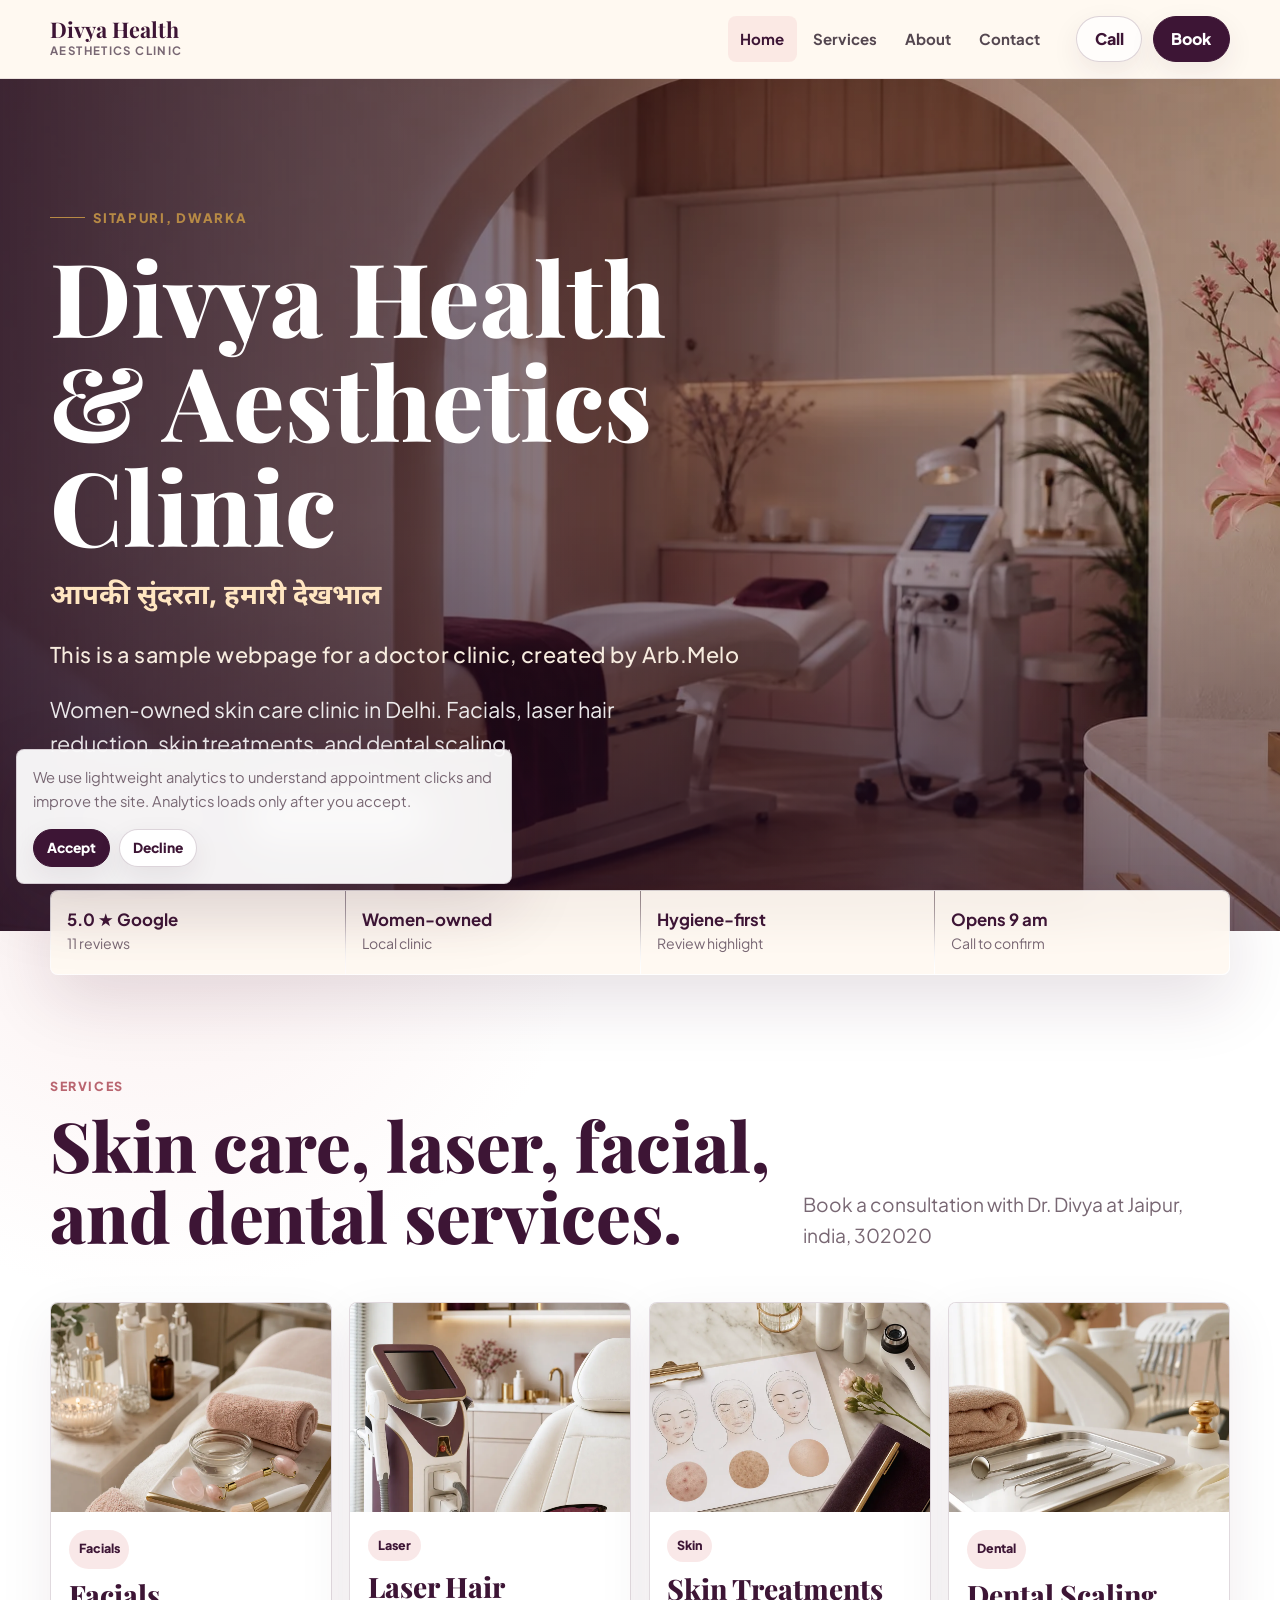
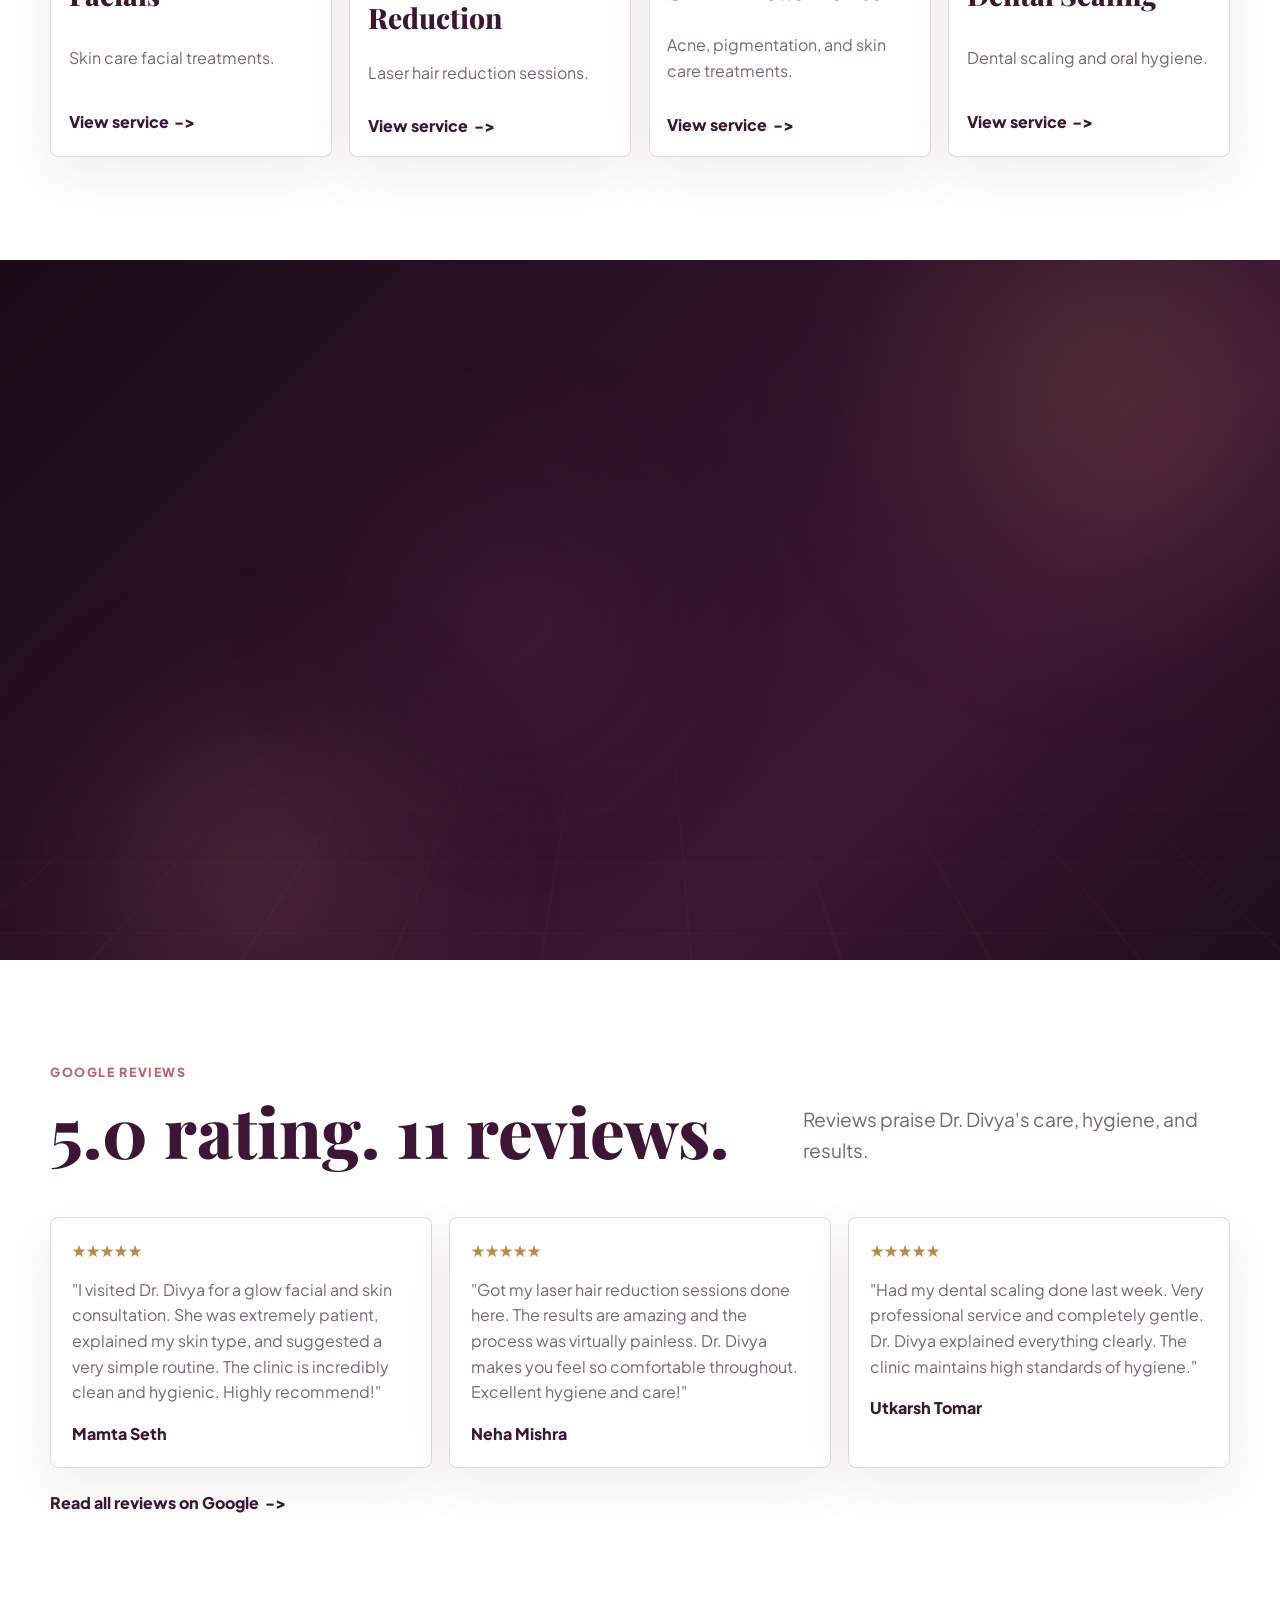
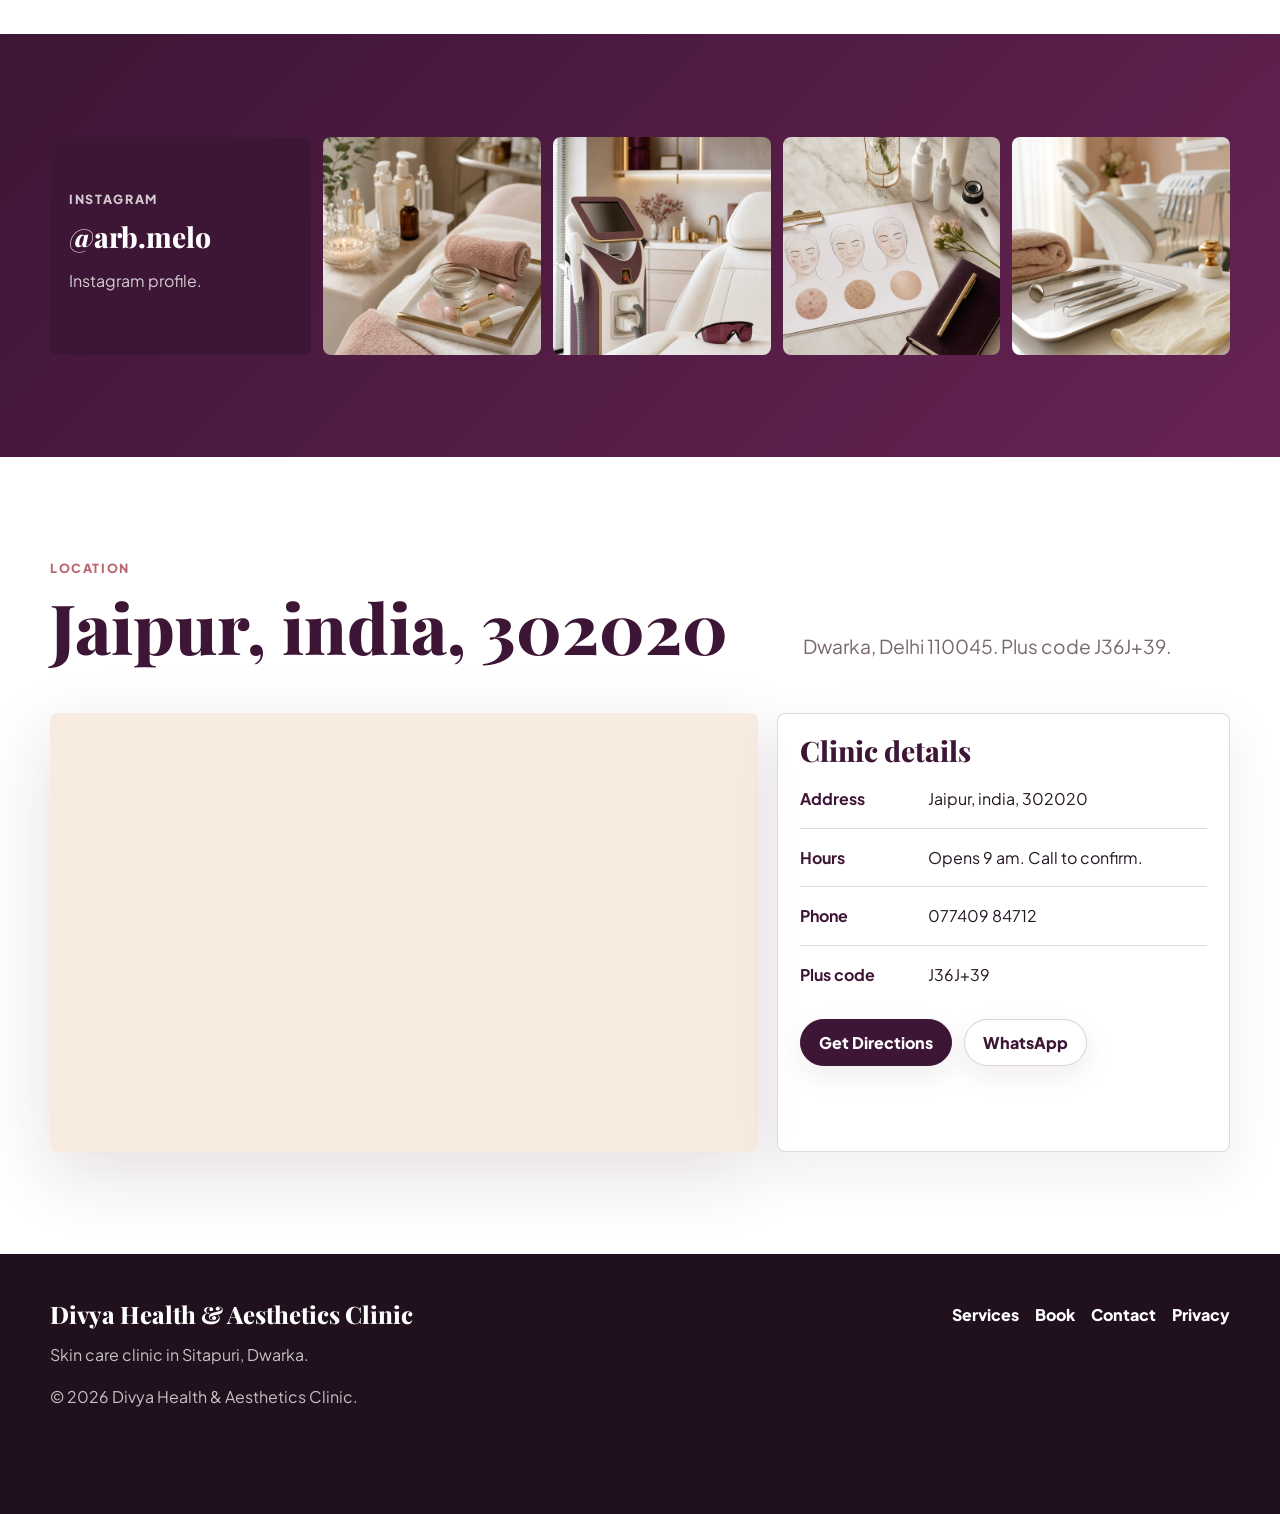
<file: index.html>
<!doctype html>
<html lang="en-IN">
  <head>
    <meta charset="utf-8">
    <meta name="viewport" content="width=device-width, initial-scale=1">
    <title>Divya Health & Aesthetics Clinic | Dwarka, Delhi</title>
    <meta name="description" content="Women-owned skin care clinic in Sitapuri, Dwarka. Services include facials, laser hair reduction, skin treatments, and dental scaling.">
    <meta name="theme-color" content="#3d1535">
    <link rel="canonical" href="https://divya-health-aesthetics.gitlab.io/">
    <meta property="og:title" content="Divya Health & Aesthetics Clinic">
    <meta property="og:description" content="Skin care, laser hair reduction, facials, and dental scaling in Sitapuri, Dwarka.">
    <meta property="og:type" content="website">
    <meta property="og:image" content="https://divya-health-aesthetics.gitlab.io/assets/clinic-hero.webp">
    <link rel="preconnect" href="https://fonts.googleapis.com">
    <link rel="preconnect" href="https://fonts.gstatic.com" crossorigin>
    <link href="https://fonts.googleapis.com/css2?family=Noto+Sans+Devanagari:wght@600;700&family=Playfair+Display:ital,wght@0,400..900;1,400..900&family=Plus+Jakarta+Sans:ital,wght@0,200..800;1,200..800&display=swap" rel="stylesheet">
    <link rel="stylesheet" href="assets/site.css">
    <script type="application/ld+json">
      {
        "@context": "https://schema.org",
        "@type": ["MedicalClinic", "LocalBusiness"],
        "name": "Divya Health & Aesthetics Clinic",
        "description": "Women-owned skin care clinic in Sitapuri, Dwarka, Delhi.",
        "image": "https://divya-health-aesthetics.gitlab.io/assets/clinic-hero.webp",
        "url": "https://divya-health-aesthetics.gitlab.io/",
        "telephone": "+91-80786-29899",
        "priceRange": "₹₹",
        "address": {
          "@type": "PostalAddress",
          "streetAddress": "Jaipur, india, 302020",
          "addressLocality": "New Delhi",
          "addressRegion": "Delhi",
          "postalCode": "110045",
          "addressCountry": "IN"
        },
        "geo": {
          "@type": "GeoCoordinates",
          "latitude": 28.609675,
          "longitude": 77.089542
        },
        "hasMap": "https://www.google.com/maps/search/?api=1&query=Divya%20Health%20%26%20Aesthetics%20Clinic%20Jaipur%20india%20302020",
        "openingHoursSpecification": [{
          "@type": "OpeningHoursSpecification",
          "dayOfWeek": ["Monday", "Tuesday", "Wednesday", "Thursday", "Friday", "Saturday", "Sunday"],
          "opens": "09:00",
          "closes": "20:00"
        }],
        "aggregateRating": {
          "@type": "AggregateRating",
          "ratingValue": "5.0",
          "reviewCount": "11"
        },
        "medicalSpecialty": ["Dermatology", "Dentistry", "Cosmetic"]
      }
    </script>
  </head>
  <body>
    <a class="skip-link" href="#main">Skip to content</a>
    <header class="site-header">
      <div class="nav-shell">
        <a class="brand" href="./index.html" aria-label="Divya Health & Aesthetics Clinic home">
          <span class="brand-mark">Divya Health</span>
          <span class="brand-sub">Aesthetics Clinic</span>
        </a>
        <button class="menu-toggle" type="button" data-menu-toggle aria-label="Open menu" aria-expanded="false">
          <span aria-hidden="true"></span>
        </button>
        <nav class="primary-nav" data-primary-nav aria-label="Primary navigation">
          <a href="./index.html" aria-current="page">Home</a>
          <a href="services/index.html">Services</a>
          <a href="about/index.html">About</a>
          <a href="contact/index.html">Contact</a>
        </nav>
        <div class="nav-actions">
          <a class="button ghost" href="tel:+917740984712" data-track="call_click" data-track-label="header">Call</a>
          <a class="button primary" href="book/index.html" data-track="book_click" data-track-label="header">Book</a>
        </div>
      </div>
    </header>

    <main id="main" class="page">
      <section class="hero">
        <div class="hero-media">
          <img src="assets/clinic-hero.webp" alt="Warm modern treatment room at Divya Health & Aesthetics Clinic" fetchpriority="high">
        </div>
        <div class="hero-inner">
          <div class="hero-copy" data-reveal>
            <span class="eyebrow">Sitapuri, Dwarka</span>
            <h1>Divya Health & Aesthetics Clinic</h1>
            <span class="hindi-line">आपकी सुंदरता, हमारी देखभाल</span>
            <p style="margin: 1.2rem 0 0; color: var(--soft-ivory); font-size: clamp(1.1rem, 2.2vw, 1.35rem); font-weight: 500; letter-spacing: 0.02em;">This is a sample webpage for a doctor clinic, created by Arb.Melo</p>
            <p class="subtitle">Women-owned skin care clinic in Delhi. Facials, laser hair reduction, skin treatments, and dental scaling.</p>
            <div class="hero-actions">
              <a class="button primary" href="book/index.html" data-track="book_click" data-track-label="hero">Book Appointment</a>
              <a class="button ghost" href="tel:+917740984712" data-track="call_click" data-track-label="hero">Call 077409 84712</a>
            </div>
          </div>
        </div>
      </section>

      <div class="hero-note" aria-label="Clinic trust highlights" data-reveal>
        <div class="trust-item">
          <strong>5.0 ★ Google</strong>
          <span>11 reviews</span>
        </div>
        <div class="trust-item">
          <strong>Women-owned</strong>
          <span>Local clinic</span>
        </div>
        <div class="trust-item">
          <strong>Hygiene-first</strong>
          <span>Review highlight</span>
        </div>
        <div class="trust-item">
          <strong>Opens 9 am</strong>
          <span>Call to confirm</span>
        </div>
      </div>

      <section class="section" id="services">
        <div class="wrap">
          <div class="section-head">
            <div data-reveal>
              <p class="section-kicker">Services</p>
              <h2>Skin care, laser, facial, and dental services.</h2>
            </div>
            <p class="lede" data-reveal>Book a consultation with Dr. Divya at Jaipur, india, 302020</p>
          </div>
          <div class="grid four">
            <article class="service-card" data-reveal>
              <img src="assets/facial-care.webp" alt="Facial care setup with clean towels and skincare tools" loading="lazy">
              <div class="service-body">
                <div class="service-meta"><span class="pill">Facials</span></div>
                <h3>Facials</h3>
                <p class="muted">Skin care facial treatments.</p>
                <a class="link-arrow" href="services/glow-facial/index.html">View service</a>
              </div>
            </article>
            <article class="service-card" data-reveal>
              <img src="assets/laser-room.webp" alt="Aesthetic laser device in a clean treatment room" loading="lazy">
              <div class="service-body">
                <div class="service-meta"><span class="pill">Laser</span></div>
                <h3>Laser Hair Reduction</h3>
                <p class="muted">Laser hair reduction sessions.</p>
                <a class="link-arrow" href="services/laser-hair-reduction/index.html">View service</a>
              </div>
            </article>
            <article class="service-card" data-reveal>
              <img src="assets/skin-consult.webp" alt="Dermatology consultation materials and skincare products" loading="lazy">
              <div class="service-body">
                <div class="service-meta"><span class="pill">Skin</span></div>
                <h3>Skin Treatments</h3>
                <p class="muted">Acne, pigmentation, and skin care treatments.</p>
                <a class="link-arrow" href="services/acne-pigmentation/index.html">View service</a>
              </div>
            </article>
            <article class="service-card" data-reveal>
              <img src="assets/dental-scaling.webp" alt="Clean dental scaling tools arranged in a clinic" loading="lazy">
              <div class="service-body">
                <div class="service-meta"><span class="pill">Dental</span></div>
                <h3>Dental Scaling</h3>
                <p class="muted">Dental scaling and oral hygiene.</p>
                <a class="link-arrow" href="services/dental-scaling/index.html">View service</a>
              </div>
            </article>
          </div>
        </div>
      </section>

      <section class="section doctor-3d-section">
        <div class="doctor-3d-bg">
          <div class="doctor-3d-orb orb-1"></div>
          <div class="doctor-3d-orb orb-2"></div>
          <div class="doctor-3d-orb orb-3"></div>
          <div class="doctor-3d-grid"></div>
        </div>
        <div class="wrap story-split">
          <div class="portrait-stack portrait-3d" data-reveal>
            <div class="portrait-frame-3d">
              <img src="assets/dr-divya.jpeg" alt="Dr. Divya, founder of Divya Health &amp; Aesthetics Clinic" loading="lazy">
            </div>
            <div class="portrait-note">
              <strong>Dr. Divya</strong>
              <p>Divya Health &amp; Aesthetics Clinic</p>
            </div>
          </div>
          <div class="story-panel" data-reveal>
            <p class="section-kicker">Doctor</p>
            <h2>Dr. Divya</h2>
            <p class="lede">Skin care clinic in Sitapuri, Dwarka. Reviews mention Dr. Divya's care, hygiene, and results.</p>
            <ul class="ticks">
              <li>Women-owned clinic.</li>
              <li>Hindi and English support.</li>
              <li>Phone: 077409 84712.</li>
            </ul>
            <div class="hero-actions">
              <a class="button primary" href="about/index.html">Know Dr. Divya</a>
              <a class="button" href="services/index.html">View all services</a>
            </div>
          </div>
        </div>
      </section>

      <section class="section">
        <div class="wrap">
          <div class="section-head">
            <div data-reveal>
              <p class="section-kicker">Google reviews</p>
              <h2>5.0 rating. 11 reviews.</h2>
            </div>
            <p class="lede" data-reveal>Reviews praise Dr. Divya's care, hygiene, and results.</p>
          </div>
          <div class="testimonials">
            <article class="testimonial" data-reveal>
              <div class="stars" aria-label="5 stars">★★★★★</div>
              <p>"I visited Dr. Divya for a glow facial and skin consultation. She was extremely patient, explained my skin type, and suggested a very simple routine. The clinic is incredibly clean and hygienic. Highly recommend!"</p>
              <cite>Mamta Seth</cite>
            </article>
            <article class="testimonial" data-reveal>
              <div class="stars" aria-label="5 stars">★★★★★</div>
              <p>"Got my laser hair reduction sessions done here. The results are amazing and the process was virtually painless. Dr. Divya makes you feel so comfortable throughout. Excellent hygiene and care!"</p>
              <cite>Neha Mishra</cite>
            </article>
            <article class="testimonial" data-reveal>
              <div class="stars" aria-label="5 stars">★★★★★</div>
              <p>"Had my dental scaling done last week. Very professional service and completely gentle. Dr. Divya explained everything clearly. The clinic maintains high standards of hygiene."</p>
              <cite>Utkarsh Tomar</cite>
            </article>
          </div>
          <p class="mt-24" data-reveal>
            <a class="link-arrow" href="https://www.google.com/maps/search/?api=1&query=Divya%20Health%20%26%20Aesthetics%20Clinic%20Jaipur%20india%20302020" data-track="reviews_click" target="_blank" rel="noopener">Read all reviews on Google</a>
          </p>
        </div>
      </section>

      <section class="section plum">
        <div class="wrap instagram-strip">
          <div class="insta-copy" data-reveal>
            <p class="section-kicker">Instagram</p>
            <h3>@arb.melo</h3>
            <p>Instagram profile.</p>
            <a class="link-arrow" href="https://www.instagram.com/arb.melo/" target="_blank" rel="noopener" data-track="instagram_click">Open Instagram</a>
          </div>
          <a class="insta-tile" href="services/glow-facial/index.html" aria-label="Facial treatments">
            <img src="assets/facial-care.webp" alt="Facial treatment tools" loading="lazy">
          </a>
          <a class="insta-tile" href="services/laser-hair-reduction/index.html" aria-label="Laser treatments">
            <img src="assets/laser-room.webp" alt="Laser treatment room" loading="lazy">
          </a>
          <a class="insta-tile" href="services/acne-pigmentation/index.html" aria-label="Skin treatments">
            <img src="assets/skin-consult.webp" alt="Skin consultation desk" loading="lazy">
          </a>
          <a class="insta-tile" href="services/dental-scaling/index.html" aria-label="Dental scaling">
            <img src="assets/dental-scaling.webp" alt="Dental scaling instruments" loading="lazy">
          </a>
        </div>
      </section>

      <section class="section" id="location">
        <div class="wrap">
          <div class="section-head">
            <div data-reveal>
              <p class="section-kicker">Location</p>
              <h2>Jaipur, india, 302020</h2>
            </div>
            <p class="lede" data-reveal>Dwarka, Delhi 110045. Plus code J36J+39.</p>
          </div>
          <div class="location-grid">
            <div class="map-frame" data-reveal>
              <iframe title="Map to Divya Health & Aesthetics Clinic" loading="lazy" referrerpolicy="no-referrer-when-downgrade" src="https://www.google.com/maps?q=Jaipur%2C%20india%2C%20302020&output=embed"></iframe>
            </div>
            <aside class="info-panel" data-reveal>
              <h3>Clinic details</h3>
              <div class="info-list">
                <div class="info-row"><strong>Address</strong><span>Jaipur, india, 302020</span></div>
                <div class="info-row"><strong>Hours</strong><span>Opens 9 am. Call to confirm.</span></div>
                <div class="info-row"><strong>Phone</strong><span><a href="tel:+917740984712" data-track="call_click" data-track-label="location">077409 84712</a></span></div>
                <div class="info-row"><strong>Plus code</strong><span>J36J+39</span></div>
              </div>
              <div class="hero-actions">
                <a class="button primary" href="https://www.google.com/maps/dir/?api=1&destination=Jaipur%2C%20india%2C%20302020" target="_blank" rel="noopener" data-track="directions_click">Get Directions</a>
                <a class="button" href="https://wa.me/917740984712" data-track="whatsapp_click" data-track-label="location">WhatsApp</a>
              </div>
            </aside>
          </div>
        </div>
      </section>
    </main>

    <footer class="footer">
      <div class="footer-inner">
        <div>
          <h2>Divya Health & Aesthetics Clinic</h2>
          <p>Skin care clinic in Sitapuri, Dwarka.</p>
          <p>© <span data-year></span> Divya Health & Aesthetics Clinic.</p>
        </div>
        <div class="footer-links" aria-label="Footer navigation">
          <a href="services/index.html">Services</a>
          <a href="book/index.html">Book</a>
          <a href="contact/index.html">Contact</a>
          <a href="privacy/index.html">Privacy</a>
        </div>
      </div>
    </footer>

    <nav class="mobile-bar" aria-label="Quick actions">
      <a href="tel:+917740984712" data-track="call_click" data-track-label="mobile_bar">Call</a>
      <a href="https://wa.me/917740984712" data-track="whatsapp_click" data-track-label="mobile_bar">WhatsApp</a>
      <a href="book/index.html" data-track="book_click" data-track-label="mobile_bar">Book</a>
    </nav>

    <div class="cookie-banner" data-cookie-banner role="dialog" aria-live="polite" aria-label="Analytics consent">
      <p>We use lightweight analytics to understand appointment clicks and improve the site. Analytics loads only after you accept.</p>
      <div class="cookie-actions">
        <button class="button primary small" type="button" data-cookie-accept>Accept</button>
        <button class="button small" type="button" data-cookie-decline>Decline</button>
      </div>
    </div>

    <script src="assets/config.js" defer></script>
    <script src="assets/app.js" defer></script>
  </body>
</html>
</file>
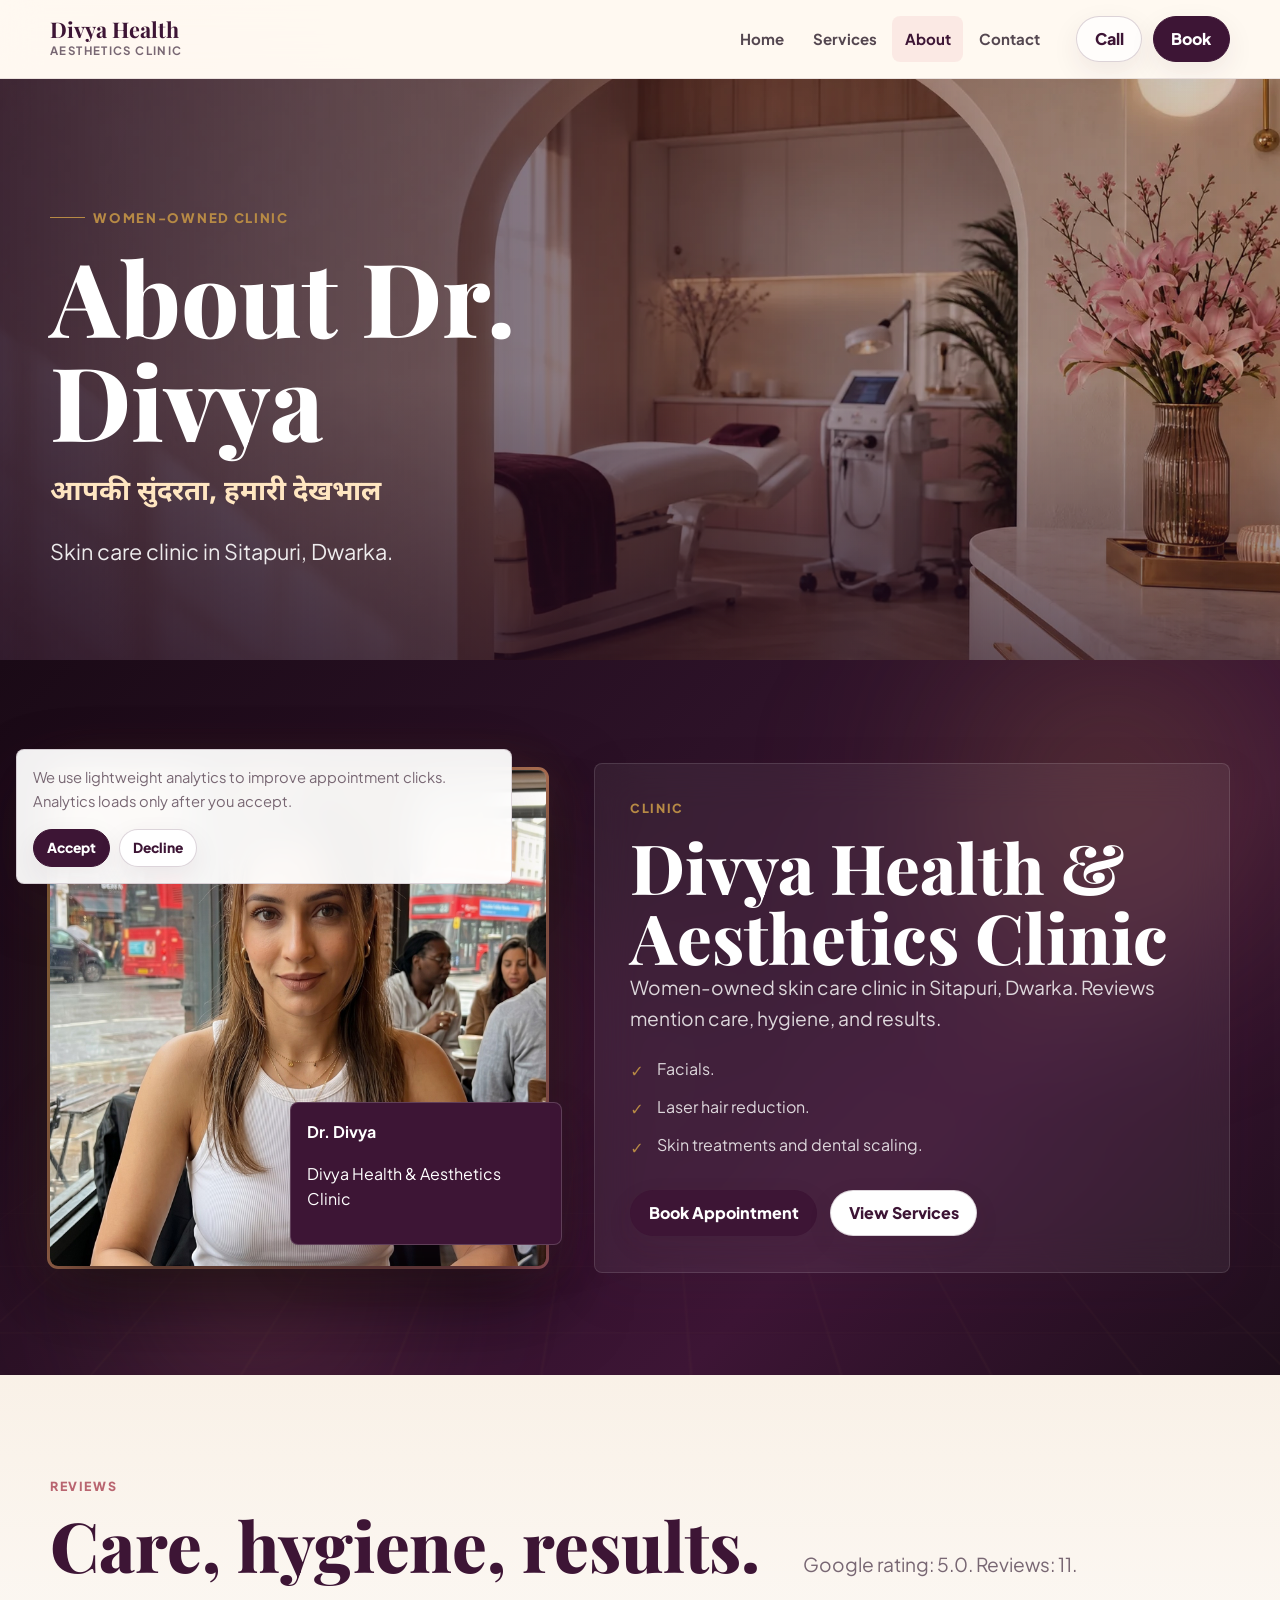
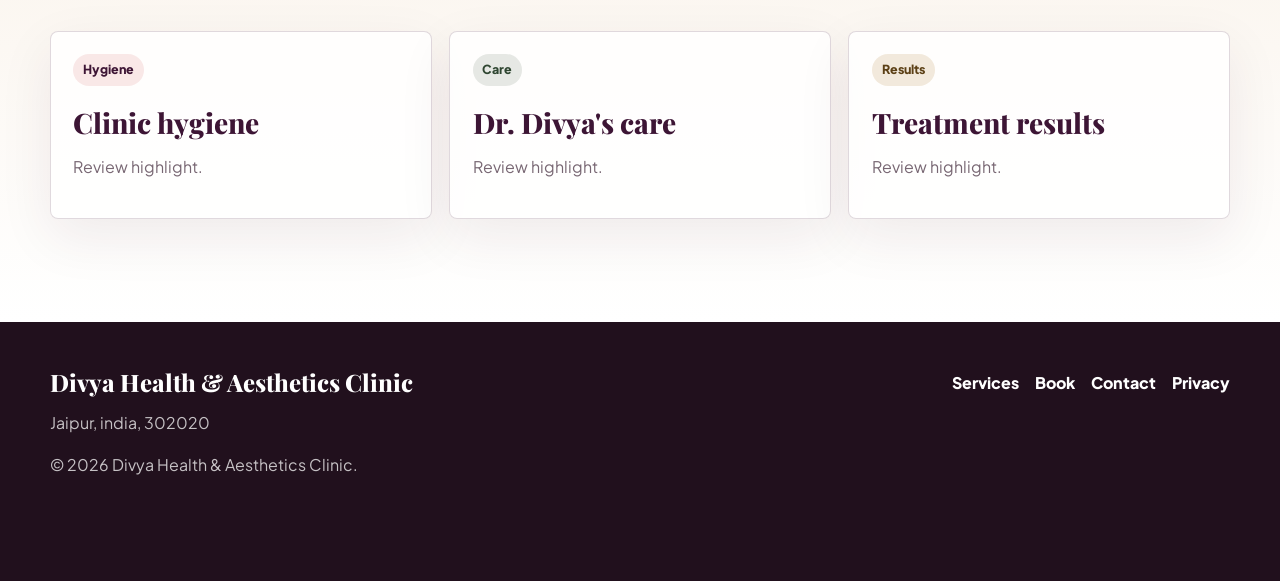
<file: about/index.html>
<!doctype html>
<html lang="en-IN">
  <head>
    <meta charset="utf-8">
    <meta name="viewport" content="width=device-width, initial-scale=1">
    <title>About Dr. Divya | Divya Health & Aesthetics Clinic Dwarka</title>
    <meta name="description" content="About Dr. Divya and Divya Health & Aesthetics Clinic, a women-owned skin care clinic in Sitapuri, Dwarka.">
    <meta name="theme-color" content="#3d1535">
    <link rel="canonical" href="https://divya-health-aesthetics.gitlab.io/about/">
    <link rel="preconnect" href="https://fonts.googleapis.com">
    <link rel="preconnect" href="https://fonts.gstatic.com" crossorigin>
    <link href="https://fonts.googleapis.com/css2?family=Noto+Sans+Devanagari:wght@600;700&family=Playfair+Display:ital,wght@0,400..900;1,400..900&family=Plus+Jakarta+Sans:ital,wght@0,200..800;1,200..800&display=swap" rel="stylesheet">
    <link rel="stylesheet" href="../assets/site.css">
  </head>
  <body>
    <a class="skip-link" href="#main">Skip to content</a>
    <header class="site-header">
      <div class="nav-shell">
        <a class="brand" href="../index.html" aria-label="Divya Health & Aesthetics Clinic home">
          <span class="brand-mark">Divya Health</span>
          <span class="brand-sub">Aesthetics Clinic</span>
        </a>
        <button class="menu-toggle" type="button" data-menu-toggle aria-label="Open menu" aria-expanded="false"><span aria-hidden="true"></span></button>
        <nav class="primary-nav" data-primary-nav aria-label="Primary navigation">
          <a href="../index.html">Home</a>
          <a href="../services/index.html">Services</a>
          <a href="./index.html" aria-current="page">About</a>
          <a href="../contact/index.html">Contact</a>
        </nav>
        <div class="nav-actions">
          <a class="button ghost" href="tel:+917740984712" data-track="call_click" data-track-label="header">Call</a>
          <a class="button primary" href="../book/index.html" data-track="book_click" data-track-label="header">Book</a>
        </div>
      </div>
    </header>

    <main id="main" class="page">
      <section class="hero compact">
        <div class="hero-media">
          <img src="../assets/clinic-hero.webp" alt="Warm clinic interior for skin and aesthetic treatments" fetchpriority="high">
        </div>
        <div class="hero-inner">
          <div class="hero-copy" data-reveal>
            <span class="eyebrow">Women-owned clinic</span>
            <h1>About Dr. Divya</h1>
            <span class="hindi-line">आपकी सुंदरता, हमारी देखभाल</span>
            <p class="subtitle">Skin care clinic in Sitapuri, Dwarka.</p>
          </div>
        </div>
      </section>

      <section class="section doctor-3d-section">
        <div class="doctor-3d-bg">
          <div class="doctor-3d-orb orb-1"></div>
          <div class="doctor-3d-orb orb-2"></div>
          <div class="doctor-3d-orb orb-3"></div>
          <div class="doctor-3d-grid"></div>
        </div>
        <div class="wrap story-split">
          <div class="portrait-stack portrait-3d" data-reveal>
            <div class="portrait-frame-3d">
              <img src="../assets/dr-divya.jpeg" alt="Dr. Divya, founder of Divya Health &amp; Aesthetics Clinic" loading="lazy">
            </div>
            <div class="portrait-note">
              <strong>Dr. Divya</strong>
              <p>Divya Health &amp; Aesthetics Clinic</p>
            </div>
          </div>
          <div class="story-panel" data-reveal>
            <p class="section-kicker">Clinic</p>
            <h2>Divya Health &amp; Aesthetics Clinic</h2>
            <p class="lede">Women-owned skin care clinic in Sitapuri, Dwarka. Reviews mention care, hygiene, and results.</p>
            <ul class="ticks">
              <li>Facials.</li>
              <li>Laser hair reduction.</li>
              <li>Skin treatments and dental scaling.</li>
            </ul>
            <div class="hero-actions">
              <a class="button primary" href="../book/index.html" data-track="book_click" data-track-label="about_story">Book Appointment</a>
              <a class="button" href="../services/index.html">View Services</a>
            </div>
          </div>
        </div>
      </section>

      <section class="section tint">
        <div class="wrap">
          <div class="section-head">
            <div data-reveal>
              <p class="section-kicker">Reviews</p>
              <h2>Care, hygiene, results.</h2>
            </div>
            <p class="lede" data-reveal>Google rating: 5.0. Reviews: 11.</p>
          </div>
          <div class="grid three">
            <article class="info-panel" data-reveal>
              <span class="pill">Hygiene</span>
              <h3 class="mt-24">Clinic hygiene</h3>
              <p class="muted">Review highlight.</p>
            </article>
            <article class="info-panel" data-reveal>
              <span class="pill sage">Care</span>
              <h3 class="mt-24">Dr. Divya's care</h3>
              <p class="muted">Review highlight.</p>
            </article>
            <article class="info-panel" data-reveal>
              <span class="pill gold">Results</span>
              <h3 class="mt-24">Treatment results</h3>
              <p class="muted">Review highlight.</p>
            </article>
          </div>
        </div>
      </section>
    </main>

    <footer class="footer">
      <div class="footer-inner">
        <div>
          <h2>Divya Health & Aesthetics Clinic</h2>
          <p>Jaipur, india, 302020</p>
          <p>© <span data-year></span> Divya Health & Aesthetics Clinic.</p>
        </div>
        <div class="footer-links">
          <a href="../services/index.html">Services</a>
          <a href="../book/index.html">Book</a>
          <a href="../contact/index.html">Contact</a>
          <a href="../privacy/index.html">Privacy</a>
        </div>
      </div>
    </footer>

    <nav class="mobile-bar" aria-label="Quick actions">
      <a href="tel:+917740984712" data-track="call_click" data-track-label="mobile_bar">Call</a>
      <a href="https://wa.me/917740984712" data-track="whatsapp_click" data-track-label="mobile_bar">WhatsApp</a>
      <a href="../book/index.html" data-track="book_click" data-track-label="mobile_bar">Book</a>
    </nav>
    <div class="cookie-banner" data-cookie-banner role="dialog" aria-live="polite" aria-label="Analytics consent">
      <p>We use lightweight analytics to improve appointment clicks. Analytics loads only after you accept.</p>
      <div class="cookie-actions">
        <button class="button primary small" type="button" data-cookie-accept>Accept</button>
        <button class="button small" type="button" data-cookie-decline>Decline</button>
      </div>
    </div>
    <script src="../assets/config.js" defer></script>
    <script src="../assets/app.js" defer></script>
  </body>
</html>
</file>
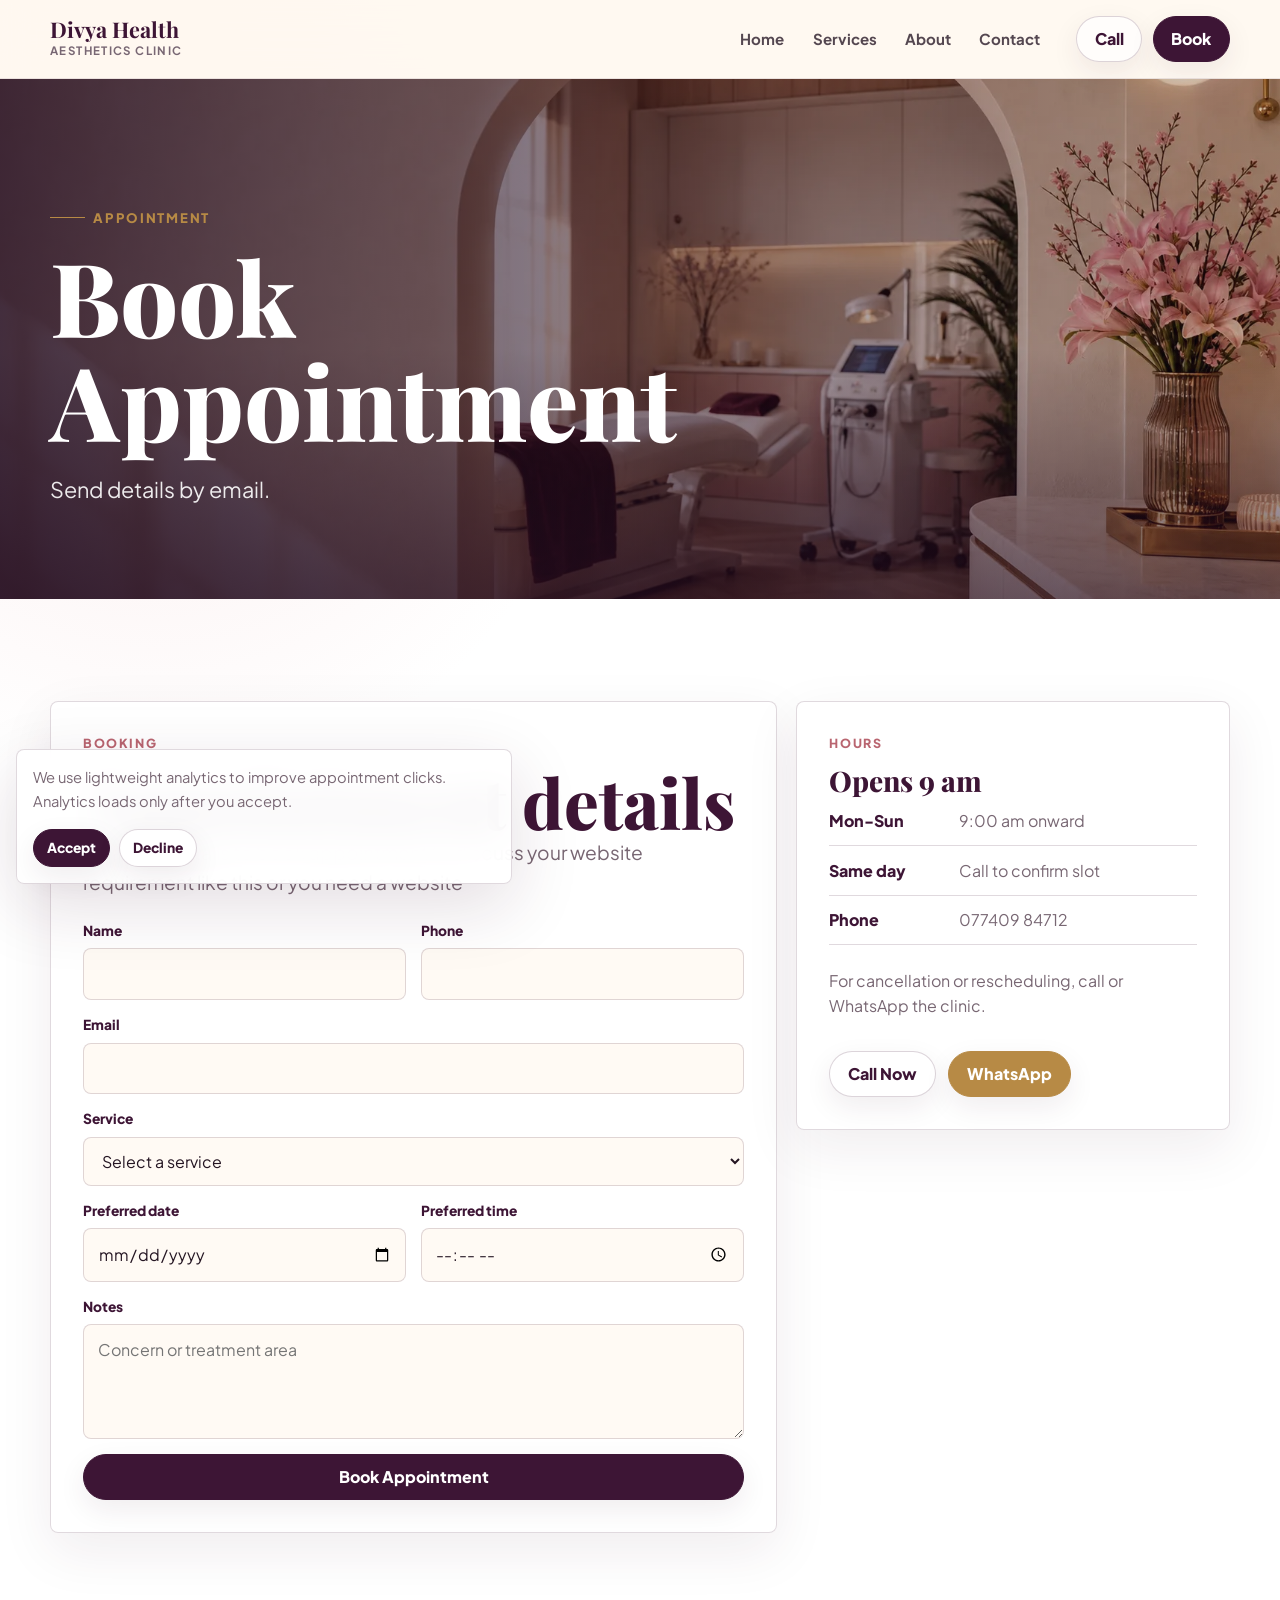
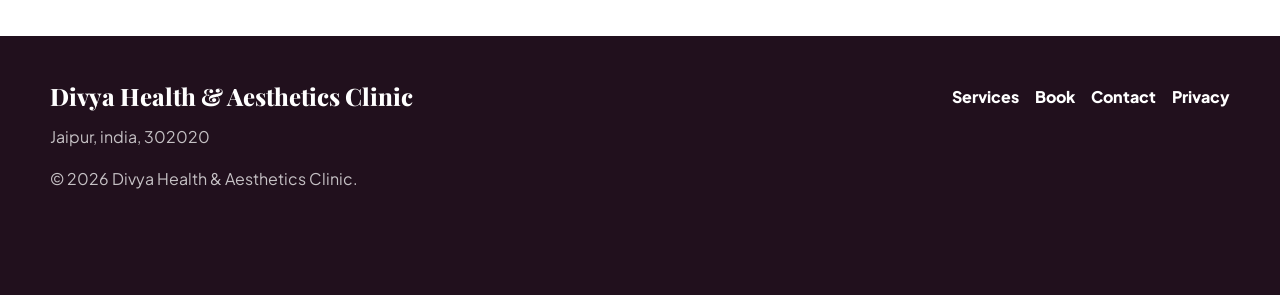
<file: book/index.html>
<!doctype html>
<html lang="en-IN">
  <head>
    <meta charset="utf-8">
    <meta name="viewport" content="width=device-width, initial-scale=1">
    <title>Book Appointment | Divya Health & Aesthetics Clinic Dwarka</title>
    <meta name="description" content="Book a facial, laser hair reduction, skin treatment, anti-aging, or dental scaling appointment in Sitapuri, Dwarka.">
    <meta name="theme-color" content="#3d1535">
    <link rel="canonical" href="https://divya-health-aesthetics.gitlab.io/book/">
    <link rel="preconnect" href="https://fonts.googleapis.com">
    <link rel="preconnect" href="https://fonts.gstatic.com" crossorigin>
    <link href="https://fonts.googleapis.com/css2?family=Noto+Sans+Devanagari:wght@600;700&family=Playfair+Display:ital,wght@0,400..900;1,400..900&family=Plus+Jakarta+Sans:ital,wght@0,200..800;1,200..800&display=swap" rel="stylesheet">
    <link rel="stylesheet" href="../assets/site.css">
  </head>
  <body>
    <a class="skip-link" href="#main">Skip to content</a>
    <header class="site-header">
      <div class="nav-shell">
        <a class="brand" href="../index.html" aria-label="Divya Health & Aesthetics Clinic home">
          <span class="brand-mark">Divya Health</span>
          <span class="brand-sub">Aesthetics Clinic</span>
        </a>
        <button class="menu-toggle" type="button" data-menu-toggle aria-label="Open menu" aria-expanded="false"><span aria-hidden="true"></span></button>
        <nav class="primary-nav" data-primary-nav aria-label="Primary navigation">
          <a href="../index.html">Home</a>
          <a href="../services/index.html">Services</a>
          <a href="../about/index.html">About</a>
          <a href="../contact/index.html">Contact</a>
        </nav>
        <div class="nav-actions">
          <a class="button ghost" href="tel:+917740984712" data-track="call_click" data-track-label="header">Call</a>
          <a class="button primary" href="./index.html" aria-current="page" data-track="book_click" data-track-label="header">Book</a>
        </div>
      </div>
    </header>

    <main id="main" class="page">
      <section class="hero compact">
        <div class="hero-media">
          <img src="../assets/clinic-hero.webp" alt="Warm clean clinic room for skin and aesthetic appointments" fetchpriority="high">
        </div>
        <div class="hero-inner">
          <div class="hero-copy" data-reveal>
            <span class="eyebrow">Appointment</span>
            <h1>Book Appointment</h1>
            <p class="subtitle">Send details by email.</p>
          </div>
        </div>
      </section>

      <section class="section">
        <div class="wrap booking-grid">
          <div class="booking-panel" data-reveal>
            <p class="section-kicker">Booking</p>
            <h2>Appointment details</h2>
            <p class="lede"> Please fill details to book appointment to discuss your website requirement like this or you need a website</p>
            <div class="booking-success" id="booking-success" style="display: none; padding: 2.5rem 1rem; text-align: center;">
              <div style="font-size: 4rem; color: var(--gold); margin-bottom: 1.2rem; line-height: 1;">✓</div>
              <h3 style="color: var(--plum); font-family: 'Playfair Display', serif; font-size: 1.9rem; margin-bottom: 0.8rem; font-weight: 800;">Your appointment is booked!</h3>
              <p style="color: var(--muted); font-size: 1.05rem; max-width: 440px; margin: 0 auto; line-height: 1.6;">We have received your details. All information has been sent to <strong style="color: var(--plum);">arbmeloind@gmail.com</strong>. We will contact you shortly to confirm your slot.</p>
            </div>
            <form class="form-grid mt-24" data-booking-form>
              <div class="field">
                <label for="name">Name</label>
                <input id="name" name="name" autocomplete="name" required>
              </div>
              <div class="field">
                <label for="phone">Phone</label>
                <input id="phone" name="phone" inputmode="tel" autocomplete="tel" required>
              </div>
              <div class="field full">
                <label for="email">Email</label>
                <input id="email" name="email" type="email" autocomplete="email">
              </div>
              <div class="field full">
                <label for="service">Service</label>
                <select id="service" name="service" required>
                  <option value="">Select a service</option>
                  <option>Facials</option>
                  <option>Laser Hair Reduction</option>
                  <option>Acne & Pigmentation Care</option>
                  <option>Anti-aging Care</option>
                  <option>Dental Scaling</option>
                  <option>General Consultation</option>
                </select>
              </div>
              <div class="field">
                <label for="date">Preferred date</label>
                <input id="date" name="date" type="date">
              </div>
              <div class="field">
                <label for="time">Preferred time</label>
                <input id="time" name="time" type="time">
              </div>
              <div class="field full">
                <label for="notes">Notes</label>
                <textarea id="notes" name="notes" placeholder="Concern or treatment area"></textarea>
              </div>
              <div class="honeypot" aria-hidden="true">
                <label for="website">Website</label>
                <input id="website" name="website" tabindex="-1" autocomplete="off">
              </div>
              <div class="field full">
                <button class="button primary" type="submit" data-track="email_click" data-track-label="booking_form">Book Appointment</button>
              </div>
            </form>
          </div>

          <aside class="booking-panel" data-reveal>
            <p class="section-kicker">Hours</p>
            <h3>Opens 9 am</h3>
            <table class="hours-table" aria-label="Clinic hours">
              <tbody>
                <tr><th>Mon-Sun</th><td>9:00 am onward</td></tr>
                <tr><th>Same day</th><td>Call to confirm slot</td></tr>
                <tr><th>Phone</th><td><a href="tel:+917740984712" data-track="call_click" data-track-label="booking_hours">077409 84712</a></td></tr>
              </tbody>
            </table>
            <p class="muted mt-24">For cancellation or rescheduling, call or WhatsApp the clinic.</p>
            <div class="hero-actions">
              <a class="button" href="tel:+917740984712" data-track="call_click" data-track-label="booking_side">Call Now</a>
              <a class="button gold" href="https://wa.me/917740984712" data-track="whatsapp_click" data-track-label="booking_side">WhatsApp</a>
            </div>
          </aside>
        </div>
      </section>

      <iframe class="booking-frame" data-booking-frame hidden title="Online booking calendar"></iframe>
    </main>

    <footer class="footer">
      <div class="footer-inner">
        <div>
          <h2>Divya Health & Aesthetics Clinic</h2>
          <p>Jaipur, india, 302020</p>
          <p>© <span data-year></span> Divya Health & Aesthetics Clinic.</p>
        </div>
        <div class="footer-links">
          <a href="../services/index.html">Services</a>
          <a href="./index.html">Book</a>
          <a href="../contact/index.html">Contact</a>
          <a href="../privacy/index.html">Privacy</a>
        </div>
      </div>
    </footer>

    <nav class="mobile-bar" aria-label="Quick actions">
      <a href="tel:+917740984712" data-track="call_click" data-track-label="mobile_bar">Call</a>
      <a href="https://wa.me/917740984712" data-track="whatsapp_click" data-track-label="mobile_bar">WhatsApp</a>
      <a href="./index.html" data-track="book_click" data-track-label="mobile_bar">Book</a>
    </nav>

    <div class="cookie-banner" data-cookie-banner role="dialog" aria-live="polite" aria-label="Analytics consent">
      <p>We use lightweight analytics to improve appointment clicks. Analytics loads only after you accept.</p>
      <div class="cookie-actions">
        <button class="button primary small" type="button" data-cookie-accept>Accept</button>
        <button class="button small" type="button" data-cookie-decline>Decline</button>
      </div>
    </div>
    <script src="../assets/config.js" defer></script>
    <script src="../assets/app.js" defer></script>
  </body>
</html>
</file>
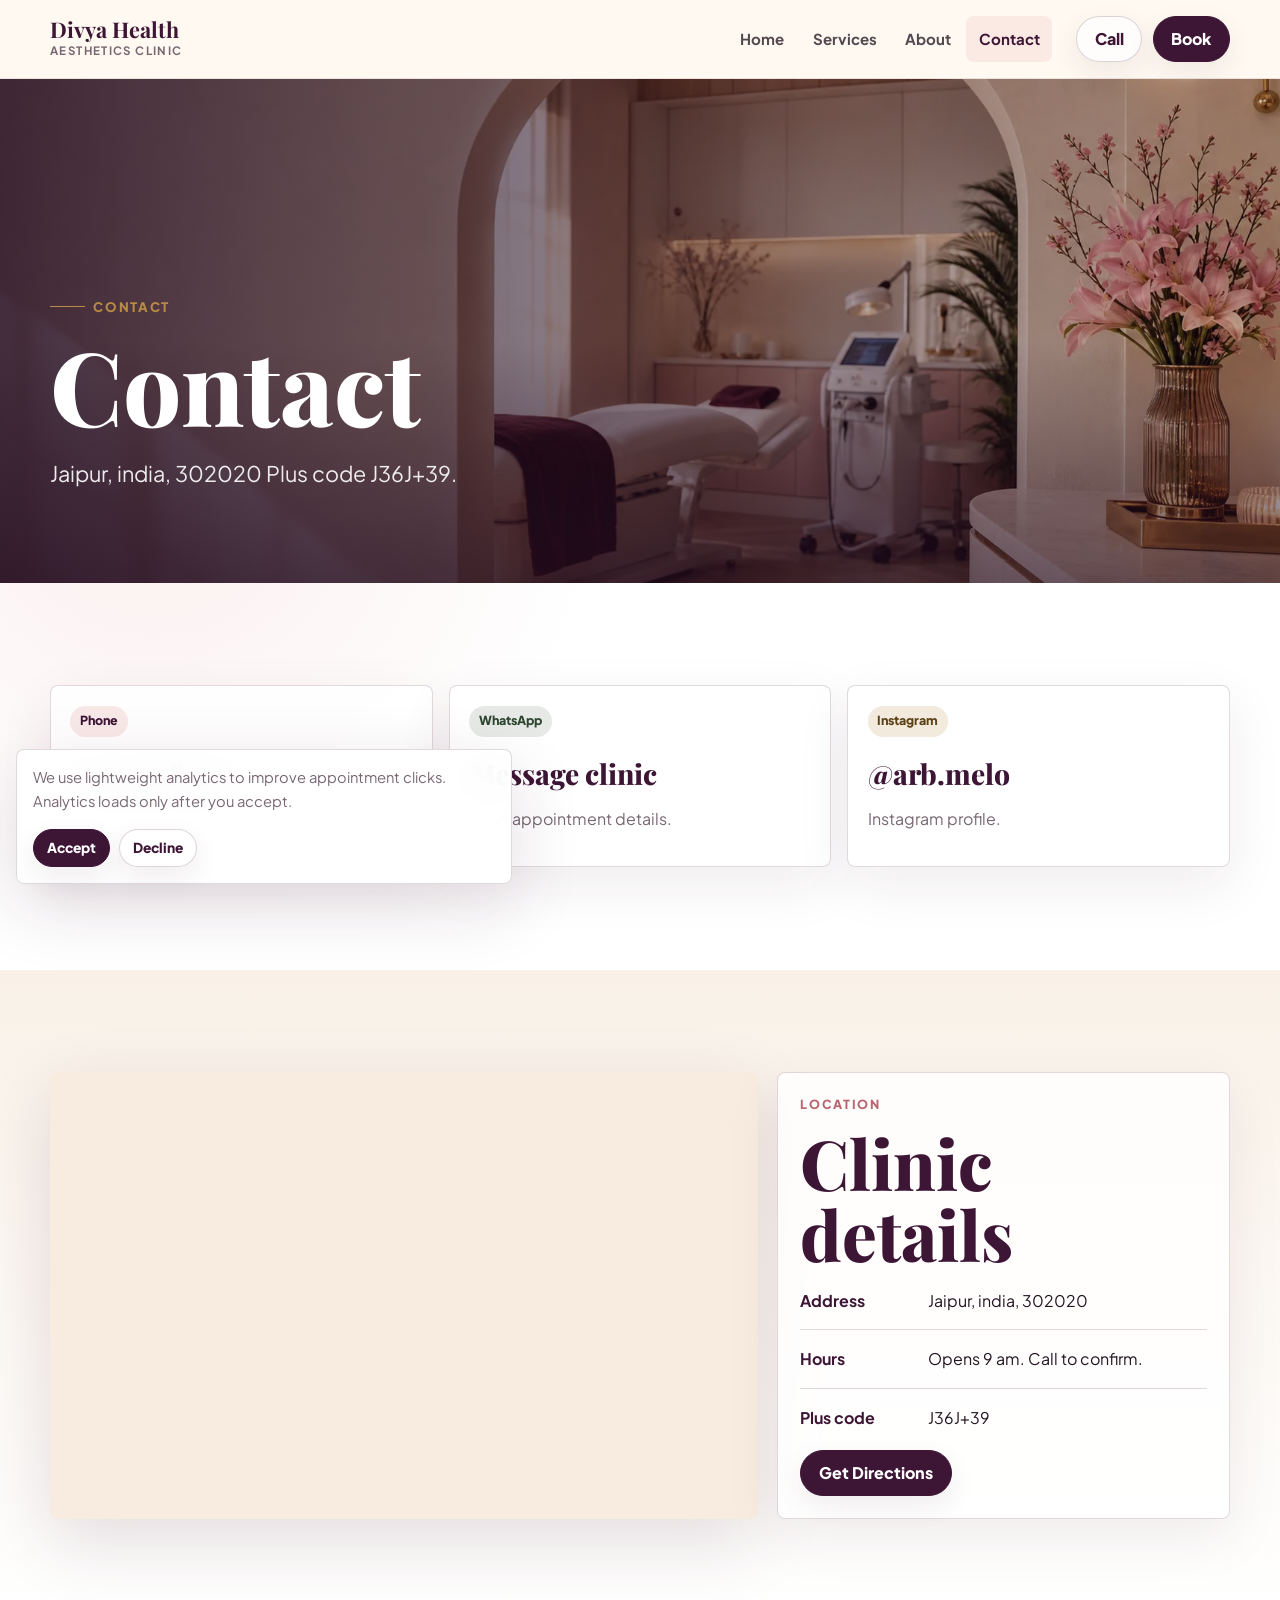
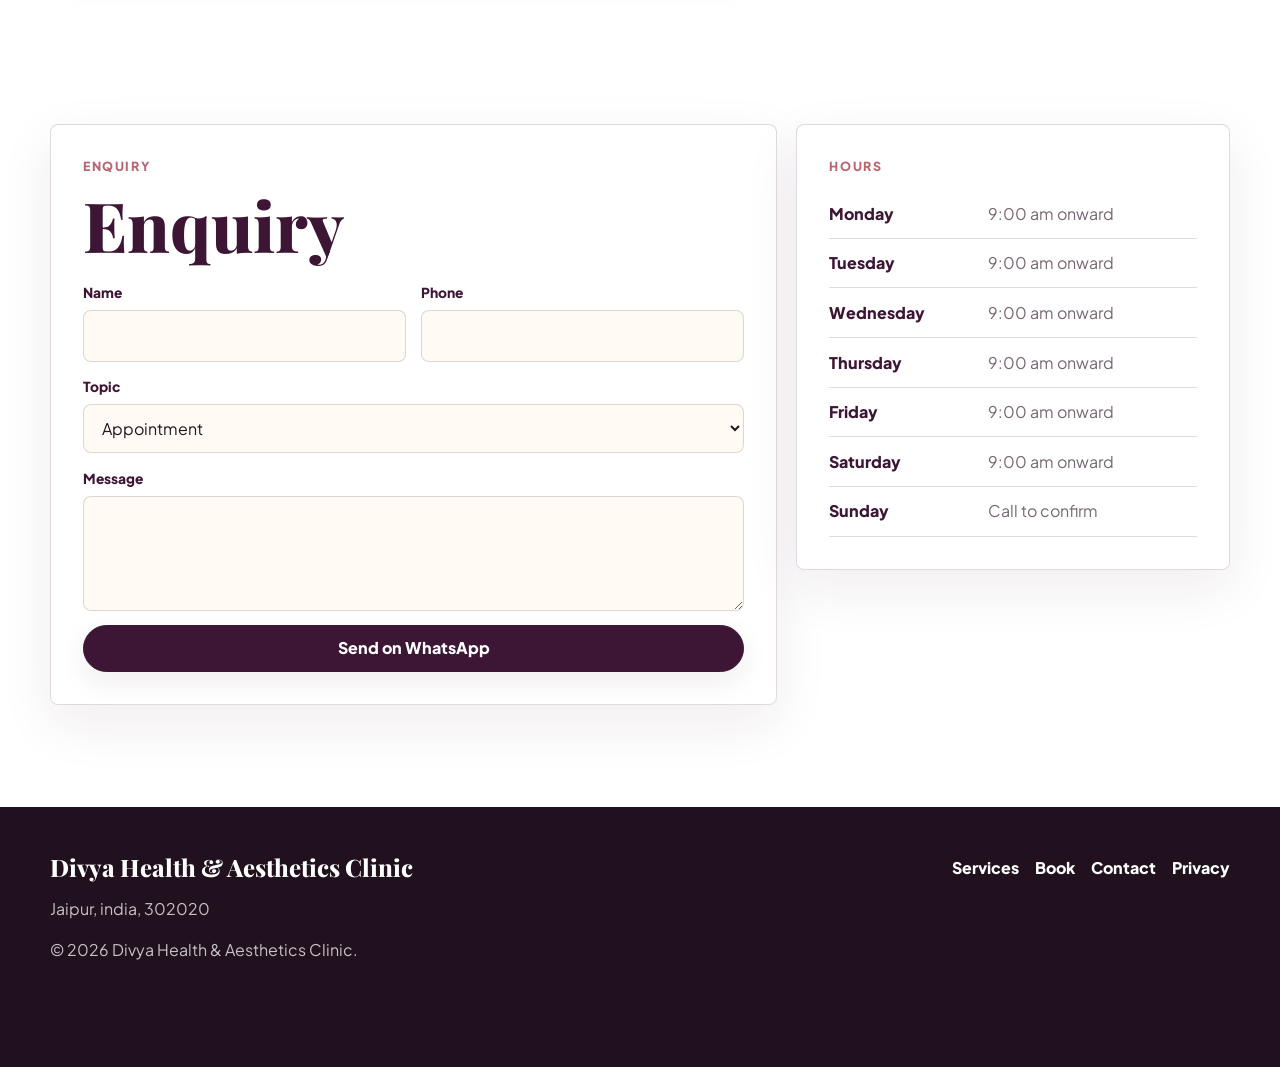
<file: contact/index.html>
<!doctype html>
<html lang="en-IN">
  <head>
    <meta charset="utf-8">
    <meta name="viewport" content="width=device-width, initial-scale=1">
    <title>Contact Divya Health & Aesthetics Clinic | Sitapuri, Dwarka</title>
    <meta name="description" content="Contact Divya Health & Aesthetics Clinic at Jaipur, india, 302020">
    <meta name="theme-color" content="#3d1535">
    <link rel="canonical" href="https://divya-health-aesthetics.gitlab.io/contact/">
    <link rel="preconnect" href="https://fonts.googleapis.com">
    <link rel="preconnect" href="https://fonts.gstatic.com" crossorigin>
    <link href="https://fonts.googleapis.com/css2?family=Noto+Sans+Devanagari:wght@600;700&family=Playfair+Display:ital,wght@0,400..900;1,400..900&family=Plus+Jakarta+Sans:ital,wght@0,200..800;1,200..800&display=swap" rel="stylesheet">
    <link rel="stylesheet" href="../assets/site.css">
  </head>
  <body>
    <a class="skip-link" href="#main">Skip to content</a>
    <header class="site-header">
      <div class="nav-shell">
        <a class="brand" href="../index.html" aria-label="Divya Health & Aesthetics Clinic home">
          <span class="brand-mark">Divya Health</span>
          <span class="brand-sub">Aesthetics Clinic</span>
        </a>
        <button class="menu-toggle" type="button" data-menu-toggle aria-label="Open menu" aria-expanded="false"><span aria-hidden="true"></span></button>
        <nav class="primary-nav" data-primary-nav aria-label="Primary navigation">
          <a href="../index.html">Home</a>
          <a href="../services/index.html">Services</a>
          <a href="../about/index.html">About</a>
          <a href="./index.html" aria-current="page">Contact</a>
        </nav>
        <div class="nav-actions">
          <a class="button ghost" href="tel:+917740984712" data-track="call_click" data-track-label="header">Call</a>
          <a class="button primary" href="../book/index.html" data-track="book_click" data-track-label="header">Book</a>
        </div>
      </div>
    </header>

    <main id="main" class="page">
      <section class="hero compact">
        <div class="hero-media">
          <img src="../assets/clinic-hero.webp" alt="Divya Health clinic interior" fetchpriority="high">
        </div>
        <div class="hero-inner">
          <div class="hero-copy" data-reveal>
            <span class="eyebrow">Contact</span>
            <h1>Contact</h1>
            <p class="subtitle">Jaipur, india, 302020 Plus code J36J+39.</p>
          </div>
        </div>
      </section>

      <section class="section">
        <div class="wrap">
          <div class="contact-tiles">
            <article class="contact-tile" data-reveal>
              <span class="pill">Phone</span>
              <h3 class="mt-24"><a href="tel:+917740984712" data-track="call_click" data-track-label="contact_tile">077409 84712</a></h3>
              <p class="muted">Call for appointments.</p>
            </article>
            <article class="contact-tile" data-reveal>
              <span class="pill sage">WhatsApp</span>
              <h3 class="mt-24"><a href="https://wa.me/917740984712" data-track="whatsapp_click" data-track-label="contact_tile">Message clinic</a></h3>
              <p class="muted">Send appointment details.</p>
            </article>
            <article class="contact-tile" data-reveal>
              <span class="pill gold">Instagram</span>
              <h3 class="mt-24"><a href="https://www.instagram.com/arb.melo/" target="_blank" rel="noopener" data-track="instagram_click">@arb.melo</a></h3>
              <p class="muted">Instagram profile.</p>
            </article>
          </div>
        </div>
      </section>

      <section class="section tint">
        <div class="wrap location-grid">
          <div class="map-frame" data-reveal>
            <iframe title="Map to Divya Health & Aesthetics Clinic" loading="lazy" referrerpolicy="no-referrer-when-downgrade" src="https://www.google.com/maps?q=Jaipur%2C%20india%2C%20302020&output=embed"></iframe>
          </div>
          <aside class="info-panel" data-reveal>
            <p class="section-kicker">Location</p>
            <h2>Clinic details</h2>
            <div class="info-list">
              <div class="info-row"><strong>Address</strong><span>Jaipur, india, 302020</span></div>
              <div class="info-row"><strong>Hours</strong><span>Opens 9 am. Call to confirm.</span></div>
              <div class="info-row"><strong>Plus code</strong><span>J36J+39</span></div>
            </div>
            <a class="button primary" href="https://www.google.com/maps/dir/?api=1&destination=Jaipur%2C%20india%2C%20302020" target="_blank" rel="noopener" data-track="directions_click">Get Directions</a>
          </aside>
        </div>
      </section>

      <section class="section">
        <div class="wrap booking-grid">
          <div class="booking-panel" data-reveal>
            <p class="section-kicker">Enquiry</p>
            <h2>Enquiry</h2>
            <form class="form-grid mt-24" data-contact-form>
              <div class="field">
                <label for="name">Name</label>
                <input id="name" name="name" autocomplete="name" required>
              </div>
              <div class="field">
                <label for="phone">Phone</label>
                <input id="phone" name="phone" inputmode="tel" autocomplete="tel" required>
              </div>
              <div class="field full">
                <label for="topic">Topic</label>
                <select id="topic" name="topic">
                  <option>Appointment</option>
                  <option>Skin treatment</option>
                  <option>Laser hair reduction</option>
                  <option>Facial</option>
                  <option>Dental scaling</option>
                </select>
              </div>
              <div class="field full">
                <label for="message">Message</label>
                <textarea id="message" name="message" required></textarea>
              </div>
              <div class="honeypot" aria-hidden="true">
                <label for="website">Website</label>
                <input id="website" name="website" tabindex="-1" autocomplete="off">
              </div>
              <div class="field full">
                <button class="button primary" type="submit" data-track="whatsapp_click" data-track-label="contact_form">Send on WhatsApp</button>
              </div>
            </form>
          </div>
          <aside class="booking-panel" data-reveal>
            <p class="section-kicker">Hours</p>
            <table class="hours-table" aria-label="Clinic hours">
              <tbody>
                <tr><th>Monday</th><td>9:00 am onward</td></tr>
                <tr><th>Tuesday</th><td>9:00 am onward</td></tr>
                <tr><th>Wednesday</th><td>9:00 am onward</td></tr>
                <tr><th>Thursday</th><td>9:00 am onward</td></tr>
                <tr><th>Friday</th><td>9:00 am onward</td></tr>
                <tr><th>Saturday</th><td>9:00 am onward</td></tr>
                <tr><th>Sunday</th><td>Call to confirm</td></tr>
              </tbody>
            </table>
          </aside>
        </div>
      </section>
    </main>

    <footer class="footer">
      <div class="footer-inner">
        <div>
          <h2>Divya Health & Aesthetics Clinic</h2>
          <p>Jaipur, india, 302020</p>
          <p>© <span data-year></span> Divya Health & Aesthetics Clinic.</p>
        </div>
        <div class="footer-links">
          <a href="../services/index.html">Services</a>
          <a href="../book/index.html">Book</a>
          <a href="./index.html">Contact</a>
          <a href="../privacy/index.html">Privacy</a>
        </div>
      </div>
    </footer>

    <nav class="mobile-bar" aria-label="Quick actions">
      <a href="tel:+917740984712" data-track="call_click" data-track-label="mobile_bar">Call</a>
      <a href="https://wa.me/917740984712" data-track="whatsapp_click" data-track-label="mobile_bar">WhatsApp</a>
      <a href="../book/index.html" data-track="book_click" data-track-label="mobile_bar">Book</a>
    </nav>
    <div class="cookie-banner" data-cookie-banner role="dialog" aria-live="polite" aria-label="Analytics consent">
      <p>We use lightweight analytics to improve appointment clicks. Analytics loads only after you accept.</p>
      <div class="cookie-actions">
        <button class="button primary small" type="button" data-cookie-accept>Accept</button>
        <button class="button small" type="button" data-cookie-decline>Decline</button>
      </div>
    </div>
    <script src="../assets/config.js" defer></script>
    <script src="../assets/app.js" defer></script>
  </body>
</html>
</file>
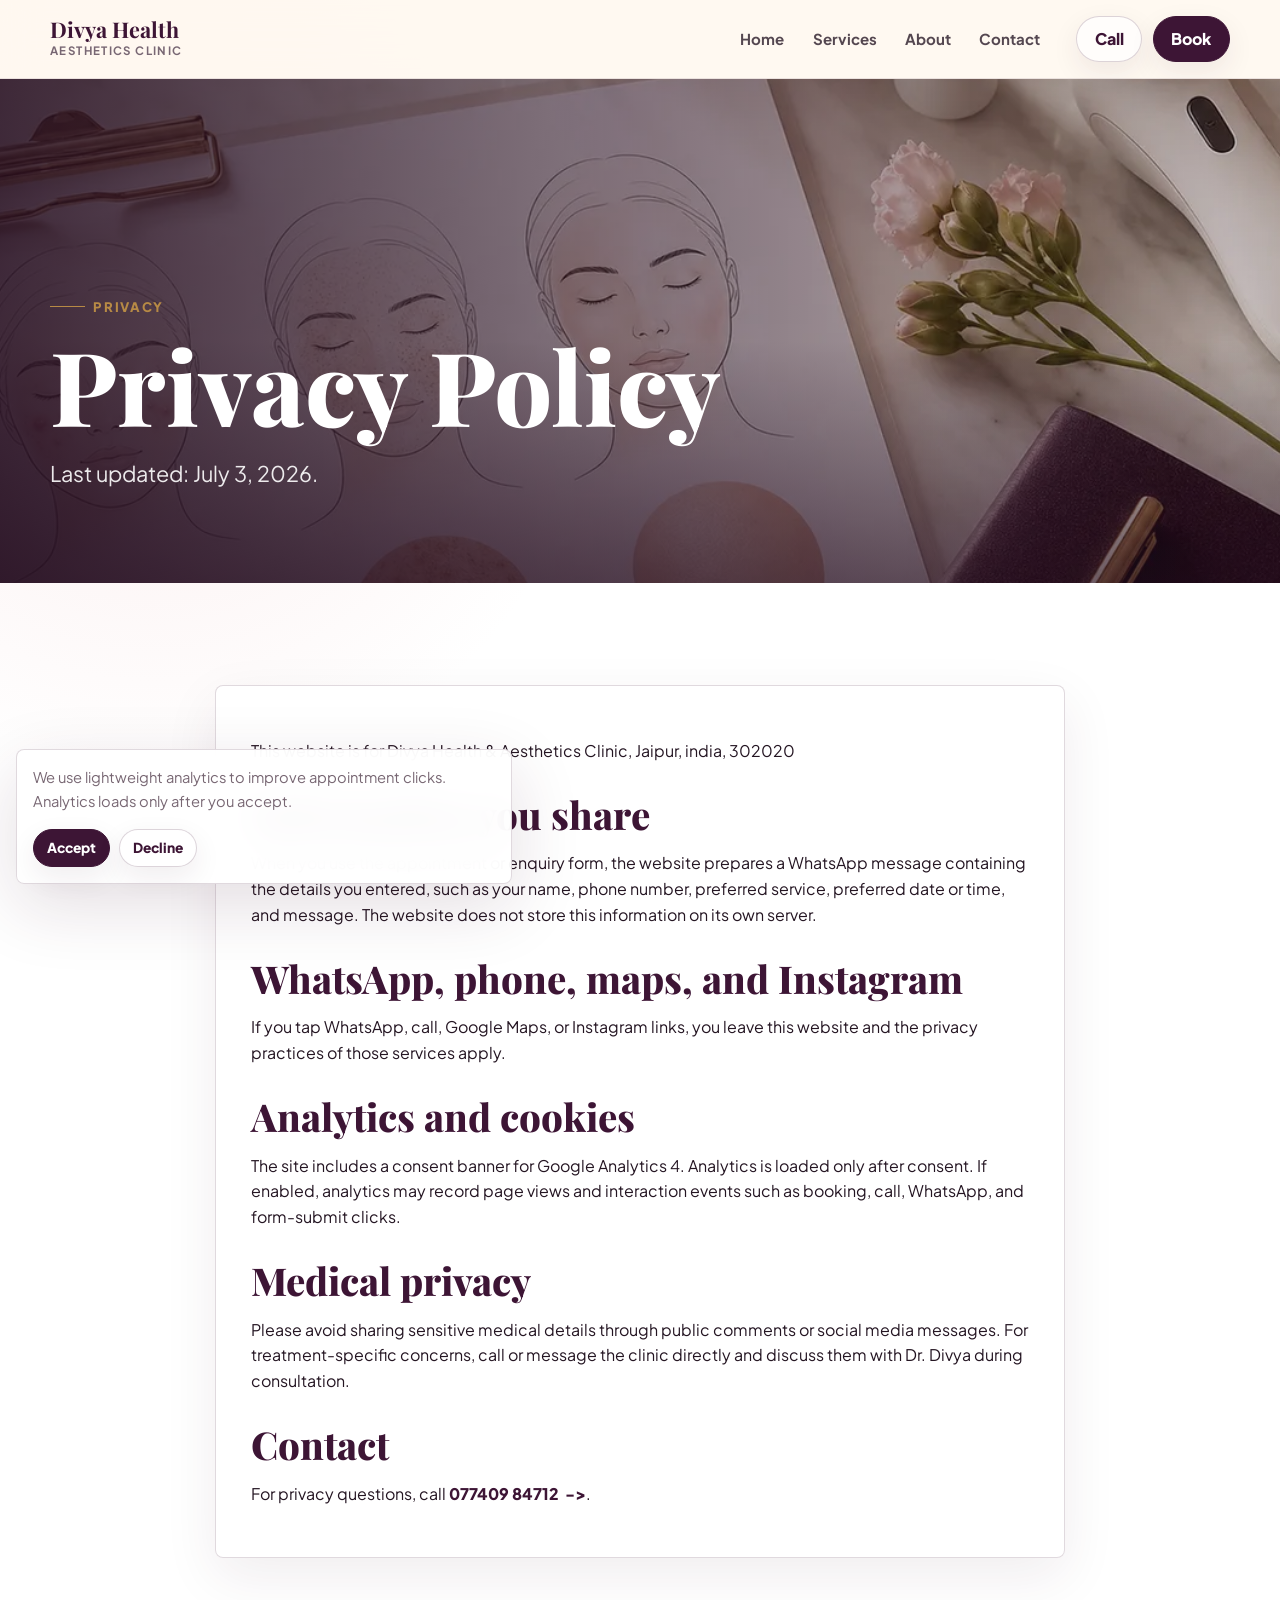
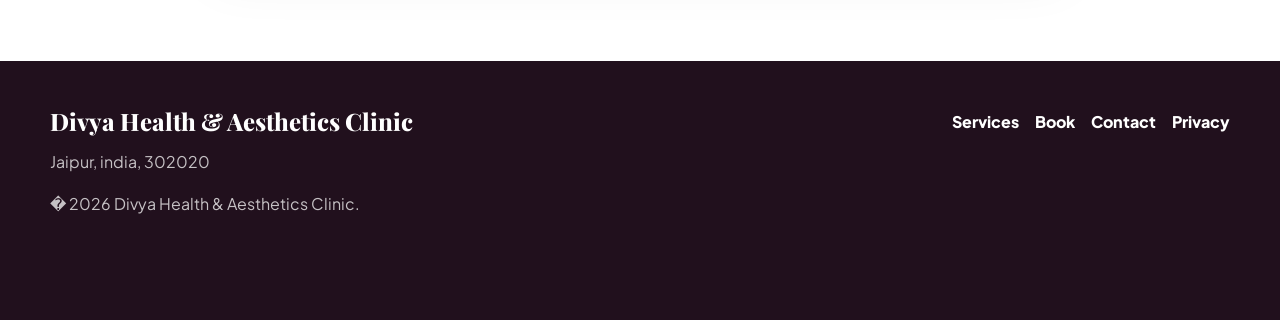
<file: privacy/index.html>
<!doctype html>
<html lang="en-IN">
  <head>
    <meta charset="utf-8">
    <meta name="viewport" content="width=device-width, initial-scale=1">
    <title>Privacy Policy | Divya Health & Aesthetics Clinic</title>
    <meta name="description" content="Privacy policy for Divya Health & Aesthetics Clinic website, booking enquiries, WhatsApp handoff, analytics consent, and contact data.">
    <meta name="theme-color" content="#3d1535">
    <link rel="canonical" href="https://divya-health-aesthetics.gitlab.io/privacy/">
    <link rel="preconnect" href="https://fonts.googleapis.com">
    <link rel="preconnect" href="https://fonts.gstatic.com" crossorigin>
    <link href="https://fonts.googleapis.com/css2?family=Noto+Sans+Devanagari:wght@600;700&family=Playfair+Display:ital,wght@0,400..900;1,400..900&family=Plus+Jakarta+Sans:ital,wght@0,200..800;1,200..800&display=swap" rel="stylesheet">
    <link rel="stylesheet" href="../assets/site.css">
  </head>
  <body>
    <a class="skip-link" href="#main">Skip to content</a>
    <header class="site-header">
      <div class="nav-shell">
        <a class="brand" href="../index.html" aria-label="Divya Health & Aesthetics Clinic home">
          <span class="brand-mark">Divya Health</span>
          <span class="brand-sub">Aesthetics Clinic</span>
        </a>
        <button class="menu-toggle" type="button" data-menu-toggle aria-label="Open menu" aria-expanded="false"><span aria-hidden="true"></span></button>
        <nav class="primary-nav" data-primary-nav aria-label="Primary navigation">
          <a href="../index.html">Home</a>
          <a href="../services/index.html">Services</a>
          <a href="../about/index.html">About</a>
          <a href="../contact/index.html">Contact</a>
        </nav>
        <div class="nav-actions">
          <a class="button ghost" href="tel:+917740984712" data-track="call_click" data-track-label="header">Call</a>
          <a class="button primary" href="../book/index.html" data-track="book_click" data-track-label="header">Book</a>
        </div>
      </div>
    </header>

    <main id="main" class="page">
      <section class="hero compact">
        <div class="hero-media">
          <img src="../assets/skin-consult.webp" alt="Clinic consultation desk" fetchpriority="high">
        </div>
        <div class="hero-inner">
          <div class="hero-copy" data-reveal>
            <span class="eyebrow">Privacy</span>
            <h1>Privacy Policy</h1>
            <p class="subtitle">Last updated: July 3, 2026.</p>
          </div>
        </div>
      </section>

      <section class="section">
        <article class="privacy-panel" data-reveal>
          <p>This website is for Divya Health & Aesthetics Clinic, Jaipur, india, 302020</p>

          <h2>Information you share</h2>
          <p>When you use the appointment or enquiry form, the website prepares a WhatsApp message containing the details you entered, such as your name, phone number, preferred service, preferred date or time, and message. The website does not store this information on its own server.</p>

          <h2>WhatsApp, phone, maps, and Instagram</h2>
          <p>If you tap WhatsApp, call, Google Maps, or Instagram links, you leave this website and the privacy practices of those services apply.</p>

          <h2>Analytics and cookies</h2>
          <p>The site includes a consent banner for Google Analytics 4. Analytics is loaded only after consent. If enabled, analytics may record page views and interaction events such as booking, call, WhatsApp, and form-submit clicks.</p>

          <h2>Medical privacy</h2>
          <p>Please avoid sharing sensitive medical details through public comments or social media messages. For treatment-specific concerns, call or message the clinic directly and discuss them with Dr. Divya during consultation.</p>

          <h2>Contact</h2>
          <p>For privacy questions, call <a class="link-arrow" href="tel:+917740984712" data-track="call_click" data-track-label="privacy">077409 84712</a>.</p>
        </article>
      </section>
    </main>

    <footer class="footer">
      <div class="footer-inner">
        <div>
          <h2>Divya Health & Aesthetics Clinic</h2>
          <p>Jaipur, india, 302020</p>
          <p>� <span data-year></span> Divya Health & Aesthetics Clinic.</p>
        </div>
        <div class="footer-links">
          <a href="../services/index.html">Services</a>
          <a href="../book/index.html">Book</a>
          <a href="../contact/index.html">Contact</a>
          <a href="./index.html">Privacy</a>
        </div>
      </div>
    </footer>

    <nav class="mobile-bar" aria-label="Quick actions">
      <a href="tel:+917740984712" data-track="call_click" data-track-label="mobile_bar">Call</a>
      <a href="https://wa.me/917740984712" data-track="whatsapp_click" data-track-label="mobile_bar">WhatsApp</a>
      <a href="../book/index.html" data-track="book_click" data-track-label="mobile_bar">Book</a>
    </nav>
    <div class="cookie-banner" data-cookie-banner role="dialog" aria-live="polite" aria-label="Analytics consent">
      <p>We use lightweight analytics to improve appointment clicks. Analytics loads only after you accept.</p>
      <div class="cookie-actions">
        <button class="button primary small" type="button" data-cookie-accept>Accept</button>
        <button class="button small" type="button" data-cookie-decline>Decline</button>
      </div>
    </div>
    <script src="../assets/config.js" defer></script>
    <script src="../assets/app.js" defer></script>
  </body>
</html>
</file>
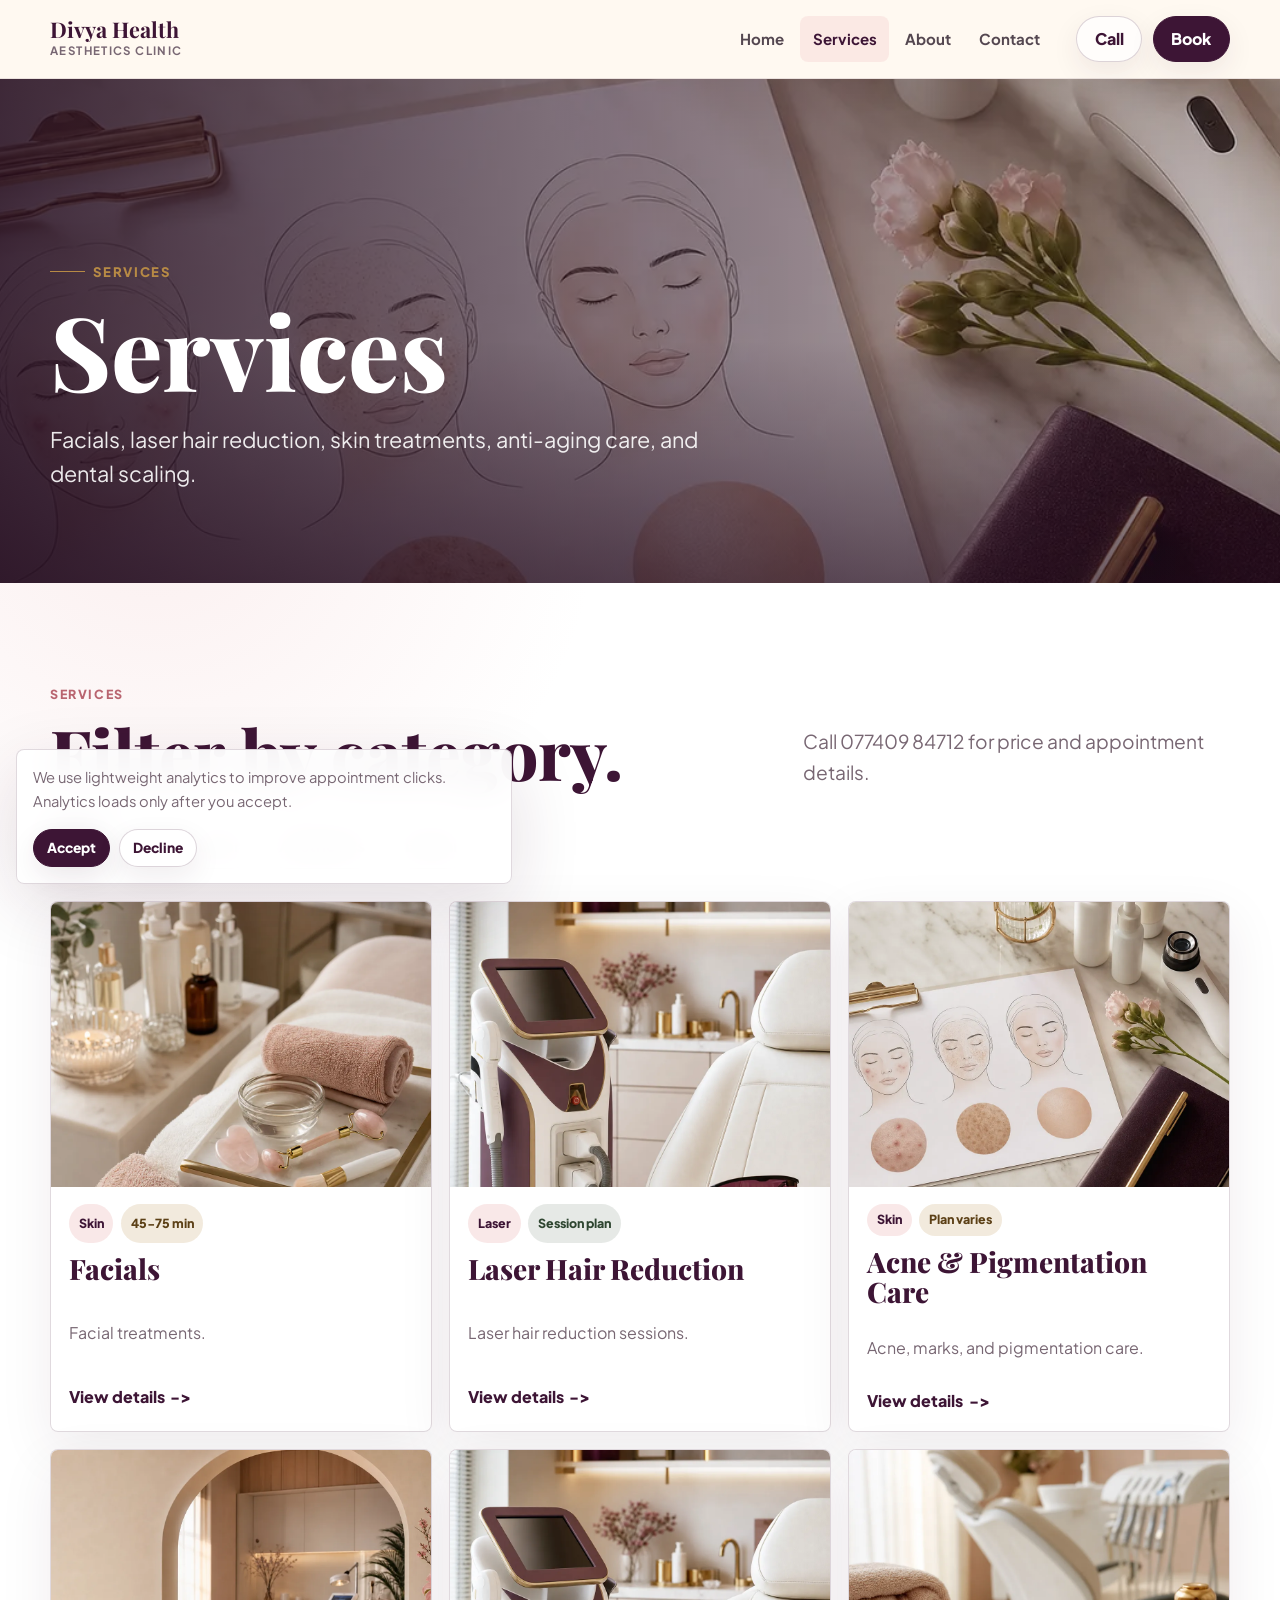
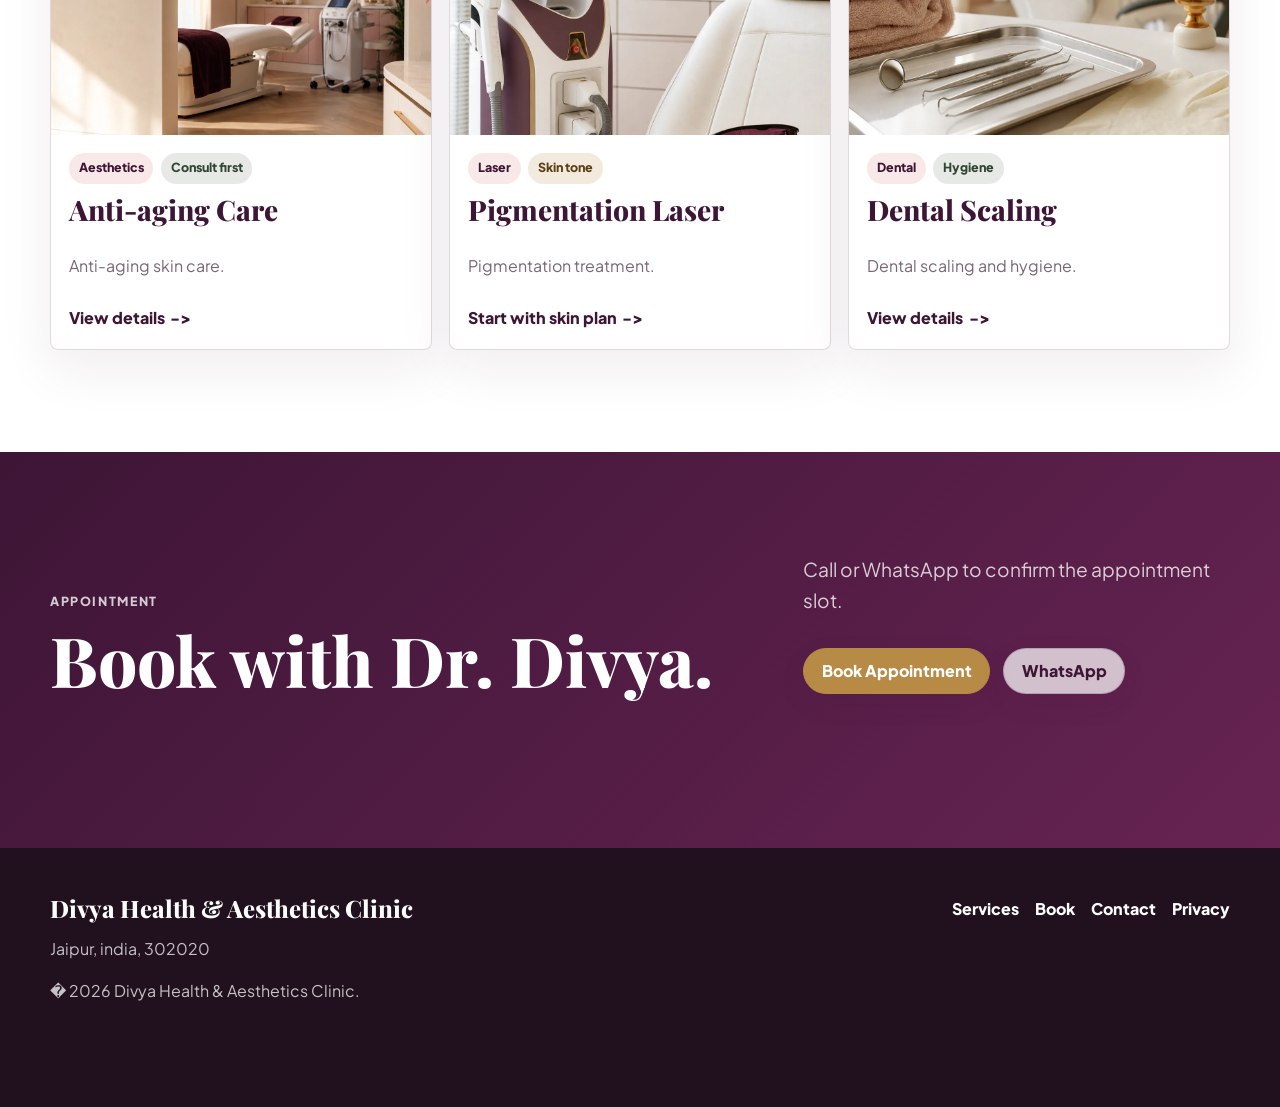
<file: services/index.html>
<!doctype html>
<html lang="en-IN">
  <head>
    <meta charset="utf-8">
    <meta name="viewport" content="width=device-width, initial-scale=1">
    <title>Services | Divya Health & Aesthetics Clinic Dwarka</title>
    <meta name="description" content="Facials, laser hair reduction, acne and pigmentation care, anti-aging care, and dental scaling in Sitapuri, Dwarka.">
    <meta name="theme-color" content="#3d1535">
    <link rel="canonical" href="https://divya-health-aesthetics.gitlab.io/services/">
    <link rel="preconnect" href="https://fonts.googleapis.com">
    <link rel="preconnect" href="https://fonts.gstatic.com" crossorigin>
    <link href="https://fonts.googleapis.com/css2?family=Noto+Sans+Devanagari:wght@600;700&family=Playfair+Display:ital,wght@0,400..900;1,400..900&family=Plus+Jakarta+Sans:ital,wght@0,200..800;1,200..800&display=swap" rel="stylesheet">
    <link rel="stylesheet" href="../assets/site.css">
  </head>
  <body>
    <a class="skip-link" href="#main">Skip to content</a>
    <header class="site-header">
      <div class="nav-shell">
        <a class="brand" href="../index.html" aria-label="Divya Health & Aesthetics Clinic home">
          <span class="brand-mark">Divya Health</span>
          <span class="brand-sub">Aesthetics Clinic</span>
        </a>
        <button class="menu-toggle" type="button" data-menu-toggle aria-label="Open menu" aria-expanded="false"><span aria-hidden="true"></span></button>
        <nav class="primary-nav" data-primary-nav aria-label="Primary navigation">
          <a href="../index.html">Home</a>
          <a href="./index.html" aria-current="page">Services</a>
          <a href="../about/index.html">About</a>
          <a href="../contact/index.html">Contact</a>
        </nav>
        <div class="nav-actions">
          <a class="button ghost" href="tel:+917740984712" data-track="call_click" data-track-label="header">Call</a>
          <a class="button primary" href="../book/index.html" data-track="book_click" data-track-label="header">Book</a>
        </div>
      </div>
    </header>

    <main id="main" class="page">
      <section class="hero compact">
        <div class="hero-media">
          <img src="../assets/skin-consult.webp" alt="Skin consultation desk with skincare tools" fetchpriority="high">
        </div>
        <div class="hero-inner">
          <div class="hero-copy" data-reveal>
            <span class="eyebrow">Services</span>
            <h1>Services</h1>
            <p class="subtitle">Facials, laser hair reduction, skin treatments, anti-aging care, and dental scaling.</p>
          </div>
        </div>
      </section>

      <section class="section">
        <div class="wrap">
          <div class="section-head">
            <div data-reveal>
              <p class="section-kicker">Services</p>
              <h2>Filter by category.</h2>
            </div>
            <p class="lede" data-reveal>Call 077409 84712 for price and appointment details.</p>
          </div>
          <div class="filter-bar" aria-label="Filter services">
            <button class="filter-button" type="button" data-filter="all" aria-pressed="true">All</button>
            <button class="filter-button" type="button" data-filter="skin" aria-pressed="false">Skin</button>
            <button class="filter-button" type="button" data-filter="laser" aria-pressed="false">Laser</button>
            <button class="filter-button" type="button" data-filter="aesthetics" aria-pressed="false">Aesthetics</button>
            <button class="filter-button" type="button" data-filter="dental" aria-pressed="false">Dental</button>
          </div>

          <div class="grid three">
            <article class="service-card" data-category="skin" data-reveal>
              <img src="../assets/facial-care.webp" alt="Facial care setup" loading="lazy">
              <div class="service-body">
                <div class="service-meta"><span class="pill">Skin</span><span class="pill gold">45-75 min</span></div>
                <h3>Facials</h3>
                <p class="muted">Facial treatments.</p>
                <a class="link-arrow" href="glow-facial/index.html">View details</a>
              </div>
            </article>
            <article class="service-card" data-category="laser" data-reveal>
              <img src="../assets/laser-room.webp" alt="Laser device in clean treatment room" loading="lazy">
              <div class="service-body">
                <div class="service-meta"><span class="pill">Laser</span><span class="pill sage">Session plan</span></div>
                <h3>Laser Hair Reduction</h3>
                <p class="muted">Laser hair reduction sessions.</p>
                <a class="link-arrow" href="laser-hair-reduction/index.html">View details</a>
              </div>
            </article>
            <article class="service-card" data-category="skin" data-reveal>
              <img src="../assets/skin-consult.webp" alt="Skin consultation materials" loading="lazy">
              <div class="service-body">
                <div class="service-meta"><span class="pill">Skin</span><span class="pill gold">Plan varies</span></div>
                <h3>Acne & Pigmentation Care</h3>
                <p class="muted">Acne, marks, and pigmentation care.</p>
                <a class="link-arrow" href="acne-pigmentation/index.html">View details</a>
              </div>
            </article>
            <article class="service-card" data-category="aesthetics" data-reveal>
              <img src="../assets/clinic-hero.webp" alt="Aesthetic clinic treatment room" loading="lazy">
              <div class="service-body">
                <div class="service-meta"><span class="pill">Aesthetics</span><span class="pill sage">Consult first</span></div>
                <h3>Anti-aging Care</h3>
                <p class="muted">Anti-aging skin care.</p>
                <a class="link-arrow" href="anti-aging/index.html">View details</a>
              </div>
            </article>
            <article class="service-card" data-category="laser" data-reveal>
              <img src="../assets/laser-room.webp" alt="Clean laser treatment equipment" loading="lazy">
              <div class="service-body">
                <div class="service-meta"><span class="pill">Laser</span><span class="pill gold">Skin tone</span></div>
                <h3>Pigmentation Laser</h3>
                <p class="muted">Pigmentation treatment.</p>
                <a class="link-arrow" href="acne-pigmentation/index.html">Start with skin plan</a>
              </div>
            </article>
            <article class="service-card" data-category="dental" data-reveal>
              <img src="../assets/dental-scaling.webp" alt="Dental scaling tools" loading="lazy">
              <div class="service-body">
                <div class="service-meta"><span class="pill">Dental</span><span class="pill sage">Hygiene</span></div>
                <h3>Dental Scaling</h3>
                <p class="muted">Dental scaling and hygiene.</p>
                <a class="link-arrow" href="dental-scaling/index.html">View details</a>
              </div>
            </article>
          </div>
        </div>
      </section>

      <section class="section plum">
        <div class="wrap section-head">
          <div data-reveal>
            <p class="section-kicker">Appointment</p>
            <h2>Book with Dr. Divya.</h2>
          </div>
          <div data-reveal>
            <p class="lede">Call or WhatsApp to confirm the appointment slot.</p>
            <div class="hero-actions">
              <a class="button gold" href="../book/index.html" data-track="book_click" data-track-label="services_cta">Book Appointment</a>
              <a class="button ghost" href="https://wa.me/917740984712" data-track="whatsapp_click" data-track-label="services_cta">WhatsApp</a>
            </div>
          </div>
        </div>
      </section>
    </main>

    <footer class="footer">
      <div class="footer-inner">
        <div>
          <h2>Divya Health & Aesthetics Clinic</h2>
          <p>Jaipur, india, 302020</p>
          <p>� <span data-year></span> Divya Health & Aesthetics Clinic.</p>
        </div>
        <div class="footer-links">
          <a href="./index.html">Services</a>
          <a href="../book/index.html">Book</a>
          <a href="../contact/index.html">Contact</a>
          <a href="../privacy/index.html">Privacy</a>
        </div>
      </div>
    </footer>

    <nav class="mobile-bar" aria-label="Quick actions">
      <a href="tel:+917740984712" data-track="call_click" data-track-label="mobile_bar">Call</a>
      <a href="https://wa.me/917740984712" data-track="whatsapp_click" data-track-label="mobile_bar">WhatsApp</a>
      <a href="../book/index.html" data-track="book_click" data-track-label="mobile_bar">Book</a>
    </nav>

    <div class="cookie-banner" data-cookie-banner role="dialog" aria-live="polite" aria-label="Analytics consent">
      <p>We use lightweight analytics to improve appointment clicks. Analytics loads only after you accept.</p>
      <div class="cookie-actions">
        <button class="button primary small" type="button" data-cookie-accept>Accept</button>
        <button class="button small" type="button" data-cookie-decline>Decline</button>
      </div>
    </div>
    <script src="../assets/config.js" defer></script>
    <script src="../assets/app.js" defer></script>
  </body>
</html>
</file>
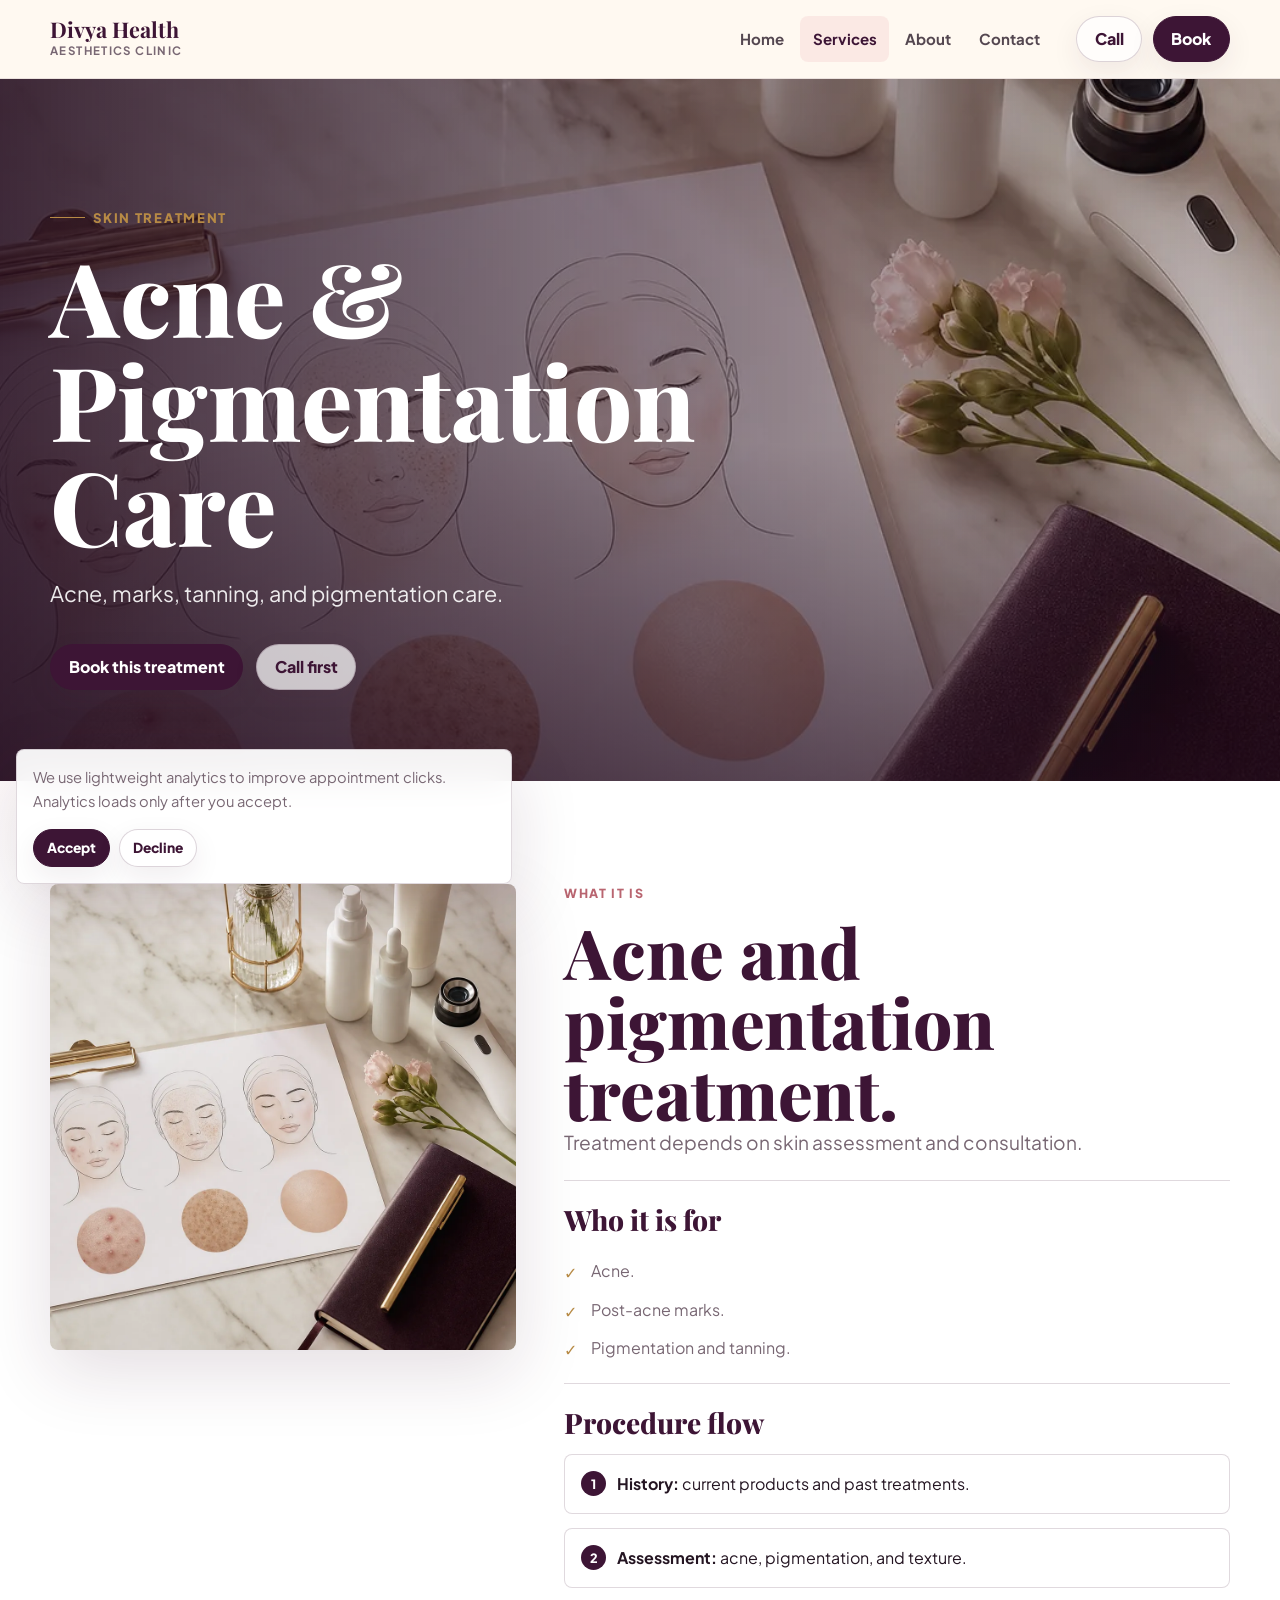
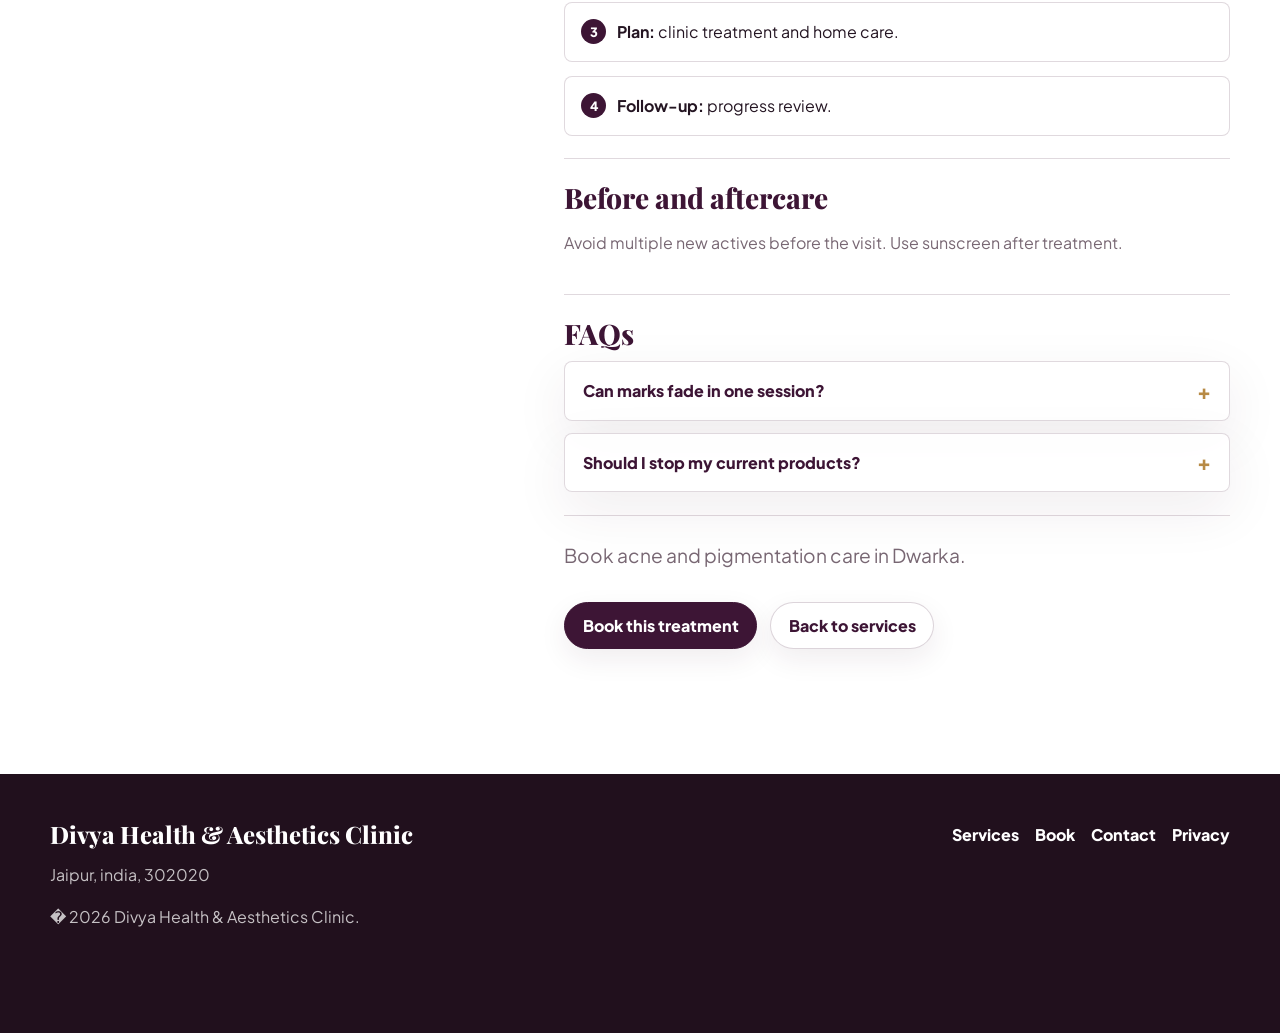
<file: services/acne-pigmentation/index.html>
<!doctype html>
<html lang="en-IN">
  <head>
    <meta charset="utf-8">
    <meta name="viewport" content="width=device-width, initial-scale=1">
    <title>Acne & Pigmentation Treatment in Dwarka | Divya Health</title>
    <meta name="description" content="Acne, pigmentation, marks, tanning, and uneven skin tone care in Sitapuri, Dwarka.">
    <meta name="theme-color" content="#3d1535">
    <link rel="canonical" href="https://divya-health-aesthetics.gitlab.io/services/acne-pigmentation/">
    <link rel="preconnect" href="https://fonts.googleapis.com">
    <link rel="preconnect" href="https://fonts.gstatic.com" crossorigin>
    <link href="https://fonts.googleapis.com/css2?family=Noto+Sans+Devanagari:wght@600;700&family=Playfair+Display:ital,wght@0,400..900;1,400..900&family=Plus+Jakarta+Sans:ital,wght@0,200..800;1,200..800&display=swap" rel="stylesheet">
    <link rel="stylesheet" href="../../assets/site.css">
  </head>
  <body>
    <a class="skip-link" href="#main">Skip to content</a>
    <header class="site-header">
      <div class="nav-shell">
        <a class="brand" href="../../index.html" aria-label="Divya Health & Aesthetics Clinic home">
          <span class="brand-mark">Divya Health</span>
          <span class="brand-sub">Aesthetics Clinic</span>
        </a>
        <button class="menu-toggle" type="button" data-menu-toggle aria-label="Open menu" aria-expanded="false"><span aria-hidden="true"></span></button>
        <nav class="primary-nav" data-primary-nav aria-label="Primary navigation">
          <a href="../../index.html">Home</a>
          <a href="../index.html" aria-current="page">Services</a>
          <a href="../../about/index.html">About</a>
          <a href="../../contact/index.html">Contact</a>
        </nav>
        <div class="nav-actions">
          <a class="button ghost" href="tel:+917740984712" data-track="call_click" data-track-label="header">Call</a>
          <a class="button primary" href="../../book/index.html?service=Acne%20%26%20Pigmentation%20Care" data-track="book_click" data-track-label="header">Book</a>
        </div>
      </div>
    </header>
    <main id="main" class="page">
      <section class="hero compact">
        <div class="hero-media">
          <img src="../../assets/skin-consult.webp" alt="Skin consultation materials arranged on a desk" fetchpriority="high">
        </div>
        <div class="hero-inner">
          <div class="hero-copy" data-reveal>
            <span class="eyebrow">Skin treatment</span>
            <h1>Acne & Pigmentation Care</h1>
            <p class="subtitle">Acne, marks, tanning, and pigmentation care.</p>
            <div class="hero-actions">
              <a class="button primary" href="../../book/index.html?service=Acne%20%26%20Pigmentation%20Care" data-track="book_click" data-track-label="skin_hero">Book this treatment</a>
              <a class="button ghost" href="tel:+917740984712" data-track="call_click" data-track-label="skin_hero">Call first</a>
            </div>
          </div>
        </div>
      </section>

      <section class="section">
        <div class="wrap detail-layout">
          <aside class="detail-media" data-reveal>
            <img src="../../assets/skin-consult.webp" alt="Dermatology skincare consultation materials" loading="lazy">
          </aside>
          <div class="detail-content">
            <div class="detail-block" data-reveal>
              <p class="section-kicker">What it is</p>
              <h2>Acne and pigmentation treatment.</h2>
              <p class="lede">Treatment depends on skin assessment and consultation.</p>
            </div>
            <div class="detail-block" data-reveal>
              <h3>Who it is for</h3>
              <ul class="ticks">
                <li>Acne.</li>
                <li>Post-acne marks.</li>
                <li>Pigmentation and tanning.</li>
              </ul>
            </div>
            <div class="detail-block" data-reveal>
              <h3>Procedure flow</h3>
              <ol class="timeline">
                <li><strong>History:</strong> current products and past treatments.</li>
                <li><strong>Assessment:</strong> acne, pigmentation, and texture.</li>
                <li><strong>Plan:</strong> clinic treatment and home care.</li>
                <li><strong>Follow-up:</strong> progress review.</li>
              </ol>
            </div>
            <div class="detail-block" data-reveal>
              <h3>Before and aftercare</h3>
              <p class="muted">Avoid multiple new actives before the visit. Use sunscreen after treatment.</p>
            </div>
            <div class="detail-block faq-list" data-reveal>
              <h3>FAQs</h3>
              <article class="faq-item">
                <button class="faq-question" type="button" data-faq aria-expanded="false">Can marks fade in one session?</button>
                <div class="faq-answer">Pigmentation and acne marks usually need multiple visits and home care.</div>
              </article>
              <article class="faq-item">
                <button class="faq-question" type="button" data-faq aria-expanded="false">Should I stop my current products?</button>
                <div class="faq-answer">Bring current product details to the appointment.</div>
              </article>
            </div>
            <div class="detail-block" data-reveal>
              <p class="lede">Book acne and pigmentation care in Dwarka.</p>
              <div class="hero-actions">
                <a class="button primary" href="../../book/index.html?service=Acne%20%26%20Pigmentation%20Care" data-track="book_click" data-track-label="skin_detail">Book this treatment</a>
                <a class="button" href="../index.html">Back to services</a>
              </div>
            </div>
          </div>
        </div>
      </section>
    </main>
    <footer class="footer">
      <div class="footer-inner">
        <div>
          <h2>Divya Health & Aesthetics Clinic</h2>
          <p>Jaipur, india, 302020</p>
          <p>� <span data-year></span> Divya Health & Aesthetics Clinic.</p>
        </div>
        <div class="footer-links">
          <a href="../index.html">Services</a>
          <a href="../../book/index.html">Book</a>
          <a href="../../contact/index.html">Contact</a>
          <a href="../../privacy/index.html">Privacy</a>
        </div>
      </div>
    </footer>
    <nav class="mobile-bar" aria-label="Quick actions">
      <a href="tel:+917740984712" data-track="call_click" data-track-label="mobile_bar">Call</a>
      <a href="https://wa.me/917740984712" data-track="whatsapp_click" data-track-label="mobile_bar">WhatsApp</a>
      <a href="../../book/index.html?service=Acne%20%26%20Pigmentation%20Care" data-track="book_click" data-track-label="mobile_bar">Book</a>
    </nav>
    <div class="cookie-banner" data-cookie-banner role="dialog" aria-live="polite" aria-label="Analytics consent">
      <p>We use lightweight analytics to improve appointment clicks. Analytics loads only after you accept.</p>
      <div class="cookie-actions">
        <button class="button primary small" type="button" data-cookie-accept>Accept</button>
        <button class="button small" type="button" data-cookie-decline>Decline</button>
      </div>
    </div>
    <script src="../../assets/config.js" defer></script>
    <script src="../../assets/app.js" defer></script>
  </body>
</html>
</file>
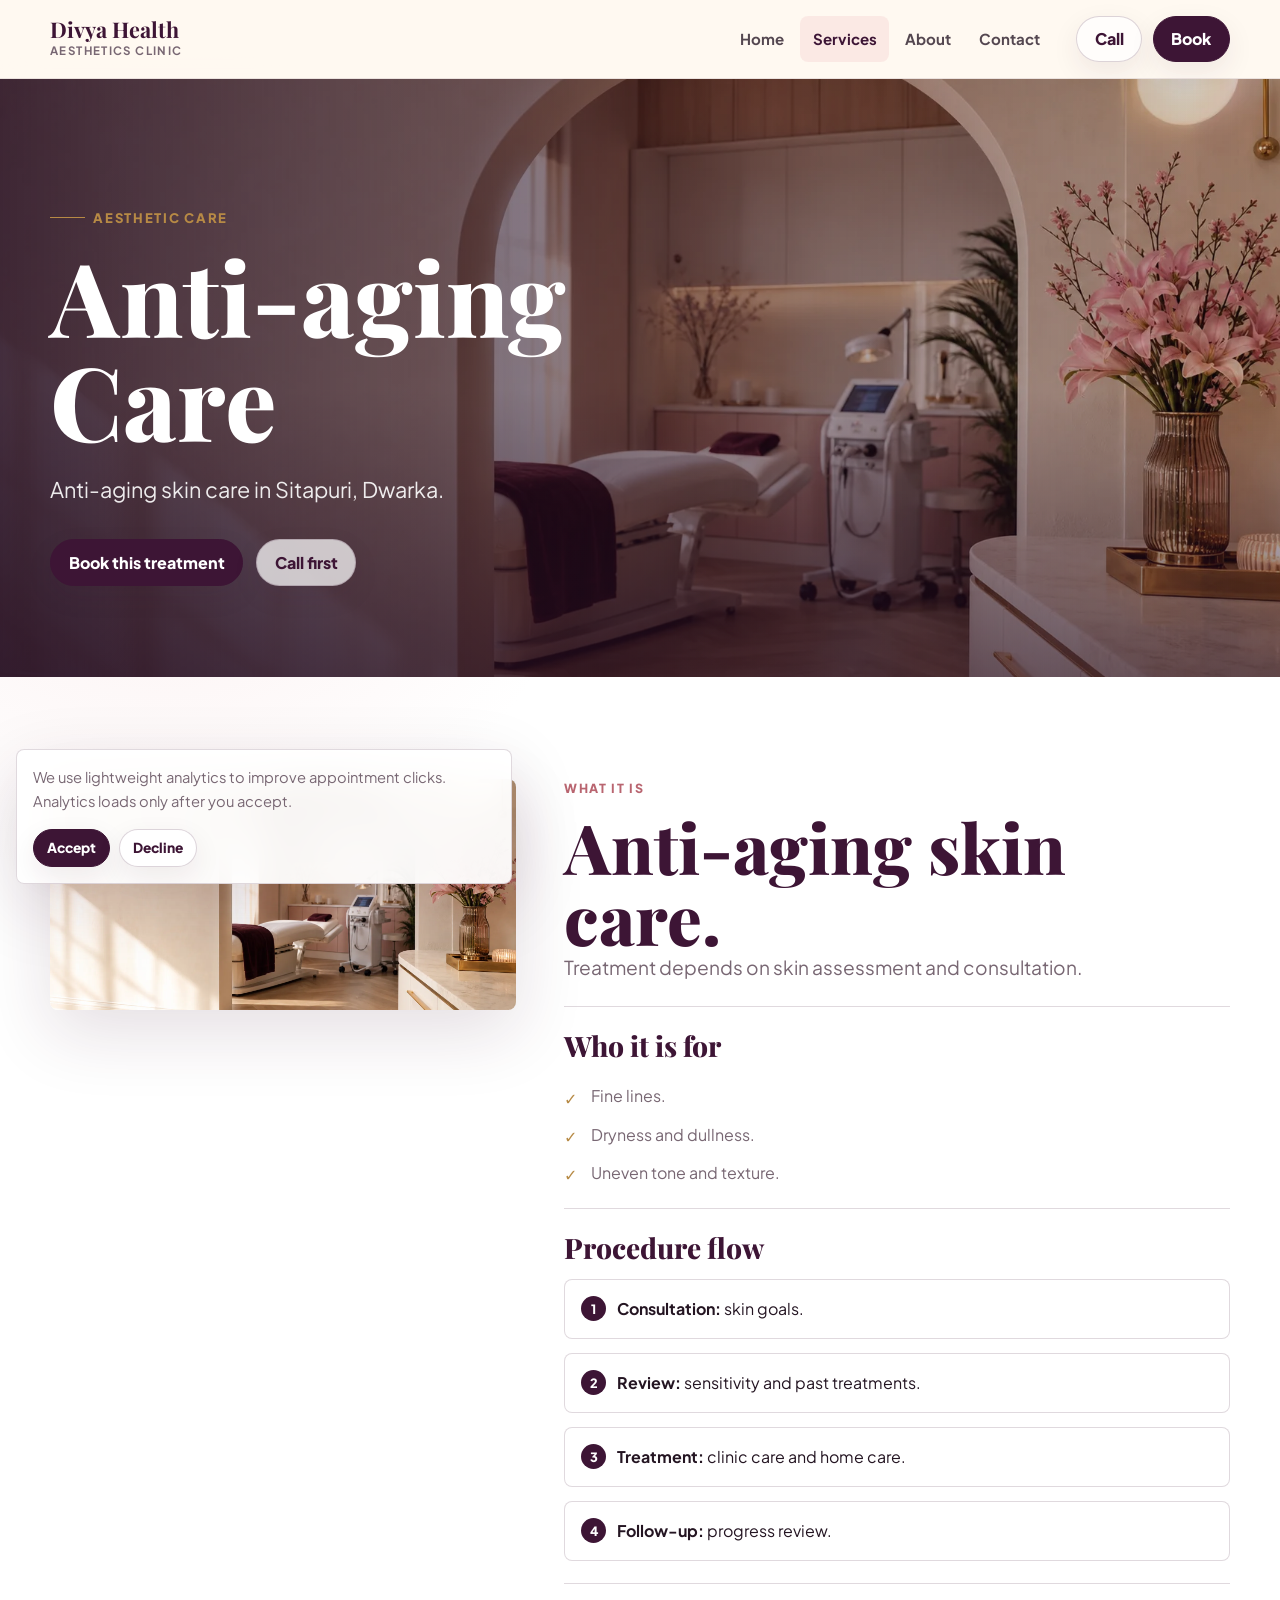
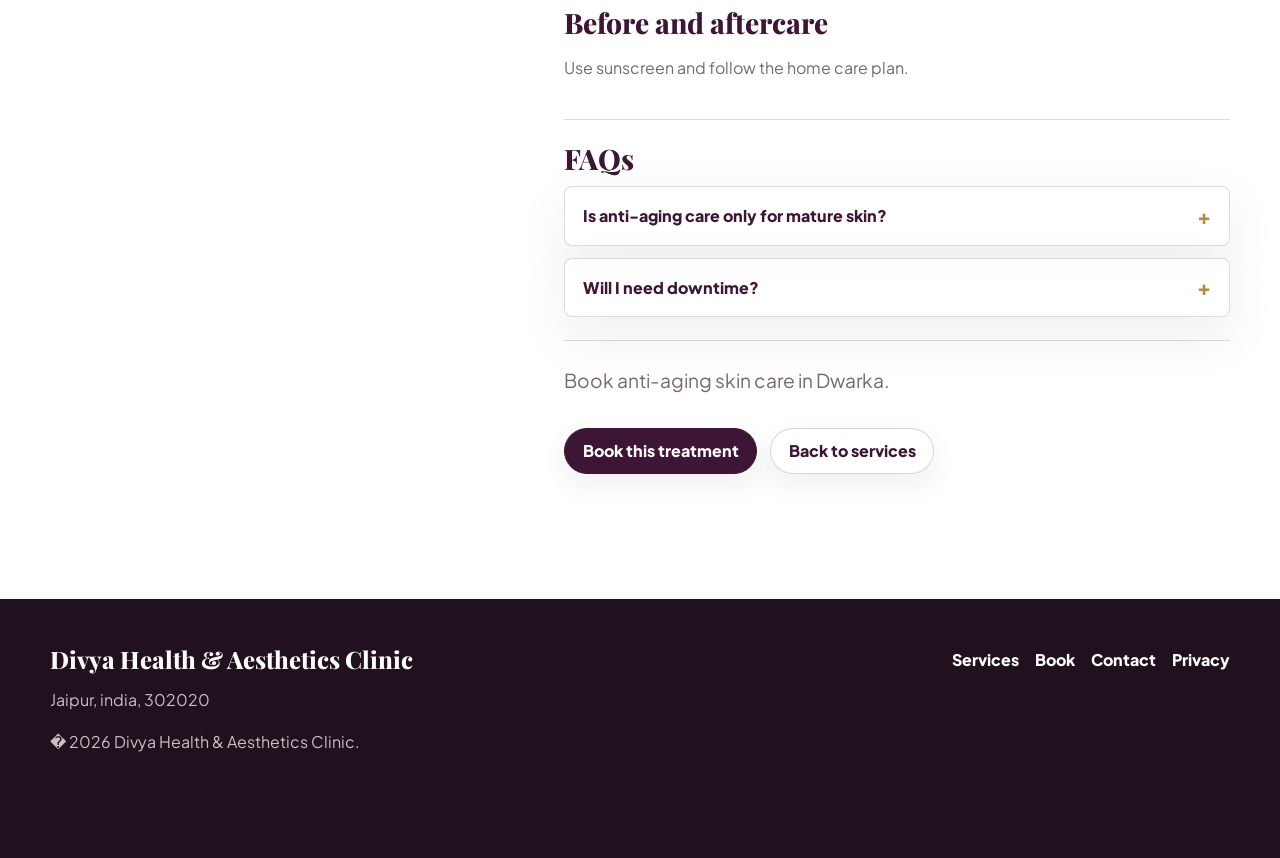
<file: services/anti-aging/index.html>
<!doctype html>
<html lang="en-IN">
  <head>
    <meta charset="utf-8">
    <meta name="viewport" content="width=device-width, initial-scale=1">
    <title>Anti-aging Skin Care in Dwarka | Divya Health & Aesthetics Clinic</title>
    <meta name="description" content="Anti-aging skin care in Sitapuri, Dwarka with Dr. Divya.">
    <meta name="theme-color" content="#3d1535">
    <link rel="canonical" href="https://divya-health-aesthetics.gitlab.io/services/anti-aging/">
    <link rel="preconnect" href="https://fonts.googleapis.com">
    <link rel="preconnect" href="https://fonts.gstatic.com" crossorigin>
    <link href="https://fonts.googleapis.com/css2?family=Noto+Sans+Devanagari:wght@600;700&family=Playfair+Display:ital,wght@0,400..900;1,400..900&family=Plus+Jakarta+Sans:ital,wght@0,200..800;1,200..800&display=swap" rel="stylesheet">
    <link rel="stylesheet" href="../../assets/site.css">
  </head>
  <body>
    <a class="skip-link" href="#main">Skip to content</a>
    <header class="site-header">
      <div class="nav-shell">
        <a class="brand" href="../../index.html" aria-label="Divya Health & Aesthetics Clinic home">
          <span class="brand-mark">Divya Health</span>
          <span class="brand-sub">Aesthetics Clinic</span>
        </a>
        <button class="menu-toggle" type="button" data-menu-toggle aria-label="Open menu" aria-expanded="false"><span aria-hidden="true"></span></button>
        <nav class="primary-nav" data-primary-nav aria-label="Primary navigation">
          <a href="../../index.html">Home</a>
          <a href="../index.html" aria-current="page">Services</a>
          <a href="../../about/index.html">About</a>
          <a href="../../contact/index.html">Contact</a>
        </nav>
        <div class="nav-actions">
          <a class="button ghost" href="tel:+917740984712" data-track="call_click" data-track-label="header">Call</a>
          <a class="button primary" href="../../book/index.html?service=Anti-aging%20Care" data-track="book_click" data-track-label="header">Book</a>
        </div>
      </div>
    </header>
    <main id="main" class="page">
      <section class="hero compact">
        <div class="hero-media">
          <img src="../../assets/clinic-hero.webp" alt="Warm aesthetic clinic treatment room" fetchpriority="high">
        </div>
        <div class="hero-inner">
          <div class="hero-copy" data-reveal>
            <span class="eyebrow">Aesthetic care</span>
            <h1>Anti-aging Care</h1>
            <p class="subtitle">Anti-aging skin care in Sitapuri, Dwarka.</p>
            <div class="hero-actions">
              <a class="button primary" href="../../book/index.html?service=Anti-aging%20Care" data-track="book_click" data-track-label="anti_hero">Book this treatment</a>
              <a class="button ghost" href="tel:+917740984712" data-track="call_click" data-track-label="anti_hero">Call first</a>
            </div>
          </div>
        </div>
      </section>

      <section class="section">
        <div class="wrap detail-layout">
          <aside class="detail-media" data-reveal>
            <img src="../../assets/clinic-hero.webp" alt="Clinic treatment room" loading="lazy">
          </aside>
          <div class="detail-content">
            <div class="detail-block" data-reveal>
              <p class="section-kicker">What it is</p>
              <h2>Anti-aging skin care.</h2>
              <p class="lede">Treatment depends on skin assessment and consultation.</p>
            </div>
            <div class="detail-block" data-reveal>
              <h3>Who it is for</h3>
              <ul class="ticks">
                <li>Fine lines.</li>
                <li>Dryness and dullness.</li>
                <li>Uneven tone and texture.</li>
              </ul>
            </div>
            <div class="detail-block" data-reveal>
              <h3>Procedure flow</h3>
              <ol class="timeline">
                <li><strong>Consultation:</strong> skin goals.</li>
                <li><strong>Review:</strong> sensitivity and past treatments.</li>
                <li><strong>Treatment:</strong> clinic care and home care.</li>
                <li><strong>Follow-up:</strong> progress review.</li>
              </ol>
            </div>
            <div class="detail-block" data-reveal>
              <h3>Before and aftercare</h3>
              <p class="muted">Use sunscreen and follow the home care plan.</p>
            </div>
            <div class="detail-block faq-list" data-reveal>
              <h3>FAQs</h3>
              <article class="faq-item">
                <button class="faq-question" type="button" data-faq aria-expanded="false">Is anti-aging care only for mature skin?</button>
                <div class="faq-answer">No. It can include hydration, routine correction, and prevention.</div>
              </article>
              <article class="faq-item">
                <button class="faq-question" type="button" data-faq aria-expanded="false">Will I need downtime?</button>
                <div class="faq-answer">It depends on the selected treatment.</div>
              </article>
            </div>
            <div class="detail-block" data-reveal>
              <p class="lede">Book anti-aging skin care in Dwarka.</p>
              <div class="hero-actions">
                <a class="button primary" href="../../book/index.html?service=Anti-aging%20Care" data-track="book_click" data-track-label="anti_detail">Book this treatment</a>
                <a class="button" href="../index.html">Back to services</a>
              </div>
            </div>
          </div>
        </div>
      </section>
    </main>
    <footer class="footer">
      <div class="footer-inner">
        <div>
          <h2>Divya Health & Aesthetics Clinic</h2>
          <p>Jaipur, india, 302020</p>
          <p>� <span data-year></span> Divya Health & Aesthetics Clinic.</p>
        </div>
        <div class="footer-links">
          <a href="../index.html">Services</a>
          <a href="../../book/index.html">Book</a>
          <a href="../../contact/index.html">Contact</a>
          <a href="../../privacy/index.html">Privacy</a>
        </div>
      </div>
    </footer>
    <nav class="mobile-bar" aria-label="Quick actions">
      <a href="tel:+917740984712" data-track="call_click" data-track-label="mobile_bar">Call</a>
      <a href="https://wa.me/917740984712" data-track="whatsapp_click" data-track-label="mobile_bar">WhatsApp</a>
      <a href="../../book/index.html?service=Anti-aging%20Care" data-track="book_click" data-track-label="mobile_bar">Book</a>
    </nav>
    <div class="cookie-banner" data-cookie-banner role="dialog" aria-live="polite" aria-label="Analytics consent">
      <p>We use lightweight analytics to improve appointment clicks. Analytics loads only after you accept.</p>
      <div class="cookie-actions">
        <button class="button primary small" type="button" data-cookie-accept>Accept</button>
        <button class="button small" type="button" data-cookie-decline>Decline</button>
      </div>
    </div>
    <script src="../../assets/config.js" defer></script>
    <script src="../../assets/app.js" defer></script>
  </body>
</html>
</file>
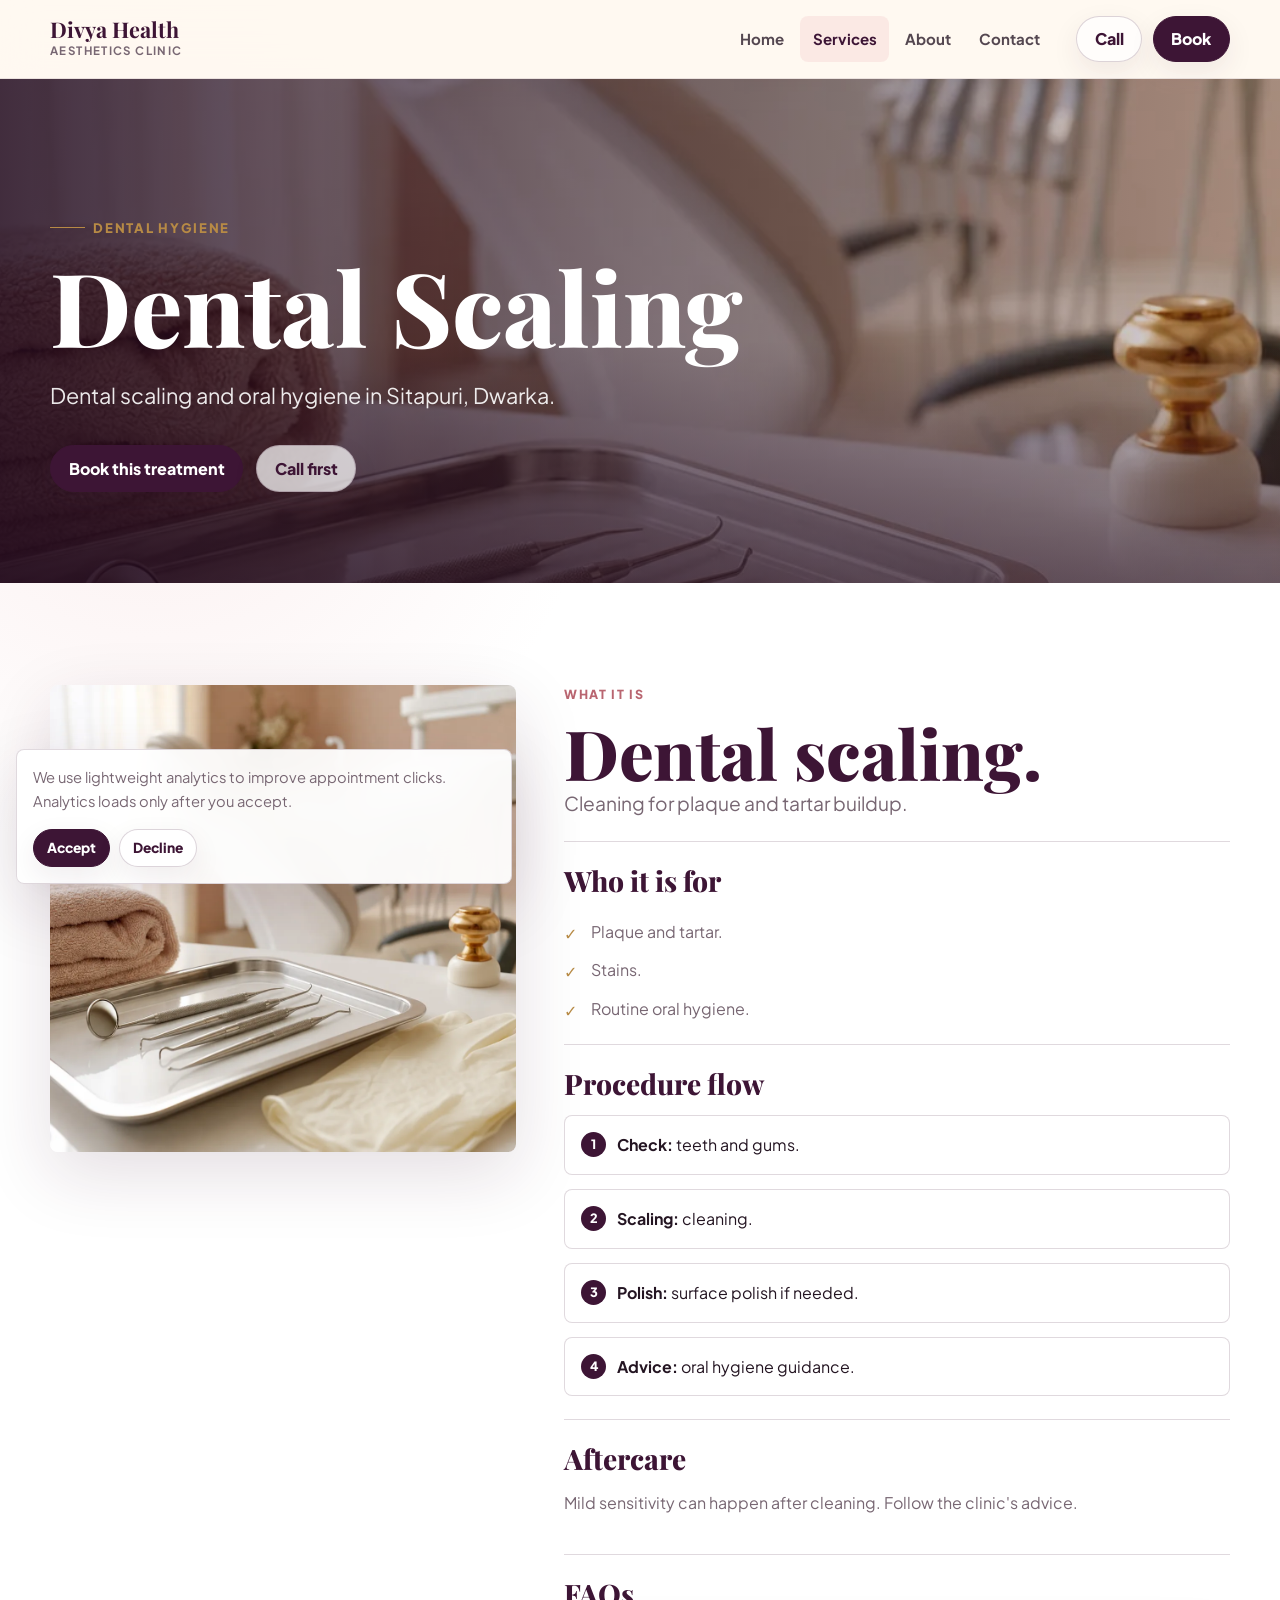
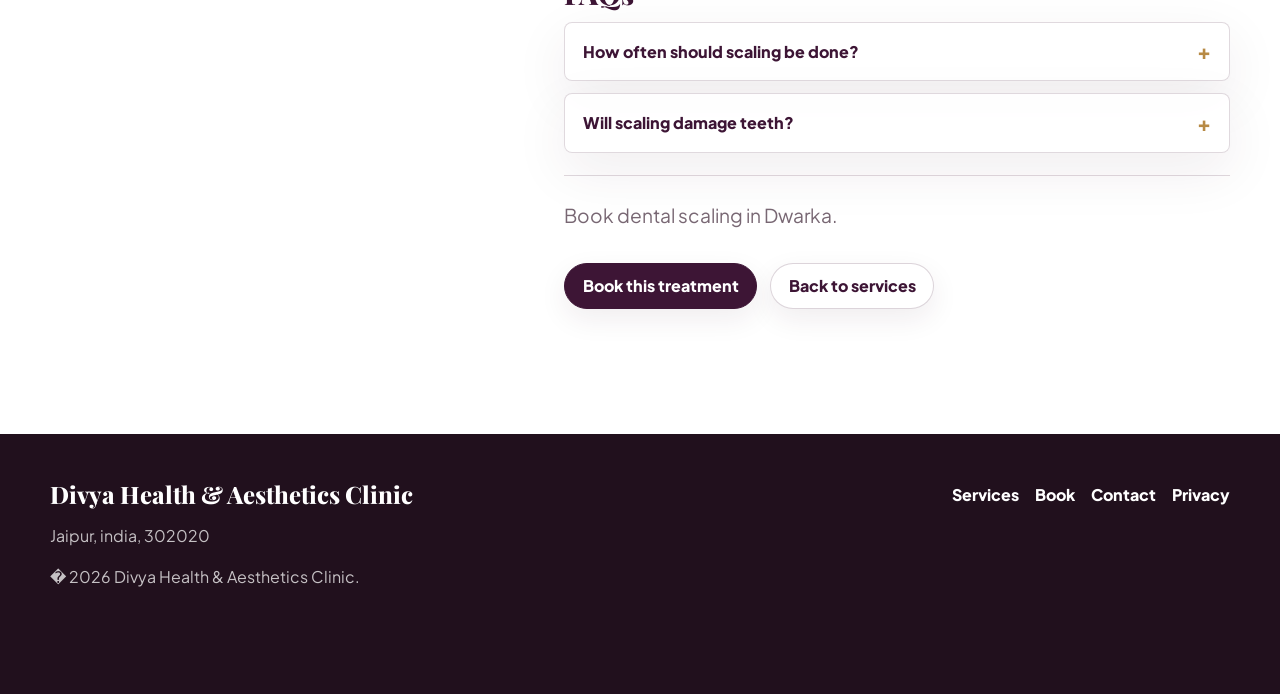
<file: services/dental-scaling/index.html>
<!doctype html>
<html lang="en-IN">
  <head>
    <meta charset="utf-8">
    <meta name="viewport" content="width=device-width, initial-scale=1">
    <title>Dental Scaling in Dwarka | Divya Health & Aesthetics Clinic</title>
    <meta name="description" content="Dental scaling and oral hygiene care in Sitapuri, Dwarka.">
    <meta name="theme-color" content="#3d1535">
    <link rel="canonical" href="https://divya-health-aesthetics.gitlab.io/services/dental-scaling/">
    <link rel="preconnect" href="https://fonts.googleapis.com">
    <link rel="preconnect" href="https://fonts.gstatic.com" crossorigin>
    <link href="https://fonts.googleapis.com/css2?family=Noto+Sans+Devanagari:wght@600;700&family=Playfair+Display:ital,wght@0,400..900;1,400..900&family=Plus+Jakarta+Sans:ital,wght@0,200..800;1,200..800&display=swap" rel="stylesheet">
    <link rel="stylesheet" href="../../assets/site.css">
  </head>
  <body>
    <a class="skip-link" href="#main">Skip to content</a>
    <header class="site-header">
      <div class="nav-shell">
        <a class="brand" href="../../index.html" aria-label="Divya Health & Aesthetics Clinic home">
          <span class="brand-mark">Divya Health</span>
          <span class="brand-sub">Aesthetics Clinic</span>
        </a>
        <button class="menu-toggle" type="button" data-menu-toggle aria-label="Open menu" aria-expanded="false"><span aria-hidden="true"></span></button>
        <nav class="primary-nav" data-primary-nav aria-label="Primary navigation">
          <a href="../../index.html">Home</a>
          <a href="../index.html" aria-current="page">Services</a>
          <a href="../../about/index.html">About</a>
          <a href="../../contact/index.html">Contact</a>
        </nav>
        <div class="nav-actions">
          <a class="button ghost" href="tel:+917740984712" data-track="call_click" data-track-label="header">Call</a>
          <a class="button primary" href="../../book/index.html?service=Dental%20Scaling" data-track="book_click" data-track-label="header">Book</a>
        </div>
      </div>
    </header>
    <main id="main" class="page">
      <section class="hero compact">
        <div class="hero-media">
          <img src="../../assets/dental-scaling.webp" alt="Sterile dental scaling instruments arranged on a tray" fetchpriority="high">
        </div>
        <div class="hero-inner">
          <div class="hero-copy" data-reveal>
            <span class="eyebrow">Dental hygiene</span>
            <h1>Dental Scaling</h1>
            <p class="subtitle">Dental scaling and oral hygiene in Sitapuri, Dwarka.</p>
            <div class="hero-actions">
              <a class="button primary" href="../../book/index.html?service=Dental%20Scaling" data-track="book_click" data-track-label="dental_hero">Book this treatment</a>
              <a class="button ghost" href="tel:+917740984712" data-track="call_click" data-track-label="dental_hero">Call first</a>
            </div>
          </div>
        </div>
      </section>

      <section class="section">
        <div class="wrap detail-layout">
          <aside class="detail-media" data-reveal>
            <img src="../../assets/dental-scaling.webp" alt="Dental scaling tools in a clean clinic setup" loading="lazy">
          </aside>
          <div class="detail-content">
            <div class="detail-block" data-reveal>
              <p class="section-kicker">What it is</p>
              <h2>Dental scaling.</h2>
              <p class="lede">Cleaning for plaque and tartar buildup.</p>
            </div>
            <div class="detail-block" data-reveal>
              <h3>Who it is for</h3>
              <ul class="ticks">
                <li>Plaque and tartar.</li>
                <li>Stains.</li>
                <li>Routine oral hygiene.</li>
              </ul>
            </div>
            <div class="detail-block" data-reveal>
              <h3>Procedure flow</h3>
              <ol class="timeline">
                <li><strong>Check:</strong> teeth and gums.</li>
                <li><strong>Scaling:</strong> cleaning.</li>
                <li><strong>Polish:</strong> surface polish if needed.</li>
                <li><strong>Advice:</strong> oral hygiene guidance.</li>
              </ol>
            </div>
            <div class="detail-block" data-reveal>
              <h3>Aftercare</h3>
              <p class="muted">Mild sensitivity can happen after cleaning. Follow the clinic's advice.</p>
            </div>
            <div class="detail-block faq-list" data-reveal>
              <h3>FAQs</h3>
              <article class="faq-item">
                <button class="faq-question" type="button" data-faq aria-expanded="false">How often should scaling be done?</button>
                <div class="faq-answer">It depends on buildup, gum health, and oral hygiene.</div>
              </article>
              <article class="faq-item">
                <button class="faq-question" type="button" data-faq aria-expanded="false">Will scaling damage teeth?</button>
                <div class="faq-answer">Professional scaling removes buildup from tooth surfaces.</div>
              </article>
            </div>
            <div class="detail-block" data-reveal>
              <p class="lede">Book dental scaling in Dwarka.</p>
              <div class="hero-actions">
                <a class="button primary" href="../../book/index.html?service=Dental%20Scaling" data-track="book_click" data-track-label="dental_detail">Book this treatment</a>
                <a class="button" href="../index.html">Back to services</a>
              </div>
            </div>
          </div>
        </div>
      </section>
    </main>
    <footer class="footer">
      <div class="footer-inner">
        <div>
          <h2>Divya Health & Aesthetics Clinic</h2>
          <p>Jaipur, india, 302020</p>
          <p>� <span data-year></span> Divya Health & Aesthetics Clinic.</p>
        </div>
        <div class="footer-links">
          <a href="../index.html">Services</a>
          <a href="../../book/index.html">Book</a>
          <a href="../../contact/index.html">Contact</a>
          <a href="../../privacy/index.html">Privacy</a>
        </div>
      </div>
    </footer>
    <nav class="mobile-bar" aria-label="Quick actions">
      <a href="tel:+917740984712" data-track="call_click" data-track-label="mobile_bar">Call</a>
      <a href="https://wa.me/917740984712" data-track="whatsapp_click" data-track-label="mobile_bar">WhatsApp</a>
      <a href="../../book/index.html?service=Dental%20Scaling" data-track="book_click" data-track-label="mobile_bar">Book</a>
    </nav>
    <div class="cookie-banner" data-cookie-banner role="dialog" aria-live="polite" aria-label="Analytics consent">
      <p>We use lightweight analytics to improve appointment clicks. Analytics loads only after you accept.</p>
      <div class="cookie-actions">
        <button class="button primary small" type="button" data-cookie-accept>Accept</button>
        <button class="button small" type="button" data-cookie-decline>Decline</button>
      </div>
    </div>
    <script src="../../assets/config.js" defer></script>
    <script src="../../assets/app.js" defer></script>
  </body>
</html>
</file>
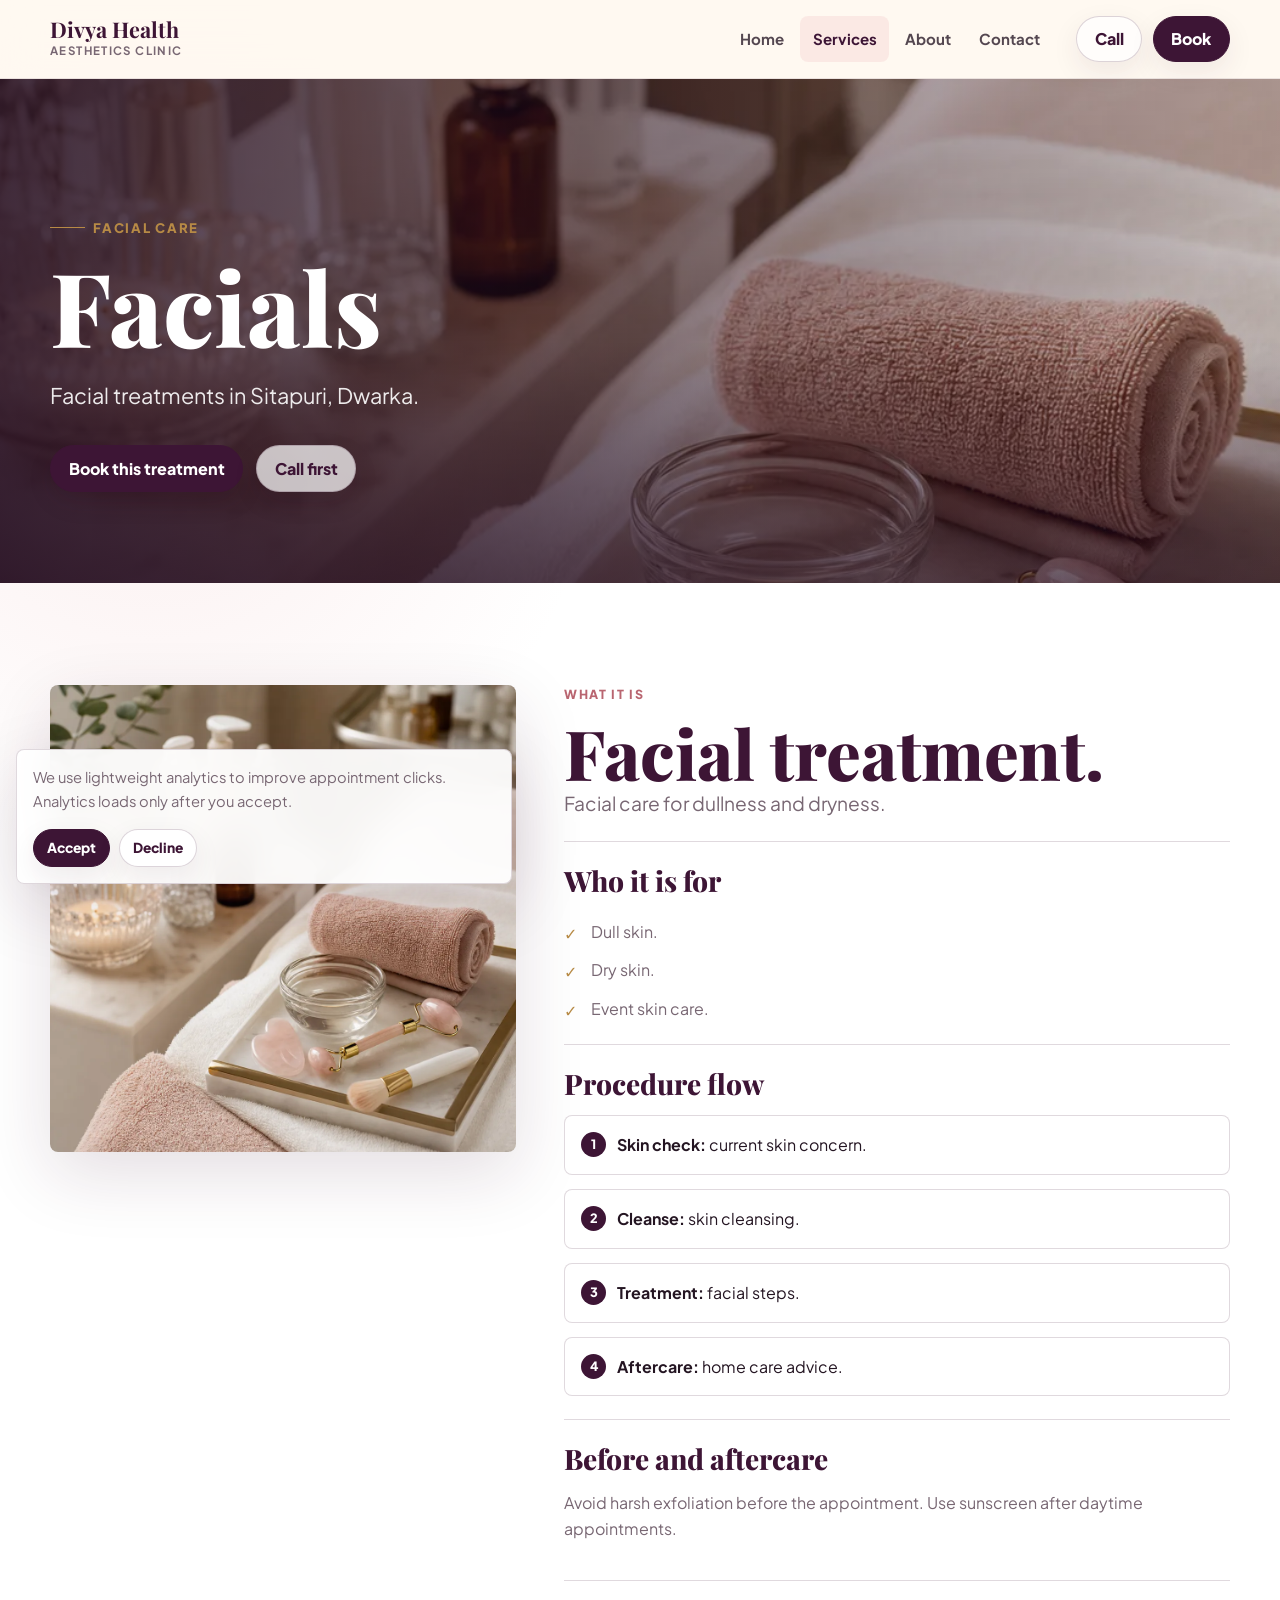
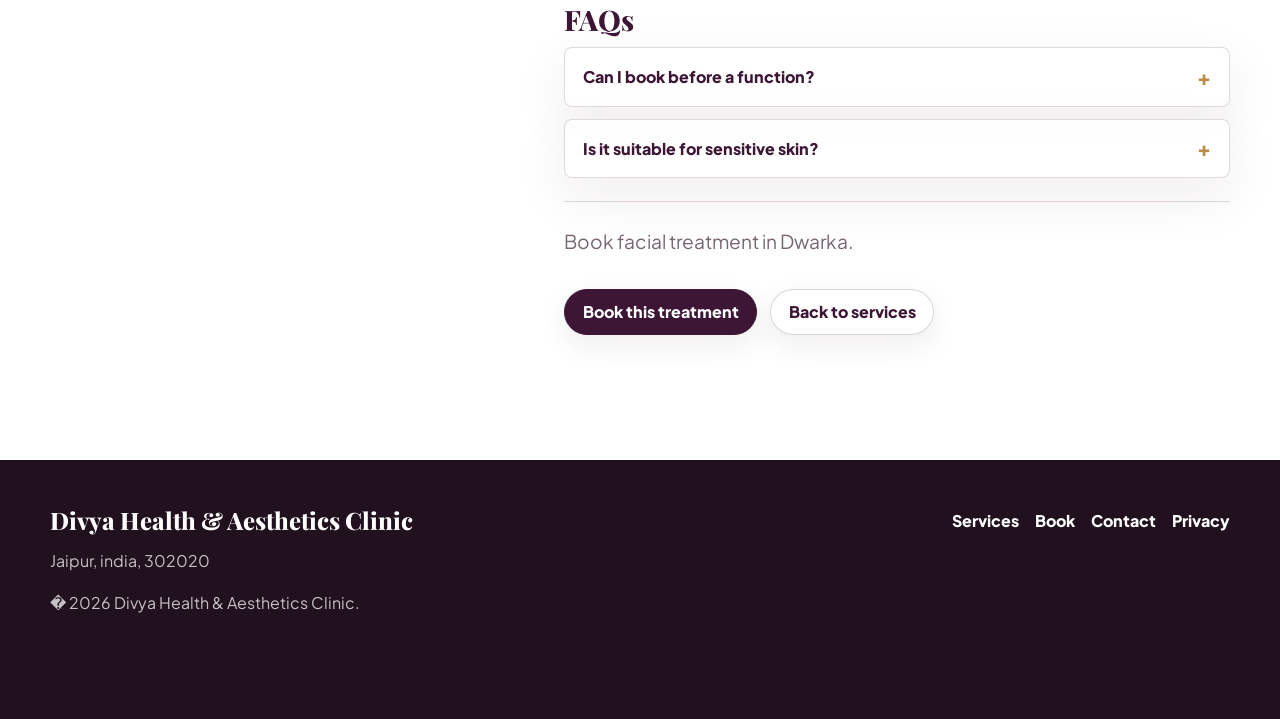
<file: services/glow-facial/index.html>
<!doctype html>
<html lang="en-IN">
  <head>
    <meta charset="utf-8">
    <meta name="viewport" content="width=device-width, initial-scale=1">
    <title>Facials in Dwarka | Divya Health & Aesthetics Clinic</title>
    <meta name="description" content="Facial treatments in Sitapuri, Dwarka.">
    <meta name="theme-color" content="#3d1535">
    <link rel="canonical" href="https://divya-health-aesthetics.gitlab.io/services/glow-facial/">
    <link rel="preconnect" href="https://fonts.googleapis.com">
    <link rel="preconnect" href="https://fonts.gstatic.com" crossorigin>
    <link href="https://fonts.googleapis.com/css2?family=Noto+Sans+Devanagari:wght@600;700&family=Playfair+Display:ital,wght@0,400..900;1,400..900&family=Plus+Jakarta+Sans:ital,wght@0,200..800;1,200..800&display=swap" rel="stylesheet">
    <link rel="stylesheet" href="../../assets/site.css">
  </head>
  <body>
    <a class="skip-link" href="#main">Skip to content</a>
    <header class="site-header">
      <div class="nav-shell">
        <a class="brand" href="../../index.html" aria-label="Divya Health & Aesthetics Clinic home">
          <span class="brand-mark">Divya Health</span>
          <span class="brand-sub">Aesthetics Clinic</span>
        </a>
        <button class="menu-toggle" type="button" data-menu-toggle aria-label="Open menu" aria-expanded="false"><span aria-hidden="true"></span></button>
        <nav class="primary-nav" data-primary-nav aria-label="Primary navigation">
          <a href="../../index.html">Home</a>
          <a href="../index.html" aria-current="page">Services</a>
          <a href="../../about/index.html">About</a>
          <a href="../../contact/index.html">Contact</a>
        </nav>
        <div class="nav-actions">
          <a class="button ghost" href="tel:+917740984712" data-track="call_click" data-track-label="header">Call</a>
          <a class="button primary" href="../../book/index.html?service=Facials" data-track="book_click" data-track-label="header">Book</a>
        </div>
      </div>
    </header>
    <main id="main" class="page">
      <section class="hero compact">
        <div class="hero-media">
          <img src="../../assets/facial-care.webp" alt="Facial treatment setup with towels and skincare tools" fetchpriority="high">
        </div>
        <div class="hero-inner">
          <div class="hero-copy" data-reveal>
            <span class="eyebrow">Facial care</span>
            <h1>Facials</h1>
            <p class="subtitle">Facial treatments in Sitapuri, Dwarka.</p>
            <div class="hero-actions">
              <a class="button primary" href="../../book/index.html?service=Facials" data-track="book_click" data-track-label="facial_hero">Book this treatment</a>
              <a class="button ghost" href="tel:+917740984712" data-track="call_click" data-track-label="facial_hero">Call first</a>
            </div>
          </div>
        </div>
      </section>

      <section class="section">
        <div class="wrap detail-layout">
          <aside class="detail-media" data-reveal>
            <img src="../../assets/facial-care.webp" alt="Clean facial tools and skincare setup" loading="lazy">
          </aside>
          <div class="detail-content">
            <div class="detail-block" data-reveal>
              <p class="section-kicker">What it is</p>
              <h2>Facial treatment.</h2>
              <p class="lede">Facial care for dullness and dryness.</p>
            </div>
            <div class="detail-block" data-reveal>
              <h3>Who it is for</h3>
              <ul class="ticks">
                <li>Dull skin.</li>
                <li>Dry skin.</li>
                <li>Event skin care.</li>
              </ul>
            </div>
            <div class="detail-block" data-reveal>
              <h3>Procedure flow</h3>
              <ol class="timeline">
                <li><strong>Skin check:</strong> current skin concern.</li>
                <li><strong>Cleanse:</strong> skin cleansing.</li>
                <li><strong>Treatment:</strong> facial steps.</li>
                <li><strong>Aftercare:</strong> home care advice.</li>
              </ol>
            </div>
            <div class="detail-block" data-reveal>
              <h3>Before and aftercare</h3>
              <p class="muted">Avoid harsh exfoliation before the appointment. Use sunscreen after daytime appointments.</p>
            </div>
            <div class="detail-block faq-list" data-reveal>
              <h3>FAQs</h3>
              <article class="faq-item">
                <button class="faq-question" type="button" data-faq aria-expanded="false">Can I book before a function?</button>
                <div class="faq-answer">Yes. Book a few days before the function.</div>
              </article>
              <article class="faq-item">
                <button class="faq-question" type="button" data-faq aria-expanded="false">Is it suitable for sensitive skin?</button>
                <div class="faq-answer">Sensitivity is discussed before treatment.</div>
              </article>
            </div>
            <div class="detail-block" data-reveal>
              <p class="lede">Book facial treatment in Dwarka.</p>
              <div class="hero-actions">
                <a class="button primary" href="../../book/index.html?service=Facials" data-track="book_click" data-track-label="facial_detail">Book this treatment</a>
                <a class="button" href="../index.html">Back to services</a>
              </div>
            </div>
          </div>
        </div>
      </section>
    </main>

    <footer class="footer">
      <div class="footer-inner">
        <div>
          <h2>Divya Health & Aesthetics Clinic</h2>
          <p>Jaipur, india, 302020</p>
          <p>� <span data-year></span> Divya Health & Aesthetics Clinic.</p>
        </div>
        <div class="footer-links">
          <a href="../index.html">Services</a>
          <a href="../../book/index.html">Book</a>
          <a href="../../contact/index.html">Contact</a>
          <a href="../../privacy/index.html">Privacy</a>
        </div>
      </div>
    </footer>
    <nav class="mobile-bar" aria-label="Quick actions">
      <a href="tel:+917740984712" data-track="call_click" data-track-label="mobile_bar">Call</a>
      <a href="https://wa.me/917740984712" data-track="whatsapp_click" data-track-label="mobile_bar">WhatsApp</a>
      <a href="../../book/index.html?service=Facials" data-track="book_click" data-track-label="mobile_bar">Book</a>
    </nav>
    <div class="cookie-banner" data-cookie-banner role="dialog" aria-live="polite" aria-label="Analytics consent">
      <p>We use lightweight analytics to improve appointment clicks. Analytics loads only after you accept.</p>
      <div class="cookie-actions">
        <button class="button primary small" type="button" data-cookie-accept>Accept</button>
        <button class="button small" type="button" data-cookie-decline>Decline</button>
      </div>
    </div>
    <script src="../../assets/config.js" defer></script>
    <script src="../../assets/app.js" defer></script>
  </body>
</html>
</file>
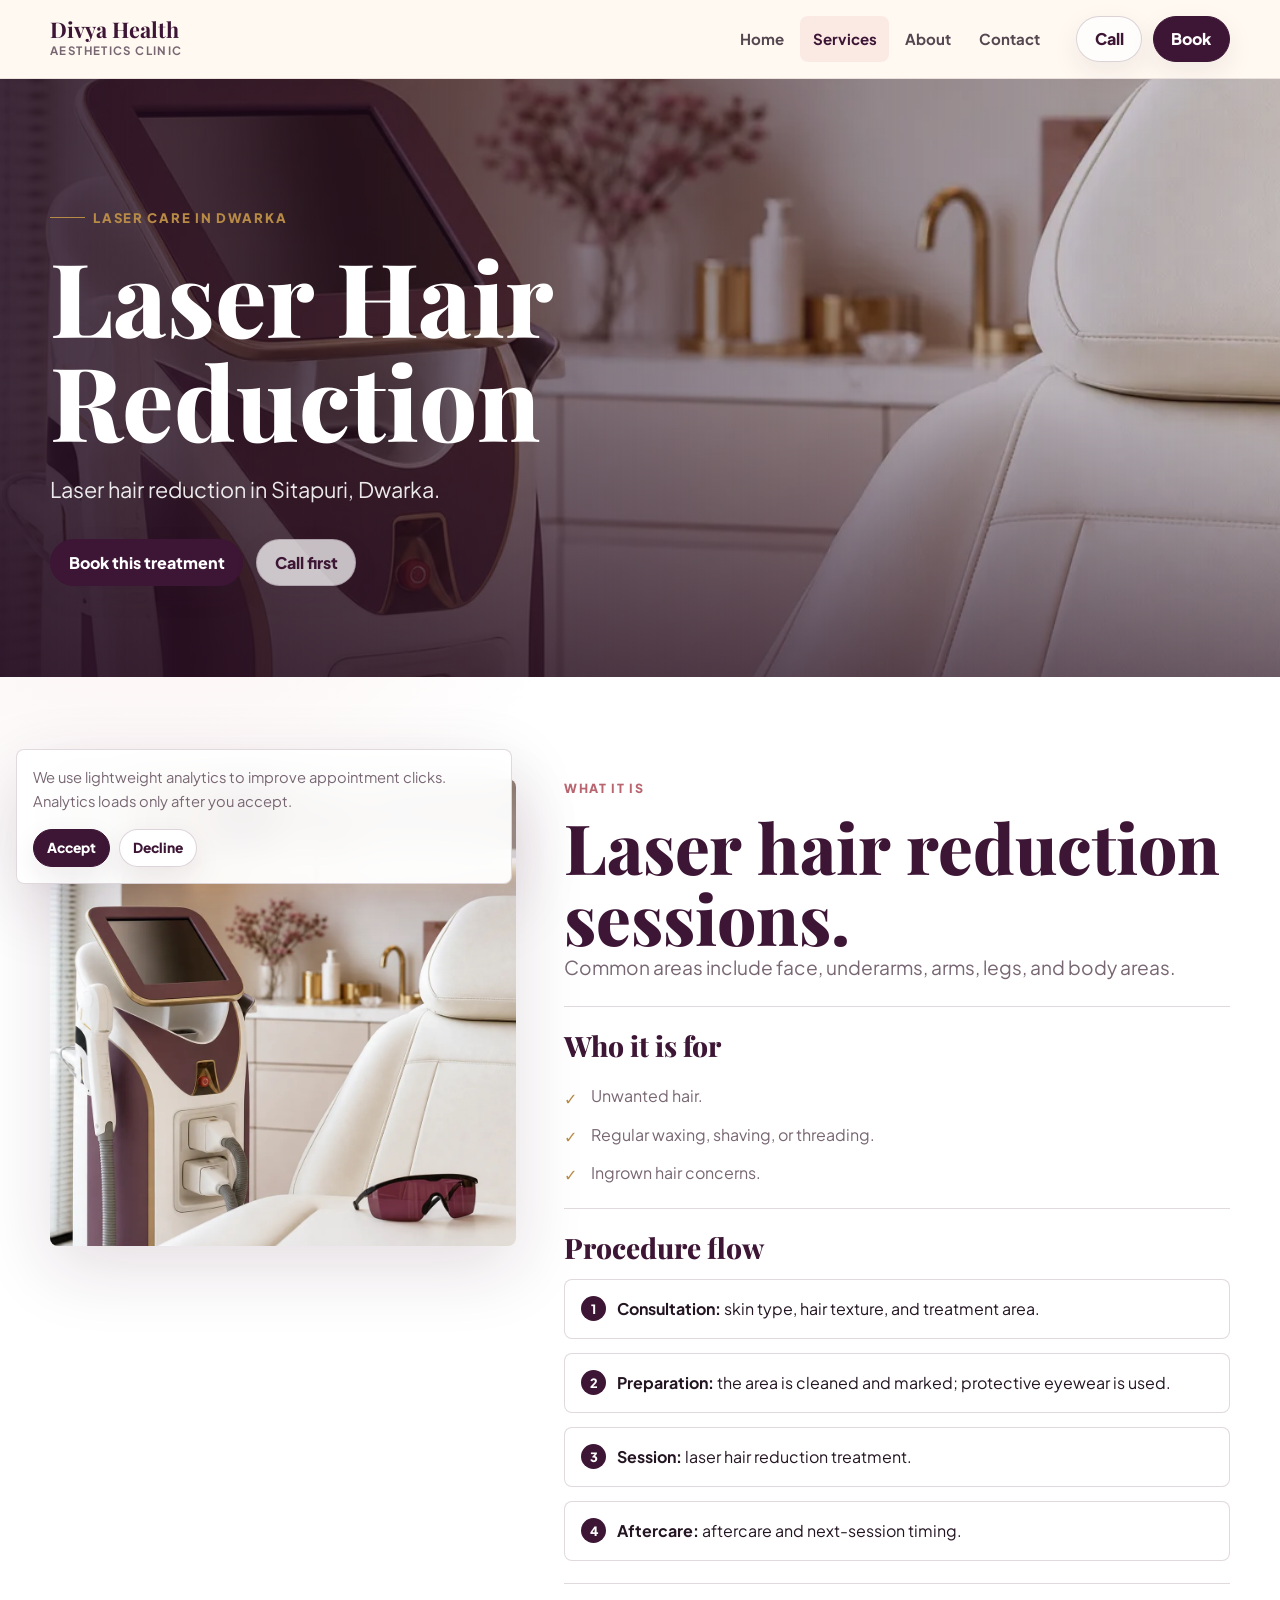
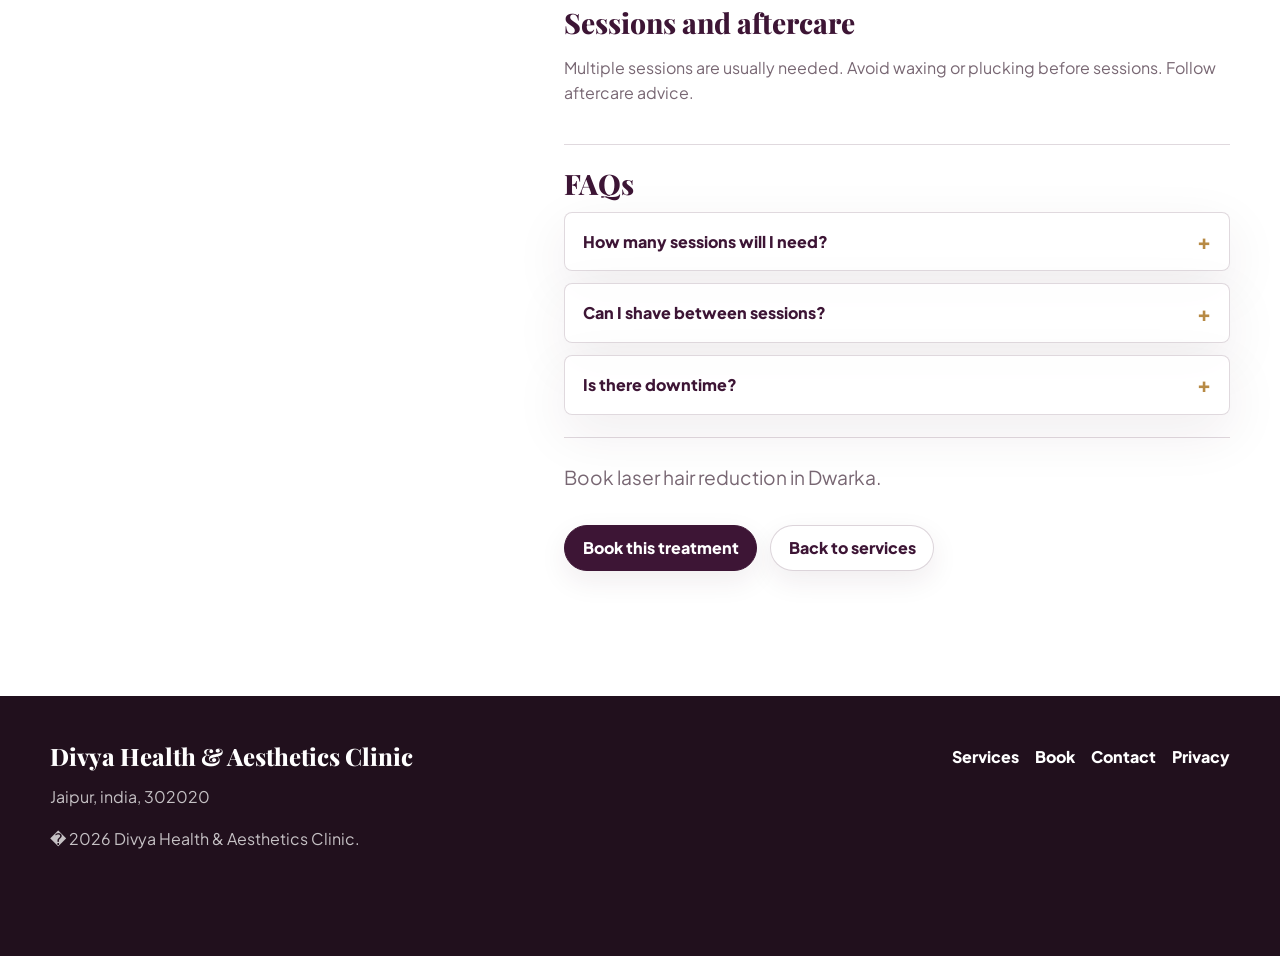
<file: services/laser-hair-reduction/index.html>
<!doctype html>
<html lang="en-IN">
  <head>
    <meta charset="utf-8">
    <meta name="viewport" content="width=device-width, initial-scale=1">
    <title>Laser Hair Reduction in Dwarka | Divya Health & Aesthetics Clinic</title>
    <meta name="description" content="Laser hair reduction sessions in Sitapuri, Dwarka.">
    <meta name="theme-color" content="#3d1535">
    <link rel="canonical" href="https://divya-health-aesthetics.gitlab.io/services/laser-hair-reduction/">
    <link rel="preconnect" href="https://fonts.googleapis.com">
    <link rel="preconnect" href="https://fonts.gstatic.com" crossorigin>
    <link href="https://fonts.googleapis.com/css2?family=Noto+Sans+Devanagari:wght@600;700&family=Playfair+Display:ital,wght@0,400..900;1,400..900&family=Plus+Jakarta+Sans:ital,wght@0,200..800;1,200..800&display=swap" rel="stylesheet">
    <link rel="stylesheet" href="../../assets/site.css">
  </head>
  <body>
    <a class="skip-link" href="#main">Skip to content</a>
    <header class="site-header">
      <div class="nav-shell">
        <a class="brand" href="../../index.html" aria-label="Divya Health & Aesthetics Clinic home">
          <span class="brand-mark">Divya Health</span>
          <span class="brand-sub">Aesthetics Clinic</span>
        </a>
        <button class="menu-toggle" type="button" data-menu-toggle aria-label="Open menu" aria-expanded="false"><span aria-hidden="true"></span></button>
        <nav class="primary-nav" data-primary-nav aria-label="Primary navigation">
          <a href="../../index.html">Home</a>
          <a href="../index.html" aria-current="page">Services</a>
          <a href="../../about/index.html">About</a>
          <a href="../../contact/index.html">Contact</a>
        </nav>
        <div class="nav-actions">
          <a class="button ghost" href="tel:+917740984712" data-track="call_click" data-track-label="header">Call</a>
          <a class="button primary" href="../../book/index.html?service=Laser%20Hair%20Reduction" data-track="book_click" data-track-label="header">Book</a>
        </div>
      </div>
    </header>

    <main id="main" class="page">
      <section class="hero compact">
        <div class="hero-media">
          <img src="../../assets/laser-room.webp" alt="Clean laser treatment room with modern equipment" fetchpriority="high">
        </div>
        <div class="hero-inner">
          <div class="hero-copy" data-reveal>
            <span class="eyebrow">Laser care in Dwarka</span>
            <h1>Laser Hair Reduction</h1>
            <p class="subtitle">Laser hair reduction in Sitapuri, Dwarka.</p>
            <div class="hero-actions">
              <a class="button primary" href="../../book/index.html?service=Laser%20Hair%20Reduction" data-track="book_click" data-track-label="laser_hero">Book this treatment</a>
              <a class="button ghost" href="tel:+917740984712" data-track="call_click" data-track-label="laser_hero">Call first</a>
            </div>
          </div>
        </div>
      </section>

      <section class="section">
        <div class="wrap detail-layout">
          <aside class="detail-media" data-reveal>
            <img src="../../assets/laser-room.webp" alt="Laser treatment equipment at an aesthetic clinic" loading="lazy">
          </aside>
          <div class="detail-content">
            <div class="detail-block" data-reveal>
              <p class="section-kicker">What it is</p>
              <h2>Laser hair reduction sessions.</h2>
              <p class="lede">Common areas include face, underarms, arms, legs, and body areas.</p>
            </div>
            <div class="detail-block" data-reveal>
              <h3>Who it is for</h3>
              <ul class="ticks">
                <li>Unwanted hair.</li>
                <li>Regular waxing, shaving, or threading.</li>
                <li>Ingrown hair concerns.</li>
              </ul>
            </div>
            <div class="detail-block" data-reveal>
              <h3>Procedure flow</h3>
              <ol class="timeline">
                <li><strong>Consultation:</strong> skin type, hair texture, and treatment area.</li>
                <li><strong>Preparation:</strong> the area is cleaned and marked; protective eyewear is used.</li>
                <li><strong>Session:</strong> laser hair reduction treatment.</li>
                <li><strong>Aftercare:</strong> aftercare and next-session timing.</li>
              </ol>
            </div>
            <div class="detail-block" data-reveal>
              <h3>Sessions and aftercare</h3>
              <p class="muted">Multiple sessions are usually needed. Avoid waxing or plucking before sessions. Follow aftercare advice.</p>
            </div>
            <div class="detail-block faq-list" data-reveal>
              <h3>FAQs</h3>
              <article class="faq-item">
                <button class="faq-question" type="button" data-faq aria-expanded="false">How many sessions will I need?</button>
                <div class="faq-answer">It depends on area, hair thickness, skin type, and growth cycle.</div>
              </article>
              <article class="faq-item">
                <button class="faq-question" type="button" data-faq aria-expanded="false">Can I shave between sessions?</button>
                <div class="faq-answer">Shaving is usually preferred over waxing or plucking between sessions.</div>
              </article>
              <article class="faq-item">
                <button class="faq-question" type="button" data-faq aria-expanded="false">Is there downtime?</button>
                <div class="faq-answer">Mild redness or warmth can happen. Follow aftercare advice.</div>
              </article>
            </div>
            <div class="detail-block" data-reveal>
              <p class="lede">Book laser hair reduction in Dwarka.</p>
              <div class="hero-actions">
                <a class="button primary" href="../../book/index.html?service=Laser%20Hair%20Reduction" data-track="book_click" data-track-label="laser_detail">Book this treatment</a>
                <a class="button" href="../index.html">Back to services</a>
              </div>
            </div>
          </div>
        </div>
      </section>
    </main>

    <footer class="footer">
      <div class="footer-inner">
        <div>
          <h2>Divya Health & Aesthetics Clinic</h2>
          <p>Jaipur, india, 302020</p>
          <p>� <span data-year></span> Divya Health & Aesthetics Clinic.</p>
        </div>
        <div class="footer-links">
          <a href="../index.html">Services</a>
          <a href="../../book/index.html">Book</a>
          <a href="../../contact/index.html">Contact</a>
          <a href="../../privacy/index.html">Privacy</a>
        </div>
      </div>
    </footer>
    <nav class="mobile-bar" aria-label="Quick actions">
      <a href="tel:+917740984712" data-track="call_click" data-track-label="mobile_bar">Call</a>
      <a href="https://wa.me/917740984712" data-track="whatsapp_click" data-track-label="mobile_bar">WhatsApp</a>
      <a href="../../book/index.html?service=Laser%20Hair%20Reduction" data-track="book_click" data-track-label="mobile_bar">Book</a>
    </nav>
    <div class="cookie-banner" data-cookie-banner role="dialog" aria-live="polite" aria-label="Analytics consent">
      <p>We use lightweight analytics to improve appointment clicks. Analytics loads only after you accept.</p>
      <div class="cookie-actions">
        <button class="button primary small" type="button" data-cookie-accept>Accept</button>
        <button class="button small" type="button" data-cookie-decline>Decline</button>
      </div>
    </div>
    <script src="../../assets/config.js" defer></script>
    <script src="../../assets/app.js" defer></script>
  </body>
</html>
</file>
<file: assets/site.css>
:root {
  --ivory: #fff9f1;
  --paper: #ffffff;
  --soft-ivory: #f7ecdf;
  --blush: #f3d0d0;
  --rose: #b96570;
  --plum: #3d1535;
  --plum-2: #682454;
  --gold: #b78a45;
  --sage: #637763;
  --ink: #241522;
  --muted: #786773;
  --line: rgba(61, 21, 53, 0.16);
  --shadow: 0 22px 70px rgba(61, 21, 53, 0.14);
  --radius: 8px;
  --max: 1180px;
  --header-h: 78px;
}

* {
  box-sizing: border-box;
}

html {
  scroll-behavior: smooth;
}

body {
  margin: 0;
  color: var(--ink);
  background:
    radial-gradient(circle at 12% 18%, rgba(243, 208, 208, 0.34), transparent 28rem),
    linear-gradient(180deg, var(--ivory), #fff 34rem);
  font-family: "Plus Jakarta Sans", "Noto Sans Devanagari", ui-sans-serif, system-ui, -apple-system, BlinkMacSystemFont, "Segoe UI", sans-serif;
  line-height: 1.6;
  text-rendering: optimizeLegibility;
}

body.nav-open,
body.modal-open {
  overflow: hidden;
}

img {
  display: block;
  max-width: 100%;
}

a {
  color: inherit;
  text-decoration: none;
}

button,
input,
select,
textarea {
  font: inherit;
}

::selection {
  color: #fff;
  background: var(--plum);
}

.skip-link {
  position: fixed;
  left: 1rem;
  top: -4rem;
  z-index: 1000;
  padding: 0.75rem 1rem;
  color: #fff;
  background: var(--plum);
  border-radius: var(--radius);
}

.skip-link:focus {
  top: 1rem;
}

.site-header {
  position: sticky;
  top: 0;
  z-index: 100;
  border-bottom: 1px solid rgba(61, 21, 53, 0.1);
  background: rgba(255, 249, 241, 0.88);
  backdrop-filter: blur(18px);
}

.nav-shell {
  width: min(100% - 2rem, var(--max));
  min-height: var(--header-h);
  margin: 0 auto;
  display: flex;
  align-items: center;
  gap: 1.5rem;
}

.brand {
  display: grid;
  gap: 0.05rem;
  margin-right: auto;
}

.brand-mark {
  color: var(--plum);
  font-family: "Playfair Display", serif;
  font-size: clamp(1.05rem, 2vw, 1.35rem);
  font-weight: 700;
  line-height: 1.05;
}

.brand-sub {
  color: var(--muted);
  font-size: 0.72rem;
  font-weight: 700;
  letter-spacing: 0.12em;
  text-transform: uppercase;
}

.primary-nav {
  display: flex;
  align-items: center;
  gap: 0.2rem;
}

.primary-nav a {
  position: relative;
  padding: 0.7rem 0.78rem;
  color: rgba(36, 21, 34, 0.78);
  font-size: 0.94rem;
  font-weight: 700;
  border-radius: var(--radius);
}

.primary-nav a:hover,
.primary-nav a:focus-visible,
.primary-nav a[aria-current="page"] {
  color: var(--plum);
  background: rgba(243, 208, 208, 0.38);
  outline: 0;
}

.nav-actions {
  display: flex;
  align-items: center;
  gap: 0.65rem;
}

.menu-toggle {
  display: none;
  width: 2.75rem;
  height: 2.75rem;
  align-items: center;
  justify-content: center;
  color: var(--plum);
  background: #fff;
  border: 1px solid var(--line);
  border-radius: 999px;
  cursor: pointer;
}

.menu-toggle span {
  width: 1.12rem;
  height: 0.12rem;
  background: currentColor;
  box-shadow: 0 0.42rem 0 currentColor, 0 -0.42rem 0 currentColor;
}

.button {
  display: inline-flex;
  min-height: 2.9rem;
  align-items: center;
  justify-content: center;
  gap: 0.45rem;
  padding: 0.78rem 1.1rem;
  color: var(--plum);
  background: #fff;
  border: 1px solid rgba(61, 21, 53, 0.18);
  border-radius: 999px;
  font-weight: 800;
  line-height: 1;
  box-shadow: 0 10px 28px rgba(61, 21, 53, 0.08);
  cursor: pointer;
  transition: transform 180ms ease, box-shadow 180ms ease, background 180ms ease, color 180ms ease;
}

.button:hover,
.button:focus-visible {
  transform: translateY(-2px);
  outline: 0;
  box-shadow: 0 18px 42px rgba(61, 21, 53, 0.16);
}

.button.primary {
  color: #fff;
  background: var(--plum);
  border-color: var(--plum);
}

.button.primary:hover,
.button.primary:focus-visible {
  background: var(--plum-2);
}

.button.gold {
  color: #fff;
  background: var(--gold);
  border-color: var(--gold);
}

.button.ghost {
  background: rgba(255, 255, 255, 0.72);
}

.button.small {
  min-height: 2.35rem;
  padding: 0.62rem 0.82rem;
  font-size: 0.86rem;
}

.page {
  overflow: hidden;
}

.hero {
  position: relative;
  min-height: 88svh;
  display: flex;
  align-items: end;
  isolation: isolate;
  color: #fff;
  background: var(--plum);
}

.hero.compact {
  min-height: 56svh;
}

.hero-media {
  position: absolute;
  inset: 0;
  z-index: -2;
  overflow: hidden;
}

.hero-media img {
  width: 100%;
  height: 100%;
  object-fit: cover;
  transform: scale(calc(1.04 + var(--hero-scroll, 0) * 0.04));
  transform-origin: 50% 50%;
}

.hero::after {
  position: absolute;
  inset: 0;
  z-index: -1;
  content: "";
  background:
    linear-gradient(90deg, rgba(36, 12, 31, 0.86), rgba(36, 12, 31, 0.54) 43%, rgba(36, 12, 31, 0.16)),
    linear-gradient(0deg, rgba(36, 12, 31, 0.55), transparent 48%);
}

.hero-inner {
  width: min(100% - 2rem, var(--max));
  margin: 0 auto;
  padding: 7.5rem 0 5.7rem;
}

.hero-copy {
  max-width: 720px;
}

.eyebrow {
  display: inline-flex;
  align-items: center;
  gap: 0.5rem;
  color: var(--gold);
  font-size: 0.82rem;
  font-weight: 900;
  letter-spacing: 0.13em;
  text-transform: uppercase;
}

.eyebrow::before {
  width: 2.2rem;
  height: 1px;
  content: "";
  background: currentColor;
}

h1,
h2,
h3,
.display {
  margin: 0;
  color: var(--plum);
  font-family: "Playfair Display", "Noto Sans Devanagari", serif;
  font-weight: 800;
  line-height: 1.02;
  letter-spacing: 0;
}

.hero h1,
.hero .display {
  max-width: 860px;
  margin-top: 1rem;
  color: #fff;
  font-size: clamp(3.1rem, 8vw, 7.4rem);
}

.hero .subtitle {
  max-width: 670px;
  margin: 1.25rem 0 0;
  color: rgba(255, 255, 255, 0.9);
  font-size: clamp(1.05rem, 2.1vw, 1.35rem);
}

.hindi-line {
  display: inline-block;
  margin-top: 1.1rem;
  color: #ffe6c1;
  font-family: "Noto Sans Devanagari", "Plus Jakarta Sans", sans-serif;
  font-size: clamp(1.18rem, 2.4vw, 1.72rem);
  font-weight: 700;
}

.hero-actions {
  display: flex;
  flex-wrap: wrap;
  gap: 0.8rem;
  margin-top: 2rem;
}

.hero-note {
  width: min(100% - 2rem, var(--max));
  margin: -2.6rem auto 0;
  position: relative;
  z-index: 2;
  display: grid;
  grid-template-columns: repeat(4, 1fr);
  gap: 1px;
  overflow: hidden;
  border: 1px solid rgba(255, 255, 255, 0.58);
  border-radius: var(--radius);
  background: rgba(255, 255, 255, 0.44);
  box-shadow: var(--shadow);
  backdrop-filter: blur(18px);
}

.trust-item {
  min-height: 5.2rem;
  padding: 1rem;
  display: grid;
  align-content: center;
  gap: 0.08rem;
  background: rgba(255, 249, 241, 0.92);
}

.trust-item strong {
  color: var(--plum);
  font-size: 1.05rem;
  line-height: 1.2;
}

.trust-item span {
  color: var(--muted);
  font-size: 0.88rem;
}

.section {
  padding: clamp(4.4rem, 8vw, 7.5rem) 0;
}

.section.tint {
  background: linear-gradient(180deg, rgba(247, 236, 223, 0.74), rgba(255, 255, 255, 0.95));
}

/* ── Doctor 3D Section ─────────────────────────────────────── */
.doctor-3d-section {
  position: relative;
  overflow: hidden;
  background:
    linear-gradient(135deg, #1a0a16 0%, #2d1228 40%, #3d1535 70%, #1e0e1b 100%);
  isolation: isolate;
}

.doctor-3d-section h2,
.doctor-3d-section h3 {
  color: #fff;
}

.doctor-3d-section .section-kicker {
  color: var(--gold);
}

.doctor-3d-section .lede,
.doctor-3d-section .ticks li {
  color: rgba(255, 255, 255, 0.82);
}

.doctor-3d-section .story-panel {
  background: rgba(255, 255, 255, 0.06);
  border: 1px solid rgba(255, 255, 255, 0.12);
  backdrop-filter: blur(20px);
}

.doctor-3d-section .ticks li::before {
  color: var(--gold);
}

/* 3D background layer */
.doctor-3d-bg {
  position: absolute;
  inset: 0;
  z-index: 0;
  pointer-events: none;
}

/* Perspective grid floor */
.doctor-3d-grid {
  position: absolute;
  inset: 0;
  background-image:
    linear-gradient(rgba(183, 138, 69, 0.12) 1px, transparent 1px),
    linear-gradient(90deg, rgba(183, 138, 69, 0.12) 1px, transparent 1px);
  background-size: 60px 60px;
  transform: perspective(900px) rotateX(55deg) scale(2.5) translateY(20%);
  transform-origin: 50% 100%;
  mask-image: linear-gradient(to top, rgba(0,0,0,0.5) 0%, transparent 55%);
  -webkit-mask-image: linear-gradient(to top, rgba(0,0,0,0.5) 0%, transparent 55%);
}

/* Glowing orbs */
.doctor-3d-orb {
  position: absolute;
  border-radius: 50%;
  filter: blur(80px);
  animation: orbFloat 8s ease-in-out infinite alternate;
}

.orb-1 {
  width: 500px;
  height: 500px;
  top: -120px;
  right: -80px;
  background: radial-gradient(circle, rgba(183, 138, 69, 0.28) 0%, transparent 70%);
  animation-duration: 9s;
}

.orb-2 {
  width: 380px;
  height: 380px;
  bottom: -100px;
  left: 5%;
  background: radial-gradient(circle, rgba(185, 101, 112, 0.32) 0%, transparent 70%);
  animation-duration: 7s;
  animation-delay: -3s;
}

.orb-3 {
  width: 300px;
  height: 300px;
  top: 30%;
  left: 28%;
  background: radial-gradient(circle, rgba(104, 36, 84, 0.44) 0%, transparent 70%);
  animation-duration: 11s;
  animation-delay: -5s;
}

@keyframes orbFloat {
  0%   { transform: translateY(0px) scale(1); }
  100% { transform: translateY(-30px) scale(1.08); }
}

/* 3D portrait frame */
.portrait-frame-3d {
  position: relative;
  transform-style: preserve-3d;
  perspective: 1200px;
  transition: transform 0.6s ease;
}

.portrait-3d:hover .portrait-frame-3d {
  transform: rotateY(-6deg) rotateX(3deg);
}

.portrait-frame-3d::before {
  content: "";
  position: absolute;
  inset: -3px;
  border-radius: calc(var(--radius) + 3px);
  background: linear-gradient(135deg, var(--gold), var(--rose), var(--plum-2), var(--gold));
  background-size: 300% 300%;
  animation: borderShimmer 5s ease infinite;
  z-index: -1;
}

@keyframes borderShimmer {
  0%   { background-position: 0% 50%; }
  50%  { background-position: 100% 50%; }
  100% { background-position: 0% 50%; }
}

.portrait-frame-3d::after {
  content: "";
  position: absolute;
  inset: 0;
  border-radius: var(--radius);
  box-shadow:
    0 30px 80px rgba(0, 0, 0, 0.6),
    0 0 60px rgba(183, 138, 69, 0.2),
    inset 0 1px 0 rgba(255, 255, 255, 0.15);
  pointer-events: none;
}

.portrait-frame-3d img {
  display: block;
  width: 100%;
  min-height: 31rem;
  object-fit: cover;
  border-radius: var(--radius);
}

/* Ensure content sits above background */
.doctor-3d-section .wrap {
  position: relative;
  z-index: 1;
}

.section.plum {
  color: #fff;
  background:
    linear-gradient(135deg, rgba(61, 21, 53, 0.97), rgba(104, 36, 84, 0.96)),
    var(--plum);
}

.section.plum h2,
.section.plum h3 {
  color: #fff;
}

.section.plum .section-kicker,
.section.plum .muted,
.section.plum p {
  color: rgba(255, 255, 255, 0.78);
}

.wrap {
  width: min(100% - 2rem, var(--max));
  margin: 0 auto;
}

.section-head {
  display: grid;
  grid-template-columns: minmax(0, 0.98fr) minmax(18rem, 0.58fr);
  gap: 2rem;
  align-items: end;
  margin-bottom: clamp(2rem, 5vw, 3.2rem);
}

.section-head.center {
  display: block;
  max-width: 740px;
  margin-inline: auto;
  text-align: center;
}

.section-kicker {
  margin: 0 0 0.75rem;
  color: var(--rose);
  font-size: 0.78rem;
  font-weight: 900;
  letter-spacing: 0.13em;
  text-transform: uppercase;
}

.section h2 {
  font-size: clamp(2.35rem, 5.4vw, 4.8rem);
}

.section h3 {
  font-size: clamp(1.35rem, 2.2vw, 2rem);
  line-height: 1.08;
}

.lede {
  margin: 0;
  color: var(--muted);
  font-size: clamp(1.02rem, 2vw, 1.2rem);
}

.muted {
  color: var(--muted);
}

.mt-24 {
  margin-top: 1.4rem;
}

.stroke {
  position: relative;
  display: inline-block;
}

.stroke::after {
  position: absolute;
  left: 0;
  right: -0.12em;
  bottom: 0.04em;
  z-index: -1;
  height: 0.26em;
  content: "";
  background: rgba(243, 208, 208, 0.72);
  transform: rotate(-1.4deg);
}

.grid {
  display: grid;
  gap: 1.1rem;
}

.grid.two {
  grid-template-columns: repeat(2, minmax(0, 1fr));
}

.grid.three {
  grid-template-columns: repeat(3, minmax(0, 1fr));
}

.grid.four {
  grid-template-columns: repeat(4, minmax(0, 1fr));
}

.service-card,
.story-panel,
.testimonial,
.info-panel,
.faq-item,
.contact-tile,
.booking-panel,
.privacy-panel {
  border: 1px solid var(--line);
  border-radius: var(--radius);
  background: rgba(255, 255, 255, 0.82);
  box-shadow: 0 18px 54px rgba(61, 21, 53, 0.08);
}

.service-card {
  min-height: 100%;
  display: grid;
  grid-template-rows: auto 1fr;
  overflow: hidden;
  transition: transform 180ms ease, box-shadow 180ms ease, border-color 180ms ease;
}

.service-card:hover,
.service-card:focus-within {
  transform: translateY(-5px);
  border-color: rgba(183, 138, 69, 0.44);
  box-shadow: 0 24px 70px rgba(61, 21, 53, 0.16);
}

.service-card img {
  width: 100%;
  aspect-ratio: 4 / 3;
  object-fit: cover;
}

.service-body {
  padding: 1.1rem;
  display: grid;
  gap: 0.7rem;
}

.service-meta {
  display: flex;
  flex-wrap: wrap;
  gap: 0.45rem;
}

.pill {
  display: inline-flex;
  width: fit-content;
  align-items: center;
  justify-content: center;
  padding: 0.35rem 0.62rem;
  color: var(--plum);
  background: rgba(243, 208, 208, 0.48);
  border-radius: 999px;
  font-size: 0.78rem;
  font-weight: 800;
}

.pill.gold {
  color: #5c4016;
  background: rgba(183, 138, 69, 0.18);
}

.pill.sage {
  color: #2f4631;
  background: rgba(99, 119, 99, 0.16);
}

.link-arrow {
  display: inline-flex;
  align-items: center;
  gap: 0.35rem;
  width: fit-content;
  color: var(--plum);
  font-weight: 900;
}

.link-arrow::after {
  content: "->";
  transition: transform 180ms ease;
}

.link-arrow:hover::after,
.link-arrow:focus-visible::after {
  transform: translateX(0.18rem);
}

.story-split {
  display: grid;
  grid-template-columns: minmax(0, 0.78fr) minmax(0, 1fr);
  gap: clamp(1.3rem, 4vw, 3rem);
  align-items: center;
}

.portrait-stack {
  position: relative;
}

.portrait-stack img {
  width: 100%;
  min-height: 31rem;
  object-fit: cover;
  border-radius: var(--radius);
  box-shadow: var(--shadow);
}

.portrait-note {
  position: absolute;
  right: -1rem;
  bottom: 1.3rem;
  width: min(17rem, 70%);
  padding: 1rem;
  color: #fff;
  background: var(--plum);
  border: 1px solid rgba(255, 255, 255, 0.18);
  border-radius: var(--radius);
  box-shadow: 0 18px 44px rgba(61, 21, 53, 0.22);
}

.story-panel {
  padding: clamp(1.3rem, 3vw, 2.2rem);
}

.ticks {
  display: grid;
  gap: 0.8rem;
  margin: 1.4rem 0 0;
  padding: 0;
  list-style: none;
}

.ticks li {
  position: relative;
  padding-left: 1.7rem;
  color: var(--muted);
}

.ticks li::before {
  position: absolute;
  left: 0;
  top: 0.14rem;
  color: var(--gold);
  content: "✓";
  font-weight: 900;
}

.testimonials {
  display: grid;
  grid-template-columns: repeat(3, minmax(0, 1fr));
  gap: 1.1rem;
}

.testimonial {
  min-height: 100%;
  padding: 1.3rem;
}

.stars {
  color: var(--gold);
  font-size: 1rem;
  letter-spacing: 0;
}

.testimonial p {
  margin: 0.8rem 0 1rem;
  color: var(--muted);
}

.testimonial cite {
  color: var(--plum);
  font-style: normal;
  font-weight: 900;
}

.instagram-strip {
  display: grid;
  grid-template-columns: 1.2fr repeat(4, 1fr);
  gap: 0.75rem;
  align-items: stretch;
}

.insta-copy {
  min-height: 13rem;
  padding: 1.2rem;
  color: #fff;
  background: var(--plum);
  border-radius: var(--radius);
  display: grid;
  align-content: end;
}

.insta-copy h3 {
  color: #fff;
}

.insta-tile {
  min-height: 13rem;
  border-radius: var(--radius);
  overflow: hidden;
  background: var(--soft-ivory);
}

.insta-tile img {
  width: 100%;
  height: 100%;
  object-fit: cover;
}

.location-grid {
  display: grid;
  grid-template-columns: minmax(0, 1fr) minmax(20rem, 0.64fr);
  gap: 1.2rem;
  align-items: stretch;
}

.map-frame {
  min-height: 27rem;
  overflow: hidden;
  border: 0;
  border-radius: var(--radius);
  box-shadow: var(--shadow);
  background: var(--soft-ivory);
}

.map-frame iframe {
  width: 100%;
  height: 100%;
  min-height: 27rem;
  border: 0;
}

.info-panel {
  padding: 1.4rem;
}

.info-list {
  display: grid;
  gap: 1rem;
  margin: 1.2rem 0;
}

.info-row {
  display: grid;
  grid-template-columns: 7rem 1fr;
  gap: 1rem;
  padding-bottom: 1rem;
  border-bottom: 1px solid var(--line);
}

.info-row:last-child {
  border-bottom: 0;
  padding-bottom: 0;
}

.info-row strong {
  color: var(--plum);
}

.filter-bar {
  display: flex;
  flex-wrap: wrap;
  gap: 0.55rem;
  margin: -1rem 0 2rem;
}

.filter-button {
  min-height: 2.5rem;
  padding: 0.58rem 0.9rem;
  color: var(--plum);
  background: #fff;
  border: 1px solid var(--line);
  border-radius: 999px;
  font-weight: 900;
  cursor: pointer;
}

.filter-button[aria-pressed="true"] {
  color: #fff;
  background: var(--plum);
  border-color: var(--plum);
}

.service-card.is-hidden {
  display: none;
}

.detail-layout {
  display: grid;
  grid-template-columns: minmax(0, 0.7fr) minmax(0, 1fr);
  gap: clamp(1.4rem, 4vw, 3rem);
  align-items: start;
}

.detail-media {
  position: sticky;
  top: calc(var(--header-h) + 1.4rem);
}

.detail-media img {
  width: 100%;
  border-radius: var(--radius);
  box-shadow: var(--shadow);
}

.detail-content {
  display: grid;
  gap: 1.5rem;
}

.detail-block {
  padding-bottom: 1.4rem;
  border-bottom: 1px solid var(--line);
}

.detail-block:last-child {
  border-bottom: 0;
}

.timeline {
  counter-reset: step;
  display: grid;
  gap: 0.9rem;
  margin: 1rem 0 0;
  padding: 0;
  list-style: none;
}

.timeline li {
  position: relative;
  padding: 1rem 1rem 1rem 3.25rem;
  border: 1px solid var(--line);
  border-radius: var(--radius);
  background: rgba(255, 255, 255, 0.76);
}

.timeline li::before {
  counter-increment: step;
  content: counter(step);
  position: absolute;
  left: 1rem;
  top: 1rem;
  width: 1.55rem;
  height: 1.55rem;
  display: grid;
  place-items: center;
  color: #fff;
  background: var(--plum);
  border-radius: 999px;
  font-size: 0.8rem;
  font-weight: 900;
}

.faq-list {
  display: grid;
  gap: 0.75rem;
}

.faq-item {
  overflow: hidden;
}

.faq-question {
  width: 100%;
  padding: 1rem 1.1rem;
  display: flex;
  align-items: center;
  justify-content: space-between;
  gap: 1rem;
  color: var(--plum);
  background: transparent;
  border: 0;
  font-weight: 900;
  text-align: left;
  cursor: pointer;
}

.faq-question::after {
  content: "+";
  color: var(--gold);
  font-size: 1.3rem;
  line-height: 1;
}

.faq-question[aria-expanded="true"]::after {
  content: "-";
}

.faq-answer {
  display: none;
  padding: 0 1.1rem 1rem;
  color: var(--muted);
}

.faq-question[aria-expanded="true"] + .faq-answer {
  display: block;
}

.booking-grid {
  display: grid;
  grid-template-columns: minmax(0, 1.04fr) minmax(18rem, 0.62fr);
  gap: 1.2rem;
  align-items: start;
}

.booking-panel {
  padding: clamp(1.2rem, 3vw, 2rem);
}

.form-grid {
  display: grid;
  grid-template-columns: repeat(2, minmax(0, 1fr));
  gap: 0.9rem;
}

.field {
  display: grid;
  gap: 0.38rem;
}

.field.full {
  grid-column: 1 / -1;
}

.field label {
  color: var(--plum);
  font-size: 0.86rem;
  font-weight: 900;
}

.field input,
.field select,
.field textarea {
  width: 100%;
  min-height: 3rem;
  padding: 0.75rem 0.85rem;
  color: var(--ink);
  background: rgba(255, 249, 241, 0.74);
  border: 1px solid var(--line);
  border-radius: var(--radius);
  outline: 0;
}

.field textarea {
  min-height: 7.2rem;
  resize: vertical;
}

.field input:focus,
.field select:focus,
.field textarea:focus {
  border-color: var(--gold);
  box-shadow: 0 0 0 4px rgba(183, 138, 69, 0.12);
}

.honeypot {
  position: absolute;
  left: -9999px;
}

.booking-frame {
  width: 100%;
  min-height: 42rem;
  border: 1px solid var(--line);
  border-radius: var(--radius);
  background: #fff;
}

.hours-table {
  width: 100%;
  border-collapse: collapse;
  color: var(--muted);
}

.hours-table th,
.hours-table td {
  padding: 0.72rem 0;
  border-bottom: 1px solid var(--line);
  text-align: left;
}

.hours-table th {
  color: var(--plum);
  font-weight: 900;
}

.contact-tiles {
  display: grid;
  grid-template-columns: repeat(3, minmax(0, 1fr));
  gap: 1rem;
}

.contact-tile {
  padding: 1.2rem;
}

.privacy-panel {
  max-width: 850px;
  margin: 0 auto;
  padding: clamp(1.25rem, 3vw, 2.2rem);
}

.privacy-panel h2 {
  margin-top: 2rem;
  font-size: clamp(1.7rem, 3vw, 2.5rem);
}

.footer {
  color: rgba(255, 255, 255, 0.74);
  background: #21101d;
}

.footer-inner {
  width: min(100% - 2rem, var(--max));
  margin: 0 auto;
  padding: 3rem 0 5.5rem;
  display: grid;
  grid-template-columns: 1fr auto;
  gap: 2rem;
  align-items: start;
}

.footer h2,
.footer h3 {
  color: #fff;
}

.footer-links {
  display: flex;
  flex-wrap: wrap;
  gap: 0.45rem 1rem;
}

.footer a {
  color: #fff;
  font-weight: 800;
}

.mobile-bar {
  position: fixed;
  left: 0.75rem;
  right: 0.75rem;
  bottom: 0.75rem;
  z-index: 95;
  display: none;
  grid-template-columns: repeat(3, 1fr);
  gap: 0.35rem;
  padding: 0.4rem;
  background: rgba(33, 16, 29, 0.88);
  border: 1px solid rgba(255, 255, 255, 0.18);
  border-radius: var(--radius);
  box-shadow: 0 20px 58px rgba(33, 16, 29, 0.28);
  backdrop-filter: blur(18px);
}

.mobile-bar a {
  min-height: 2.8rem;
  display: grid;
  place-items: center;
  color: #fff;
  border-radius: calc(var(--radius) - 2px);
  font-size: 0.86rem;
  font-weight: 900;
}

.mobile-bar a:nth-child(2) {
  background: var(--sage);
}

.mobile-bar a:nth-child(3) {
  background: var(--gold);
}

.cookie-banner {
  position: fixed;
  left: 1rem;
  bottom: 1rem;
  z-index: 120;
  width: min(31rem, calc(100% - 2rem));
  padding: 1rem;
  display: none;
  gap: 1rem;
  color: var(--ink);
  background: rgba(255, 255, 255, 0.94);
  border: 1px solid var(--line);
  border-radius: var(--radius);
  box-shadow: var(--shadow);
  backdrop-filter: blur(18px);
}

.cookie-banner.is-visible {
  display: grid;
}

.cookie-banner p {
  margin: 0;
  color: var(--muted);
  font-size: 0.92rem;
}

.cookie-actions {
  display: flex;
  flex-wrap: wrap;
  gap: 0.55rem;
}

[data-reveal] {
  opacity: 0;
  transform: translateY(24px);
  transition: opacity 620ms ease, transform 620ms ease;
}

[data-reveal].is-visible {
  opacity: 1;
  transform: translateY(0);
}

@media (prefers-reduced-motion: reduce) {
  *,
  *::before,
  *::after {
    scroll-behavior: auto !important;
    transition-duration: 1ms !important;
    animation-duration: 1ms !important;
  }

  .hero-media img {
    transform: none;
  }

  [data-reveal] {
    opacity: 1;
    transform: none;
  }
}

@media (max-width: 980px) {
  .menu-toggle {
    display: inline-flex;
  }

  .primary-nav {
    position: fixed;
    inset: var(--header-h) 0 auto 0;
    display: none;
    padding: 1rem;
    background: rgba(255, 249, 241, 0.97);
    border-bottom: 1px solid var(--line);
    box-shadow: 0 22px 48px rgba(61, 21, 53, 0.12);
  }

  body.nav-open .primary-nav {
    display: grid;
  }

  .primary-nav a {
    padding: 0.9rem;
  }

  .nav-actions .button.ghost {
    display: none;
  }

  .hero-note,
  .grid.four,
  .grid.three,
  .testimonials,
  .instagram-strip,
  .contact-tiles {
    grid-template-columns: repeat(2, minmax(0, 1fr));
  }

  .section-head,
  .story-split,
  .location-grid,
  .detail-layout,
  .booking-grid,
  .footer-inner {
    grid-template-columns: 1fr;
  }

  .detail-media {
    position: static;
  }

  .portrait-note {
    right: 1rem;
  }
}

@media (max-width: 680px) {
  :root {
    --header-h: 70px;
  }

  .nav-shell {
    width: min(100% - 1rem, var(--max));
    gap: 0.75rem;
  }

  .brand-sub {
    display: none;
  }

  .nav-actions .button.primary {
    display: none;
  }

  .hero,
  .hero.compact {
    min-height: 82svh;
  }

  .hero-inner {
    width: min(100% - 1.25rem, var(--max));
    padding-bottom: 5.2rem;
  }

  .hero h1,
  .hero .display {
    font-size: clamp(2.65rem, 18vw, 4.8rem);
  }

  .hero-actions {
    align-items: stretch;
  }

  .hero-actions .button {
    flex: 1 1 12rem;
  }

  .hero-note,
  .grid.two,
  .grid.three,
  .grid.four,
  .testimonials,
  .instagram-strip,
  .contact-tiles,
  .form-grid {
    grid-template-columns: 1fr;
  }

  .section {
    padding: 4rem 0;
  }

  .section h2 {
    font-size: clamp(2.1rem, 12vw, 3.4rem);
  }

  .portrait-stack img {
    min-height: 22rem;
  }

  .portrait-note {
    position: static;
    width: 100%;
    margin-top: 0.75rem;
  }

  .info-row {
    grid-template-columns: 1fr;
    gap: 0.2rem;
  }

  .map-frame,
  .map-frame iframe {
    min-height: 22rem;
  }

  .footer-inner {
    padding-bottom: 6.2rem;
  }

  .mobile-bar {
    display: grid;
  }

  .cookie-banner {
    bottom: 5.4rem;
  }
}
</file>
